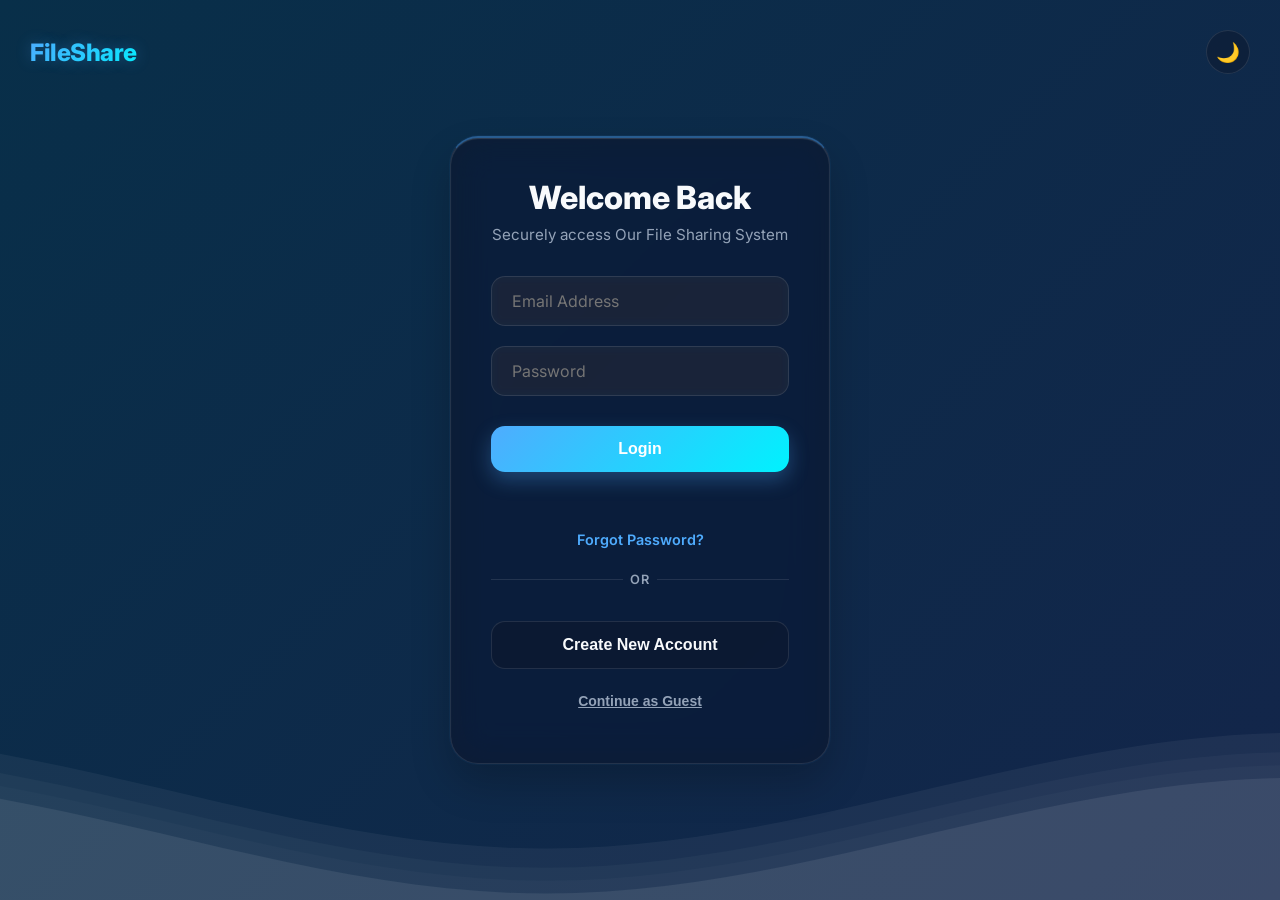
<file: Frontend/Dashboard/index.html>
<!DOCTYPE html>
<html lang="en">
<head>
  <meta charset="UTF-8">
  <meta name="viewport" content="width=device-width, initial-scale=1.0">
  <title>Dashboard - FileShare</title>
  <link href="https://fonts.googleapis.com/css2?family=Inter:wght@400;500;600;700&display=swap" rel="stylesheet">
  <link rel="stylesheet" href="https://cdnjs.cloudflare.com/ajax/libs/font-awesome/6.5.0/css/all.min.css">
  <link rel="stylesheet" href="style.css">
  <link rel="stylesheet" href="style_friends.css">
  <script>if (!localStorage.getItem('username')) window.location.href = '../Login page/index.html';</script>
  <style>
    /* Storage usage bar on dashboard */
    .storage-summary {
      background: var(--bg-glass);
      backdrop-filter: blur(16px) saturate(120%);
      -webkit-backdrop-filter: blur(16px) saturate(120%);
      border: 1px solid var(--border-glass);
      border-radius: 14px;
      padding: 16px 22px;
      box-shadow: 0 4px 16px rgba(0,0,0,0.08), var(--reflection);
      display: flex;
      align-items: center;
      gap: 16px;
      margin-bottom: 30px;
      flex-wrap: wrap;
    }
    .storage-icon { font-size: 22px; color: #4facfe; filter: drop-shadow(0 0 6px rgba(79,172,254,0.5)); }
    .storage-info { flex: 1; min-width: 180px; }
    .storage-label { font-size: 13px; font-weight: 600; color: var(--text-main); margin-bottom: 8px; display: flex; justify-content: space-between; }
    .storage-track { height: 7px; background: rgba(0,0,0,0.06); border-radius: 4px; overflow: hidden; }
    body.dark-mode .storage-track { background: rgba(255,255,255,0.1); }
    .storage-fill  { height: 100%; border-radius: 4px; background: linear-gradient(90deg, #4facfe, #00f2fe); transition: width 0.8s ease; }
    .storage-fill.warn { background: linear-gradient(90deg, #f97316, #ef4444); }
    .storage-pct { font-size: 13px; color: var(--text-muted); white-space: nowrap; }

    /* Uploaded files mini list */
    .upload-success-list {
      margin-top: 12px;
      display: flex;
      flex-direction: column;
      gap: 6px;
      max-height: 160px;
      overflow-y: auto;
    }
    .upload-success-item {
      display: flex;
      align-items: center;
      gap: 10px;
      padding: 8px 12px;
      background: rgba(34,197,94,0.08);
      border: 1px solid rgba(34,197,94,0.2);
      border-radius: 8px;
      font-size: 13px;
      color: var(--text-main);
      animation: slideInUp 0.3s ease;
    }
    .upload-success-item i { color: #22c55e; }
    .upload-success-item .file-size { margin-left: auto; color: var(--text-muted); font-size: 12px; }
    @keyframes slideInUp { from { opacity:0; transform: translateY(8px); } to { opacity:1; transform: translateY(0); } }
  </style>
</head>
<body>
  <script>
    if ((localStorage.getItem('fileShareTheme') || 'dark') === 'dark') document.body.classList.add('dark-mode');
    else document.body.classList.remove('dark-mode');
  </script>

  <div class="dashboard">
    <div class="sidebar">
      <h2 class="logo"><i class="fa-solid fa-layer-group" style="color:#4facfe; filter:drop-shadow(0 0 6px rgba(79,172,254,0.6));"></i> <span style="background:linear-gradient(135deg,#4facfe,#a855f7);-webkit-background-clip:text;background-clip:text;-webkit-text-fill-color:transparent;">FileShare</span></h2>
      <ul>
        <li class="active"><a href="index.html"><i class="fa-solid fa-house"></i> Dashboard</a></li>
        <li><a href="profile.html"><i class="fa-solid fa-user"></i> My Profile</a></li>
        <li><a href="files.html"><i class="fa-solid fa-folder"></i> My Files</a></li>
        <li><a href="settings.html"><i class="fa-solid fa-lock"></i> Account Security</a></li>
        <li><a href="app_settings.html"><i class="fa-solid fa-sliders"></i> App Settings</a></li>
      </ul>
      <div class="sidebar-footer">
        <button class="logout-btn-sidebar" id="sidebar-logout-btn">
          <i class="fa-solid fa-arrow-right-from-bracket"></i> Log Out
        </button>
      </div>
    </div>

    <div class="main">
      <div class="topbar">
        <div class="hamburger-menu" id="hamburger-menu"><span></span><span></span><span></span></div>
        <div class="search-bar">
          <i class="fa-solid fa-magnifying-glass"></i>
          <input type="text" placeholder="Search files..." id="dashboard-search">
        </div>
        <div class="user-area">
          <div class="theme-toggle" id="theme-toggle" style="cursor:pointer;font-size:20px;color:var(--text-muted);"><i class="fa-solid fa-moon"></i></div>
          <div class="topbar-icon-btn" id="open-friends-btn" title="Friends">
            <i class="fa-solid fa-user-group"></i>
            <span class="badge" id="friend-request-badge" style="display:none;">0</span>
          </div>
          <div class="notification" id="notification-bell">
            <i class="fa-solid fa-bell"></i><span class="badge">0</span>
            <div class="notification-dropdown" id="notification-dropdown">
              <div class="notification-header">
                <h3>Notifications</h3>
                <div class="clear-all" id="clear-notifications">Clear All</div>
              </div>
              <div class="notification-list" id="notification-list">
                <div class="notification-empty" id="notification-empty">No notifications</div>
              </div>
            </div>
          </div>
          <div class="user-profile" id="profile-btn">
            <span id="display-username">Loading...</span><i class="fa-solid fa-chevron-down"></i>
            <div class="profile-dropdown" id="profile-dropdown">
              <a href="profile.html"><i class="fa-regular fa-user"></i> My Profile</a>
              <a href="settings.html"><i class="fa-solid fa-lock"></i> Account Security</a>
              <a href="app_settings.html"><i class="fa-solid fa-sliders"></i> App Settings</a>
              <div class="dropdown-divider"></div>
              <a href="#" class="logout-text" id="logout-btn"><i class="fa-solid fa-arrow-right-from-bracket"></i> Log Out</a>
            </div>
          </div>
        </div>
      </div>

      <!-- Stats -->
      <div class="stats" id="stats-container"></div>

      <!-- Storage summary bar -->
      <div class="storage-summary">
        <i class="fa-solid fa-hard-drive storage-icon"></i>
        <div class="storage-info">
          <div class="storage-label">
            <span>Storage</span>
            <span id="dash-storage-text">0 MB of 1 GB</span>
          </div>
          <div class="storage-track">
            <div class="storage-fill" id="dash-storage-fill" style="width:0%;"></div>
          </div>
        </div>
        <div class="storage-pct"><span id="dash-storage-pct">0%</span> used</div>
        <a href="files.html" style="text-decoration:none;">
          <button style="padding:7px 14px;border-radius:8px;border:1px solid var(--border-glass);background:var(--bg-glass);color:var(--text-main);cursor:pointer;font-size:13px;font-weight:600;backdrop-filter:blur(8px);">
            Manage →
          </button>
        </a>
      </div>

      <!-- Transfer circles -->
      <div class="transfer">
        <div class="transfer-item">
          <a href="#" style="text-decoration:none;" id="send-files-btn">
            <div class="transfer-circle"><i class="fa-regular fa-paper-plane" style="color:#0088ff;"></i></div>
          </a>
          <p>Sent</p>
        </div>
        <div class="transfer-item">
          <a href="#" style="text-decoration:none;" id="receive-files-btn">
            <div class="transfer-circle" style="position:relative;">
              <i class="fa-solid fa-download" style="color:#4facfe;"></i>
              <span class="inbox-badge" id="inbox-badge" style="display:none;">0</span>
            </div>
          </a>
          <p>Receive</p>
        </div>
      </div>


      <div style="display:flex;align-items:center;justify-content:space-between;margin-bottom:15px;margin-top:10px;">
        <h2 class="section-title" style="margin-bottom:0;">Recent Files</h2>
        <a href="files.html" style="text-decoration:none;font-size:13px;color:#4facfe;font-weight:600;">View all →</a>
      </div>
      <div class="table-container" id="recent-files-container"></div>
    </div>
    
    <!-- FRIEND BAR -->
    <div class="friend-bar" id="friend-bar">
      <div class="friend-bar-header">
        <h3><i class="fa-solid fa-user-group"></i> Friends</h3>
        <button class="close-friends-btn" id="close-friends-btn"><i class="fa-solid fa-xmark"></i></button>
      </div>
      <div class="friend-search-wrap">
        <div class="friend-search-box">
          <i class="fa-solid fa-magnifying-glass"></i>
          <input type="text" id="friend-search-input" placeholder="Search friends...">
        </div>
        <button class="add-friend-trigger" id="add-friend-trigger-btn">
          <i class="fa-solid fa-user-plus"></i> Add New Friend
        </button>
      </div>
      <div class="friend-list-content" id="friend-list-content">
        <div class="friend-section-title"><i class="fa-solid fa-clock-rotate-left"></i> Loading...</div>
      </div>
    </div>
  </div>

  <!-- Upload Modal (Popup) -->
  <div class="modal-overlay" id="upload-modal">
    <div class="modal-content upload-modal-content">
      <button class="modal-close-btn" id="close-upload-modal"><i class="fa-solid fa-xmark"></i></button>
      <div class="upload-dropzone" id="upload-dropzone" style="margin-top:0;">
        <i class="fa-solid fa-cloud-arrow-up"></i>
        <h3>Drag &amp; Drop Files Here</h3>
        <p>Or click to browse your device</p>
        <input type="file" id="file-input" multiple>
        <button type="button" class="browse-btn" id="browse-btn"><i class="fa-solid fa-folder-open"></i> Browse Files</button>
      </div>
      
      <div id="upload-actions" style="display:none; flex-direction:column; gap:10px; margin-top: 15px;">
        <button type="button" class="browse-btn" id="start-upload-btn" style="background:linear-gradient(135deg, #a855f7, #6366f1); width:100%;">
          <i class="fa-solid fa-cloud-arrow-up"></i> Upload to Cloud
        </button>
        
        <div style="border-top: 1px dashed var(--border-glass); margin: 5px 0;"></div>
        
        <!-- Send to user - tabbed box -->
        <div class="send-box" id="send-box">
          <div class="send-box-tabs">
            <button type="button" class="send-tab active" data-tab="friends" id="send-tab-friends">
              <i class="fa-solid fa-user-group"></i> Friends
            </button>
            <button type="button" class="send-tab" data-tab="search" id="send-tab-search">
              <i class="fa-solid fa-magnifying-glass"></i> Search User
            </button>
          </div>

          <!-- Tab 1: Friends list -->
          <div class="send-tab-content active" id="send-panel-friends">
            <select id="p2p-target-username" style="padding:10px; border-radius:8px; border:1px solid var(--border-glass); background:var(--bg-glass); color:var(--text-main); font-family: inherit; width: 100%;">
              <option value="">Select a Friend...</option>
            </select>
            <!-- Guest P2P input (hidden for non-guests) -->
            <input class="guest-p2p" type="text" id="p2p-target-guest" placeholder="Enter Recipient's Username" style="display:none; padding:10px; border-radius:8px; border:1px solid var(--border-glass); background:var(--bg-glass); color:var(--text-main); font-family: inherit; width: 100%;" />
          </div>

          <!-- Tab 2: Search any user -->
          <div class="send-tab-content" id="send-panel-search">
            <div class="recipient-search-wrap" id="offline-recipient-wrap">
              <i class="fa-solid fa-at"></i>
              <input type="text" id="offline-recipient-username" placeholder="Type a username..." autocomplete="off" />
            </div>
            <!-- Live search results -->
            <div class="live-search-results" id="live-search-results" style="display:none;"></div>
            <!-- Selected user card -->
            <div class="selected-user-card" id="selected-user-card" style="display:none;"></div>
          </div>

          <!-- Shared send buttons -->
          <div class="send-box-buttons">
            <button type="button" class="browse-btn" id="start-p2p-btn" style="background:linear-gradient(135deg, #10b981, #059669); flex:1;">
              <i class="fa-solid fa-bolt"></i> Send Direct
            </button>
            <button type="button" class="browse-btn btn-offline-send" id="start-offline-btn" style="flex:1;">
              <i class="fa-solid fa-paper-plane"></i> Send Server
            </button>
          </div>
        </div>
      </div>
      <div class="upload-progress" id="upload-progress" style="display:none;">
        <div class="progress-bar"><div class="progress-fill" id="progress-fill"></div></div>
        <span id="progress-text">0%</span>
      </div>
      <!-- Success file list appears here -->
      <div class="upload-success-list" id="upload-success-list"></div>

      <!-- Suggested Friends for quick sharing -->
      <div class="suggested-friends" id="suggested-friends-container" style="display:none; margin-top:20px;">
      </div>
    </div>
  </div>

  <!-- Add Friend Modal -->
  <div class="modal-overlay" id="add-friend-modal">
    <div class="modal-content upload-modal-content" style="width:400px; padding-top:40px;">
      <button class="modal-close-btn" id="close-add-friend-modal"><i class="fa-solid fa-xmark"></i></button>
      <div style="text-align:center;">
        <i class="fa-solid fa-user-plus" style="font-size:40px; color:#4facfe; margin-bottom:15px;"></i>
        <h3 style="margin-bottom:8px; font-weight:700;">Add New Friend</h3>
        <p style="font-size:13px; color:var(--text-muted); margin-bottom:20px;">Search for a user by their username</p>
        <div class="form-group" style="text-align:left;">
          <div class="greeting-container" style="display:flex; align-items:center; gap:10px;">
            <div class="user-greeting" id="display-name" style="font-size: 20px; font-weight: 600;">Welcome</div>
            <span id="guest-badge" style="display:none; background: #ef4444; color: white; padding: 2px 6px; border-radius: 4px; font-size: 11px; text-transform: uppercase; font-weight: bold;">Guest</span>
          </div>
          <label style="font-size:12px; font-weight:600; color:var(--text-muted); margin-bottom:6px; display:block;">USERNAME</label>
          <input type="text" id="add-friend-username-input" class="text-input" placeholder="e.g. sourav123">
        </div>
        <div id="search-result-container" style="margin-top:15px; text-align:left;"></div>
        <button class="btn-primary" id="confirm-search-user-btn" style="width:100%; margin-top:20px; height:45px; justify-content:center; display:flex;">
          <i class="fa-solid fa-magnifying-glass"></i> Search User
        </button>
      </div>
    </div>
  </div>

  <!-- P2P Receive Modal -->
  <div class="modal-overlay" id="p2p-receive-modal">
    <div class="modal-content upload-modal-content" style="width:400px; padding-top:40px; text-align:center;">
      <i class="fa-solid fa-bolt" style="font-size:40px; color:#10b981; margin-bottom:15px;"></i>
      <h3 style="margin-bottom:8px; font-weight:700;">Incoming File Transfer</h3>
      <p style="font-size:13px; color:var(--text-muted); margin-bottom:20px;" id="p2p-sender-text">Someone wants to send you a file.</p>
      
      <div style="display:flex; gap:10px; justify-content:center;" id="p2p-action-buttons">
        <button class="btn-primary" id="accept-p2p-btn" style="background:#10b981; flex:1;">Accept</button>
        <button class="btn-primary" id="reject-p2p-btn" style="background:#ef4444; flex:1;">Reject</button>
      </div>
      
      <div class="upload-progress" id="p2p-receive-progress" style="display:none; margin-top:20px;">
        <div class="progress-bar"><div class="progress-fill" id="p2p-receive-fill"></div></div>
        <span id="p2p-receive-pct">0%</span>
        <div id="p2p-receive-status" style="font-size:12px; color:var(--text-muted); margin-top:8px;">Transferring...</div>
      </div>
    </div>
  </div>

  <!-- Guest Upgrade Modal -->
  <div class="modal-overlay" id="guest-upgrade-modal">
    <div class="modal-content upload-modal-content" style="width:400px; padding-top:40px;">
      <button class="modal-close-btn" id="close-guest-upgrade-modal"><i class="fa-solid fa-xmark"></i></button>
      <div style="text-align:center;">
        <i class="fa-solid fa-star" style="font-size:40px; color:#f59e0b; margin-bottom:15px;"></i>
        <h3 style="margin-bottom:8px; font-weight:700;">File Sent Successfully!</h3>
        <p style="font-size:13px; color:var(--text-muted); margin-bottom:20px;">You are currently using a temporary Guest Account. Upgrade to a full account to save your files permanently, add friends, and claim a personalized username!</p>
        <button class="btn-primary" onclick="window.location.href='../Signup page/index.html'" style="width:100%; margin-top:10px; height:45px; justify-content:center; display:flex; background: linear-gradient(135deg, #d946ef, #a855f7);">
          <i class="fa-solid fa-user-plus"></i> Create Full Account
        </button>
        <button id="dismiss-upgrade-btn" style="background:transparent; border:none; color:var(--text-muted); font-size:12px; margin-top:15px; cursor:pointer; text-decoration:underline;">
          Maybe Later
        </button>
      </div>
    </div>
  </div>

  <!-- Incoming Transfers Modal -->
  <div class="modal-overlay" id="transfer-inbox-modal">
    <div class="modal-content upload-modal-content transfer-inbox-content" style="padding-top:40px;">
      <button class="modal-close-btn" id="close-transfer-inbox"><i class="fa-solid fa-xmark"></i></button>
      <div style="text-align:center;">
        <i class="fa-solid fa-inbox" style="font-size:40px; color:#4facfe; margin-bottom:12px;"></i>
        <h3 style="margin-bottom:6px; font-weight:700;">Incoming Transfers</h3>
        <p style="font-size:13px; color:var(--text-muted); margin-bottom:20px;">Files sent to you while you were offline</p>
      </div>
      <div class="transfer-inbox-scroll" id="transfer-inbox-list">
        <div class="transfer-inbox-empty">
          <i class="fa-solid fa-box-open"></i>
          <p>No pending transfers</p>
        </div>
      </div>
    </div>
  </div>

  <script src="webrtc.js"></script>
  <script src="script.js"></script>
  <script>
    document.addEventListener('DOMContentLoaded', () => {
      // Populate storage bar from cache
      function updateDashStorage(mb) {
        const QUOTA = 1024;
        const pct = Math.min((mb / QUOTA) * 100, 100).toFixed(1);
        document.getElementById('dash-storage-fill').style.width = pct + '%';
        if (parseFloat(pct) >= 80) document.getElementById('dash-storage-fill').classList.add('warn');
        document.getElementById('dash-storage-text').textContent = mb >= 1024
          ? `${(mb/1024).toFixed(2)} GB of 1 GB`
          : `${parseFloat(mb).toFixed(1)} MB of 1 GB`;
        document.getElementById('dash-storage-pct').textContent = pct + '%';
      }
      const cachedMb = parseFloat(localStorage.getItem('userStorageMB') || '0');
      updateDashStorage(cachedMb);

      // Search filters the recent files table
      const searchInput = document.getElementById('dashboard-search');
      if (searchInput) {
        searchInput.addEventListener('input', () => {
          const q = searchInput.value.toLowerCase();
          document.querySelectorAll('#recent-files-container tbody tr').forEach(row => {
            row.style.display = row.textContent.toLowerCase().includes(q) ? '' : 'none';
          });
        });
      }
    });
  </script>
</body>
</html>
</file>
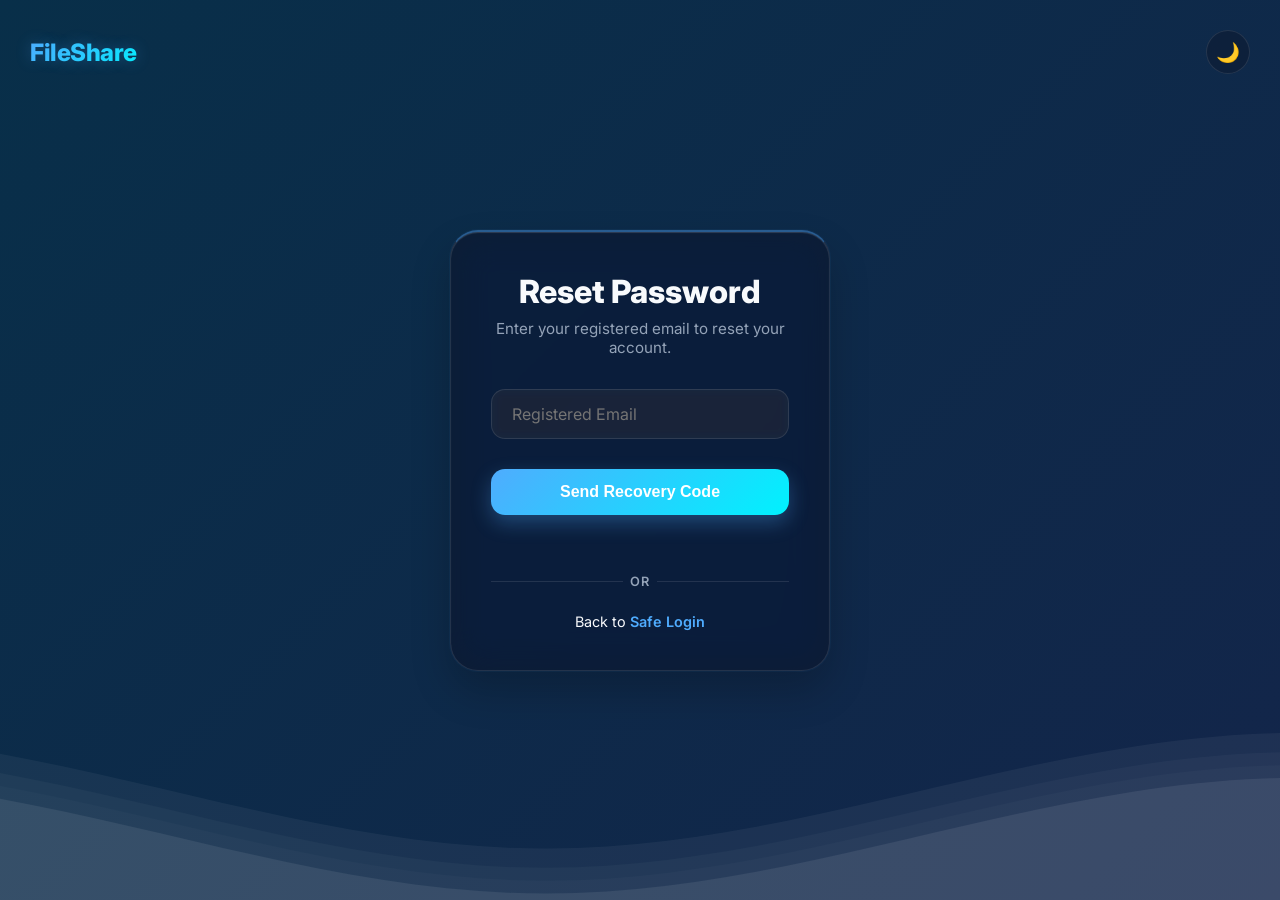
<file: Frontend/forgot-password/index.html>
<!DOCTYPE html>
<html lang="en">
<head>
    <meta charset="UTF-8">
    <title>Forgot Password | FileShare</title>
    <meta name="viewport" content="width=device-width, initial-scale=1.0">
    <link rel="stylesheet" href="../auth-shared.css">
</head>
<body class="dark-mode">

    <header class="main-header">
        <h1 class="project-title">FileShare</h1>
        <button class="mode-toggle-btn" id="modeBtn">🌙</button>
    </header>

    <div class="auth-container">
        <div class="glass-card">
            <h2>Reset Password</h2>
            <p class="subtitle">Enter your registered email to reset your account.</p>

            <div class="input-group">
                <input type="email" id="email" placeholder="Registered Email" required>
            </div>

            <button id="sendOtpBtn" class="auth-btn">Send Recovery Code</button>

            <!-- OTP Section -->
            <div id="otpSection" style="display:none; margin-top:20px;">
                <div class="input-group">
                    <input type="text" id="otpInput" placeholder="Enter 6-digit Code" maxlength="6" style="text-align: center; letter-spacing: 0.2em;">
                </div>
                <button id="verifyOtpBtn" class="auth-btn">Verify & Proceed</button>
                <div class="auth-links" style="margin-top: 15px;">
                    Didn't receive code? <a href="#" id="resendBtn">Resend Code</a>
                </div>
            </div>

            <p id="message"></p>

            <div class="divider">OR</div>

            <div class="auth-links">
                Back to <a href="../Login page/index.html">Safe Login</a>
            </div>
        </div>
    </div>

    <!-- Waves Background -->
    <div class="waves-container">
        <svg class="waves" xmlns="http://www.w3.org/2000/svg" xmlns:xlink="http://www.w3.org/1999/xlink"
        viewBox="0 24 150 28" preserveAspectRatio="none" shape-rendering="auto">
            <defs>
                <path id="gentle-wave" d="M-160 44c30 0 58-18 88-18s 58 18 88 18 58-18 88-18 58 18 88 18 v44h-352z" />
            </defs>
            <g class="parallax">
                <use xlink:href="#gentle-wave" x="48" y="0" fill="var(--wave-color)" />
                <use xlink:href="#gentle-wave" x="48" y="3" fill="var(--wave-color-2)" />
                <use xlink:href="#gentle-wave" x="48" y="5" fill="var(--wave-color-3)" />
                <use xlink:href="#gentle-wave" x="48" y="7" fill="var(--wave-color-4)" />
            </g>
        </svg>
    </div>

    <script src="script.js"></script>
</body>
</html>
</file>
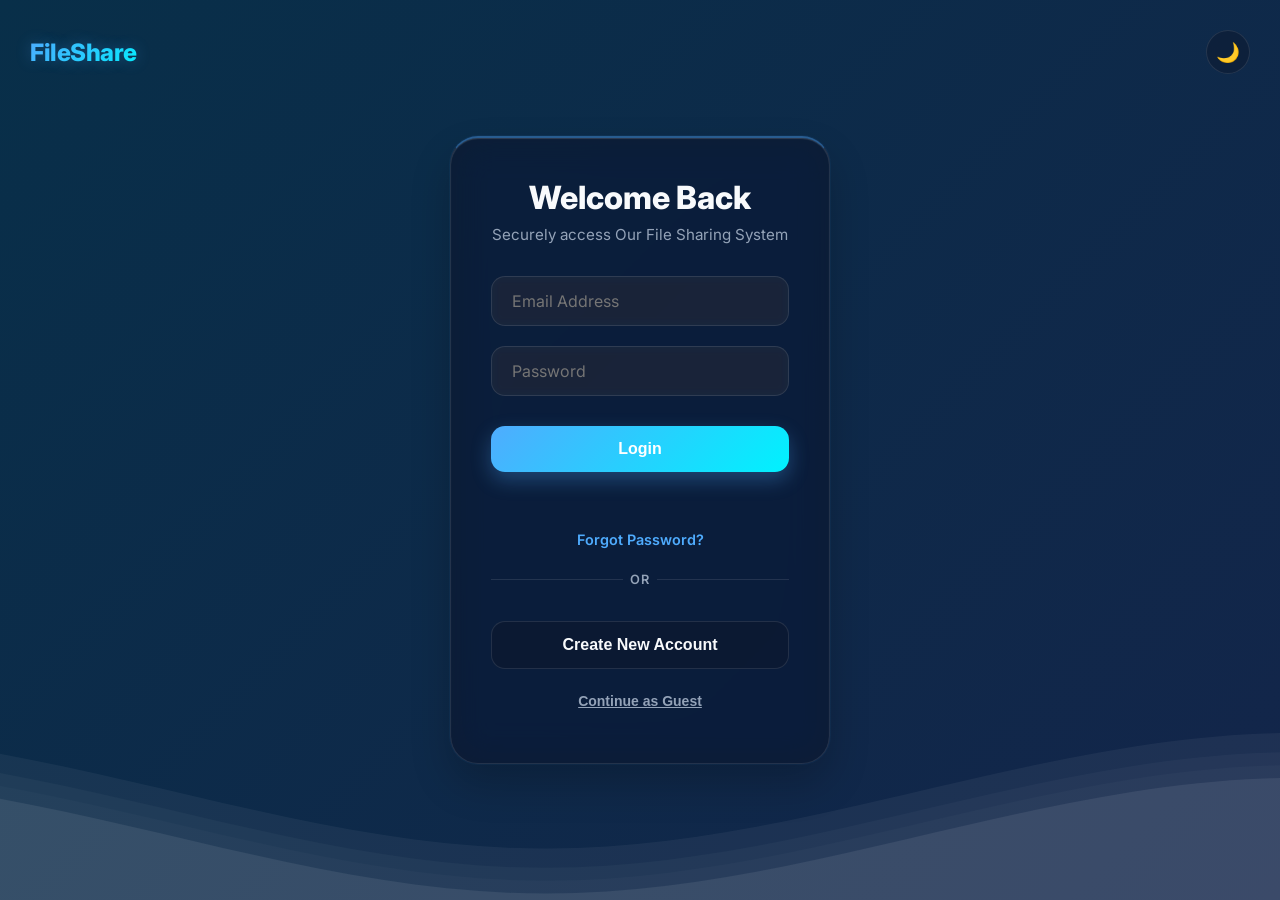
<file: Frontend/Login page/index.html>
<!DOCTYPE html>
<html lang="en">

<head>
    <meta charset="UTF-8">
    <title>Login | FileShare</title>
    <meta name="viewport" content="width=device-width, initial-scale=1.0">
    <link rel="stylesheet" href="../auth-shared.css">
</head>

<body class="dark-mode">

    <header class="main-header">
        <h1 class="project-title">FileShare</h1>
        <button class="mode-toggle-btn" id="modeBtn">🌙</button>
    </header>

    <div class="auth-container">
        <div class="glass-card">
            <h2>Welcome Back</h2>
            <p class="subtitle">Securely access Our File Sharing System </p>

            <div class="input-group">
                <input type="email" id="email" placeholder="Email Address" required>
            </div>

            <div class="input-group">
                <input type="password" id="password" placeholder="Password" required>
            </div>

            <button id="loginBtn" class="auth-btn">Login</button>

            <p id="message"></p>

            <div class="auth-links">
                <a href="../forgot-password/index.html">Forgot Password?</a>
            </div>

            <div class="divider">OR</div>

            <button onclick="location.href='../Signup page/index.html'" class="auth-btn"
                style="background: var(--bg-glass); color: var(--text-main); border: 1px solid var(--border-glass); box-shadow: none;">Create
                New Account</button>

            <button id="guestLoginBtn" class="auth-btn"
                style="background: transparent; color: var(--text-muted); border: none; box-shadow: none; margin-top: 10px; font-size: 14px; text-decoration: underline;">
                Continue as Guest
            </button>
        </div>
    </div>

    <!-- Waves Background -->
    <div class="waves-container">
        <svg class="waves" xmlns="http://www.w3.org/2000/svg" xmlns:xlink="http://www.w3.org/1999/xlink"
            viewBox="0 24 150 28" preserveAspectRatio="none" shape-rendering="auto">
            <defs>
                <path id="gentle-wave" d="M-160 44c30 0 58-18 88-18s 58 18 88 18 58-18 88-18 58 18 88 18 v44h-352z" />
            </defs>
            <g class="parallax">
                <use xlink:href="#gentle-wave" x="48" y="0" fill="var(--wave-color)" />
                <use xlink:href="#gentle-wave" x="48" y="3" fill="var(--wave-color-2)" />
                <use xlink:href="#gentle-wave" x="48" y="5" fill="var(--wave-color-3)" />
                <use xlink:href="#gentle-wave" x="48" y="7" fill="var(--wave-color-4)" />
            </g>
        </svg>
    </div>

    <script src="script.js"></script>
</body>

</html>
</file>
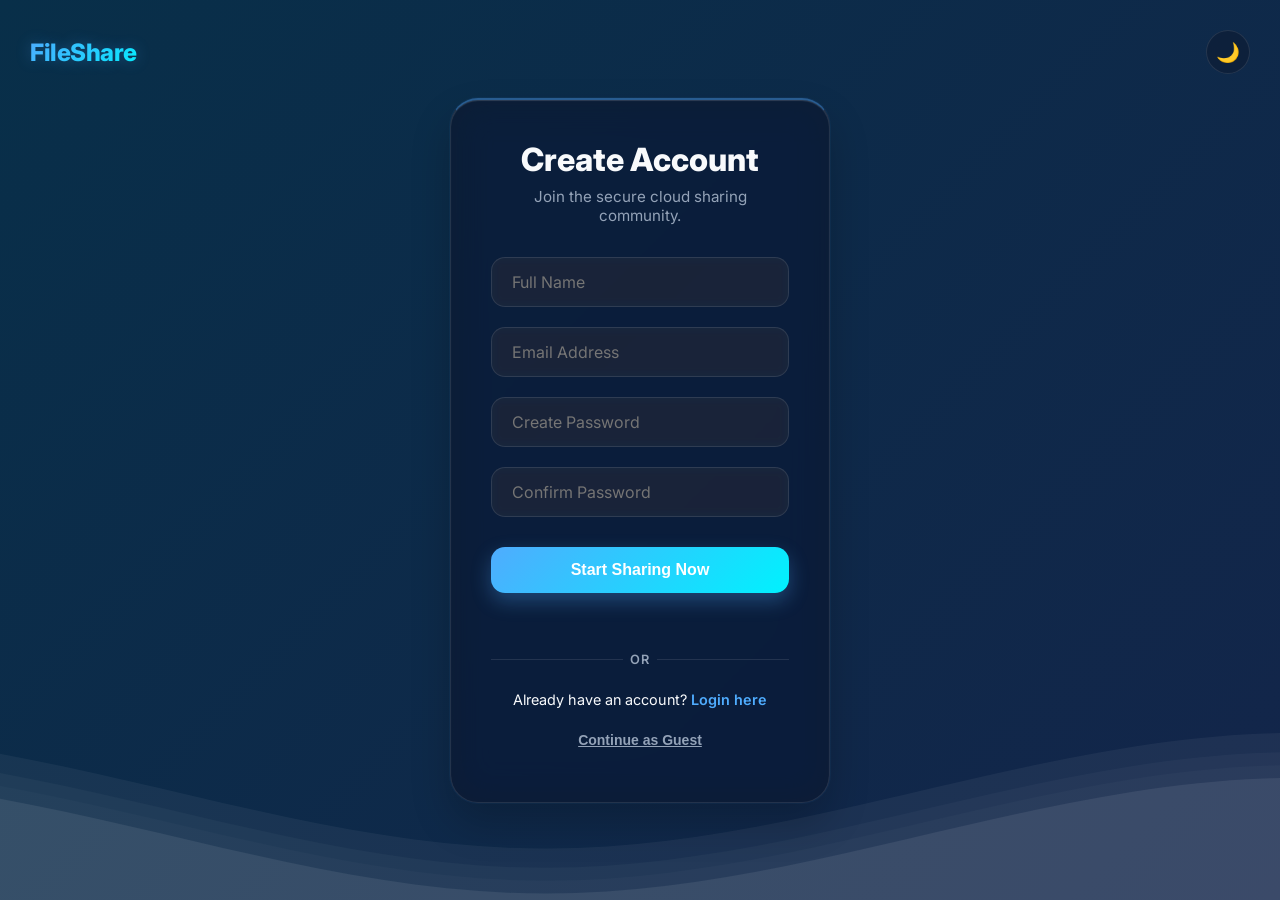
<file: Frontend/Signup page/index.html>
<!DOCTYPE html>
<html lang="en">

<head>
    <meta charset="UTF-8">
    <title>Sign Up | FileShare</title>
    <meta name="viewport" content="width=device-width, initial-scale=1.0">
    <link rel="stylesheet" href="../auth-shared.css">
</head>

<body class="dark-mode">

    <header class="main-header">
        <h1 class="project-title">FileShare</h1>
        <button class="mode-toggle-btn" id="modeBtn">🌙</button>
    </header>

    <div class="auth-container">
        <div class="glass-card">
            <h2>Create Account</h2>
            <p class="subtitle">Join the secure cloud sharing community.</p>

            <div class="input-group">
                <input type="text" id="username" placeholder="Full Name" required>
            </div>

            <div class="input-group">
                <input type="email" id="email" placeholder="Email Address" required>
            </div>

            <div class="input-group">
                <input type="password" id="password" placeholder="Create Password" required>
            </div>

            <div class="input-group">
                <input type="password" id="confirmPassword" placeholder="Confirm Password" required>
            </div>

            <button id="signupBtn" class="auth-btn">Start Sharing Now</button>

            <p id="message"></p>

            <div class="divider">OR</div>
            <!-- Back to Login -->
            <div class="auth-links">
                Already have an account? <a href="../Login page/index.html">Login here</a>
            </div>

            <button id="guestLoginBtn" class="auth-btn"
                style="background: transparent; color: var(--text-muted); border: none; box-shadow: none; margin-top: 10px; font-size: 14px; text-decoration: underline;">
                Continue as Guest
            </button>
        </div>
    </div>

    <!-- Waves Background -->
    <div class="waves-container">
        <svg class="waves" xmlns="http://www.w3.org/2000/svg" xmlns:xlink="http://www.w3.org/1999/xlink"
            viewBox="0 24 150 28" preserveAspectRatio="none" shape-rendering="auto">
            <defs>
                <path id="gentle-wave" d="M-160 44c30 0 58-18 88-18s 58 18 88 18 58-18 88-18 58 18 88 18 v44h-352z" />
            </defs>
            <g class="parallax">
                <use xlink:href="#gentle-wave" x="48" y="0" fill="var(--wave-color)" />
                <use xlink:href="#gentle-wave" x="48" y="3" fill="var(--wave-color-2)" />
                <use xlink:href="#gentle-wave" x="48" y="5" fill="var(--wave-color-3)" />
                <use xlink:href="#gentle-wave" x="48" y="7" fill="var(--wave-color-4)" />
            </g>
        </svg>
    </div>

    <script src="script.js"></script>
</body>

</html>
</file>
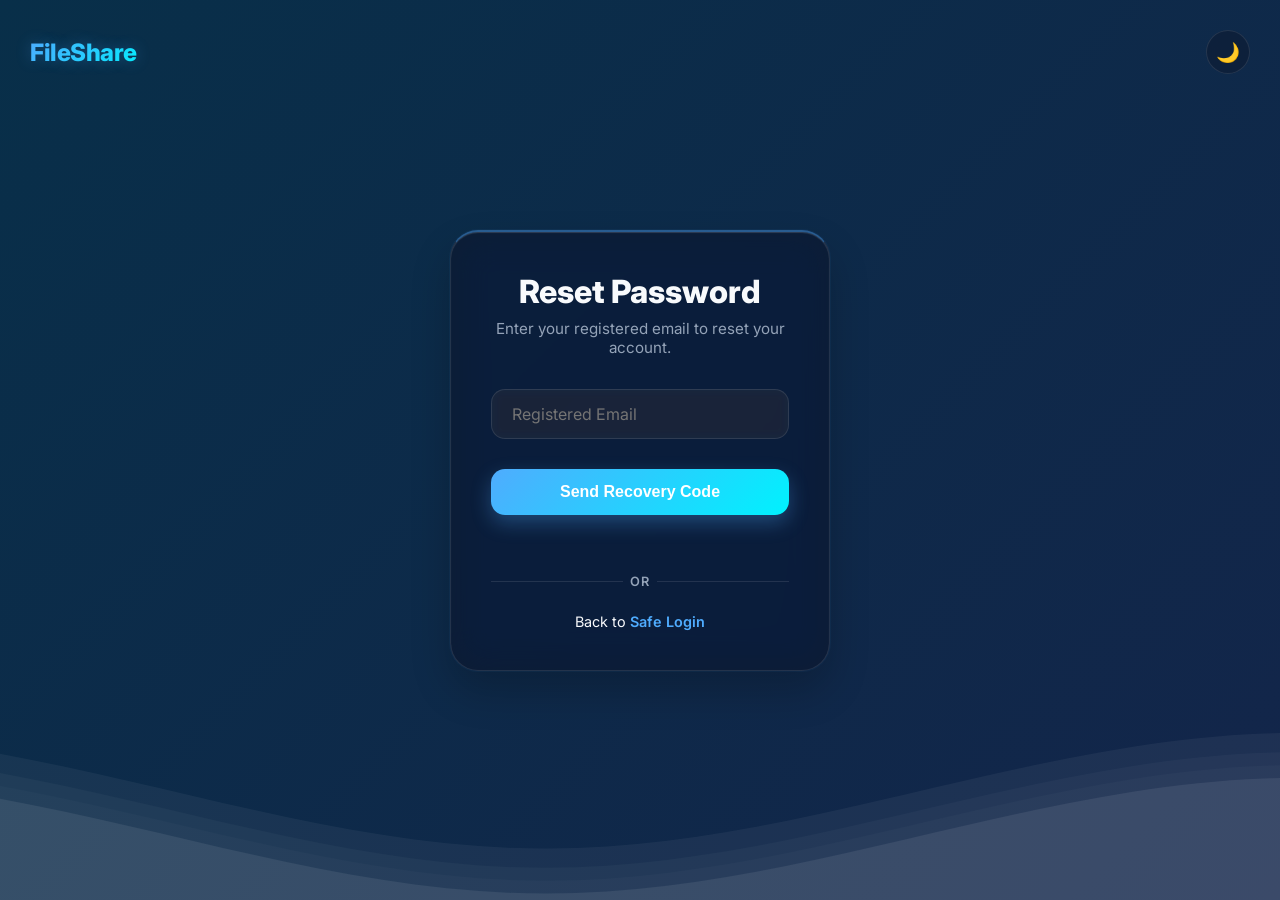
<file: Frontend/forgot-password/change password/index.html>
<!DOCTYPE html>
<html lang="en">
<head>
    <meta charset="UTF-8">
    <title>Change Password | FileShare</title>
    <meta name="viewport" content="width=device-width, initial-scale=1.0">
    <link rel="stylesheet" href="../../auth-shared.css">
</head>
<body class="dark-mode">

    <header class="main-header">
        <h1 class="project-title">FileShare</h1>
        <button class="mode-toggle-btn" id="modeBtn">🌙</button>
    </header>

    <div class="auth-container">
        <div class="glass-card">
            <h2>Secure Reset</h2>
            <p class="subtitle">Specify your new strong password.</p>

            <div class="input-group">
                <input type="password" id="newPassword" placeholder="New Password" required>
            </div>
            
            <div class="input-group">
                <input type="password" id="confirmPassword" placeholder="Verify New Password" required>
            </div>

            <button id="resetBtn" class="auth-btn">Update Password</button>

            <p id="message"></p>

            <div class="divider">OR</div>

            <div class="auth-links">
                Return to <a href="../../Login page/index.html">Safe Login</a>
            </div>
        </div>
    </div>

    <!-- Waves Background -->
    <div class="waves-container">
        <svg class="waves" xmlns="http://www.w3.org/2000/svg" xmlns:xlink="http://www.w3.org/1999/xlink"
        viewBox="0 24 150 28" preserveAspectRatio="none" shape-rendering="auto">
            <defs>
                <path id="gentle-wave" d="M-160 44c30 0 58-18 88-18s 58 18 88 18 58-18 88-18 58 18 88 18 v44h-352z" />
            </defs>
            <g class="parallax">
                <use xlink:href="#gentle-wave" x="48" y="0" fill="var(--wave-color)" />
                <use xlink:href="#gentle-wave" x="48" y="3" fill="var(--wave-color-2)" />
                <use xlink:href="#gentle-wave" x="48" y="5" fill="var(--wave-color-3)" />
                <use xlink:href="#gentle-wave" x="48" y="7" fill="var(--wave-color-4)" />
            </g>
        </svg>
    </div>

    <script src="script.js"></script>
</body>
</html>
</file>
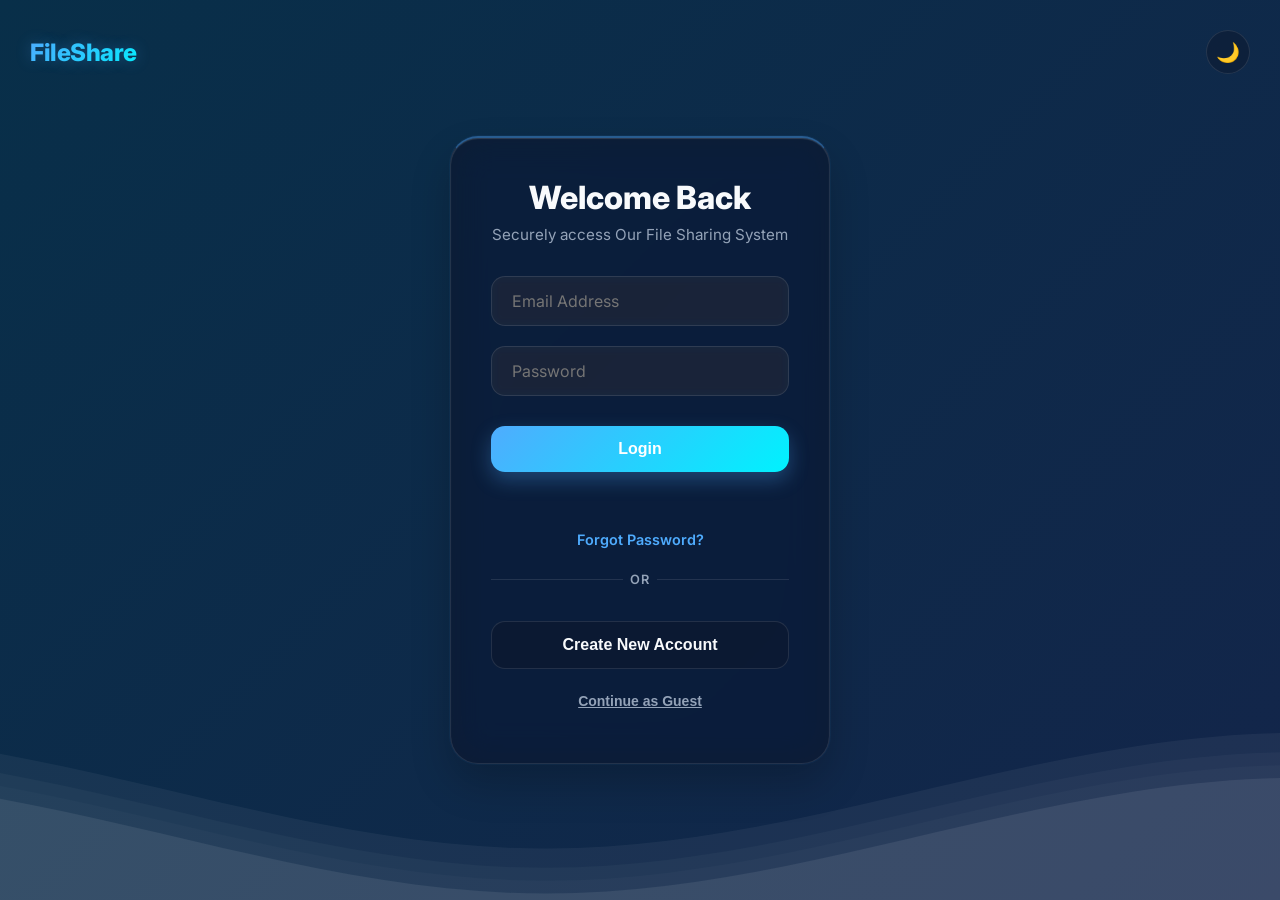
<file: Frontend/Dashboard/app_settings.html>
<!DOCTYPE html>
<html lang="en">
<head>
  <meta charset="UTF-8">
  <meta name="viewport" content="width=device-width, initial-scale=1.0">
  <title>App Settings - FileShare</title>
  <link href="https://fonts.googleapis.com/css2?family=Inter:wght@400;500;600;700&display=swap" rel="stylesheet">
  <link rel="stylesheet" href="https://cdnjs.cloudflare.com/ajax/libs/font-awesome/6.5.0/css/all.min.css">
  <link rel="stylesheet" href="style.css">
  <script>if (!localStorage.getItem('username')) window.location.href = '../Login page/index.html';</script>
  <style>
    .settings-page-wrap { max-width: 660px; margin: 0 auto; padding: 30px 0 50px; display: flex; flex-direction: column; gap: 20px; }
    .settings-section { background: var(--bg-glass); backdrop-filter: blur(16px) saturate(120%); -webkit-backdrop-filter: blur(16px) saturate(120%); border: 1px solid var(--border-glass); border-radius: 18px; padding: 24px 28px; box-shadow: 0 4px 6px -1px rgba(0,0,0,0.02), 0 2px 4px -2px rgba(0,0,0,0.02); }
    body.dark-mode .settings-section { box-shadow: 0 8px 32px rgba(0,0,0,0.1), var(--reflection); }
    .settings-section-header { display: flex; align-items: center; gap: 12px; margin-bottom: 20px; padding-bottom: 14px; border-bottom: 1px solid var(--border-glass); }
    .settings-section-icon { width: 38px; height: 38px; border-radius: 10px; display: flex; align-items: center; justify-content: center; font-size: 16px; flex-shrink: 0; }
    .settings-section-icon.blue   { background: rgba(59,130,246,0.15); color: #3b82f6; }
    .settings-section-icon.purple { background: rgba(168,85,247,0.15); color: #a855f7; }
    .settings-section-icon.green  { background: rgba(34,197,94,0.15);  color: #22c55e; }
    .settings-section-icon.orange { background: rgba(249,115,22,0.15); color: #f97316; }
    .settings-section-title { font-size: 15px; font-weight: 700; color: var(--text-main); }
    .settings-section-sub   { font-size: 12.5px; color: var(--text-muted); margin-top: 2px; }
    .setting-row { display: flex; align-items: center; justify-content: space-between; padding: 14px 0; border-bottom: 1px solid var(--border-glass); }
    .setting-row:last-child { border-bottom: none; padding-bottom: 0; }
    .setting-row:first-child { padding-top: 0; }
    .setting-row-info h4 { font-size: 14px; font-weight: 600; color: var(--text-main); margin-bottom: 3px; }
    .setting-row-info p  { font-size: 12.5px; color: var(--text-muted); }
    .toggle-switch { position: relative; display: inline-block; width: 44px; height: 24px; flex-shrink: 0; }
    .toggle-switch input { opacity: 0; width: 0; height: 0; }
    .toggle-slider { position: absolute; inset: 0; background: #e2e8f0; border-radius: 24px; cursor: pointer; transition: background 0.25s ease; border: 1px solid rgba(0,0,0,0.05); }
    body.dark-mode .toggle-slider { background: rgba(255,255,255,0.15); border: 1px solid var(--border-glass); }
    .toggle-slider::before { content: ''; position: absolute; width: 18px; height: 18px; left: 2px; top: 2px; background: white; border-radius: 50%; transition: transform 0.25s ease; box-shadow: 0 1px 4px rgba(0,0,0,0.2); }
    .toggle-switch input:checked + .toggle-slider { background: linear-gradient(135deg, #4facfe, #3b82f6); border-color: transparent; }
    body.dark-mode .toggle-switch input:checked + .toggle-slider { background: linear-gradient(135deg, #4facfe, #00f2fe); box-shadow: 0 0 10px rgba(79,172,254,0.4); }
    .toggle-switch input:checked + .toggle-slider::before { transform: translateX(20px); }
    .setting-select { padding: 8px 12px; border-radius: 10px; border: 1px solid rgba(0,0,0,0.12); background: #fff; color: var(--text-main); font-family: inherit; font-size: 13.5px; outline: none; cursor: pointer; min-width: 140px; transition: all 0.2s ease; }
    body.dark-mode .setting-select { border: 1px solid var(--border-glass); background: var(--bg-glass); backdrop-filter: blur(8px); }
    .setting-select:focus { border-color: #3b82f6; box-shadow: 0 0 0 3px rgba(59, 130, 246, 0.1); }
    .btn-settings-primary { display: inline-flex; align-items: center; gap: 8px; padding: 10px 22px; border-radius: 10px; font-size: 13.5px; font-weight: 600; cursor: pointer; border: none; background: linear-gradient(135deg, #4facfe 0%, #00f2fe 100%); color: white; box-shadow: 0 4px 14px rgba(79,172,254,0.4); transition: all 0.2s ease; }
    .btn-settings-primary:hover { transform: translateY(-2px); box-shadow: 0 8px 22px rgba(79,172,254,0.5); }
    .saved-badge { display: inline-flex; align-items: center; gap: 6px; padding: 6px 14px; border-radius: 8px; background: rgba(34,197,94,0.12); border: 1px solid rgba(34,197,94,0.3); color: #22c55e; font-size: 13px; font-weight: 600; opacity: 0; transition: opacity 0.3s ease; }
    .saved-badge.show { opacity: 1; }
  </style>
</head>
<body>
  <script>
    if ((localStorage.getItem('fileShareTheme') || 'dark') === 'dark') document.body.classList.add('dark-mode');
    else document.body.classList.remove('dark-mode');
  </script>
  <div class="dashboard">
    <div class="sidebar">
      <h2 class="logo"><i class="fa-solid fa-layer-group" style="color:#4facfe; filter:drop-shadow(0 0 6px rgba(79,172,254,0.6));"></i> <span style="background:linear-gradient(135deg,#4facfe,#a855f7);-webkit-background-clip:text;background-clip:text;-webkit-text-fill-color:transparent;">FileShare</span></h2>
      <ul>
        <li><a href="index.html"><i class="fa-solid fa-house"></i> Dashboard</a></li>
        <li><a href="profile.html"><i class="fa-solid fa-user"></i> My Profile</a></li>
        <li><a href="files.html"><i class="fa-solid fa-folder"></i> My Files</a></li>
        <li><a href="settings.html"><i class="fa-solid fa-lock"></i> Account Security</a></li>
        <li class="active"><a href="app_settings.html"><i class="fa-solid fa-sliders"></i> App Settings</a></li>
      </ul>
      <div class="sidebar-footer">
        <button class="logout-btn-sidebar" id="sidebar-logout-btn">
          <i class="fa-solid fa-arrow-right-from-bracket"></i> Log Out
        </button>
      </div>
    </div>
    <div class="main">
      <div class="topbar">
        <div class="hamburger-menu" id="hamburger-menu"><span></span><span></span><span></span></div>
        <div class="search-bar"><i class="fa-solid fa-magnifying-glass"></i><input type="text" placeholder="Search..."></div>
        <div class="user-area">
          <div class="theme-toggle" id="theme-toggle" style="cursor:pointer;font-size:20px;color:var(--text-muted);"><i class="fa-solid fa-moon"></i></div>
          <div class="notification" id="notification-bell"><i class="fa-solid fa-bell"></i><span class="badge">0</span>
            <div class="notification-dropdown" id="notification-dropdown">
              <div class="notification-header"><h3>Notifications</h3><div class="clear-all" id="clear-notifications">Clear All</div></div>
              <div class="notification-list" id="notification-list"><div class="notification-empty">No notifications</div></div>
            </div>
          </div>
          <div class="user-profile" id="profile-btn">
            <span id="display-username">Loading...</span><i class="fa-solid fa-chevron-down"></i>
            <div class="profile-dropdown" id="profile-dropdown">
              <a href="profile.html"><i class="fa-regular fa-user"></i> My Profile</a>
              <a href="settings.html"><i class="fa-solid fa-lock"></i> Account Security</a>
              <a href="app_settings.html"><i class="fa-solid fa-sliders"></i> App Settings</a>
              <div class="dropdown-divider"></div>
              <a href="#" class="logout-text" id="logout-btn"><i class="fa-solid fa-arrow-right-from-bracket"></i> Log Out</a>
            </div>
          </div>
        </div>
      </div>

      <div class="settings-page-wrap">
        <div class="settings-section">
          <div class="settings-section-header">
            <div class="settings-section-icon blue"><i class="fa-solid fa-bell"></i></div>
            <div><p class="settings-section-title">Notifications</p><p class="settings-section-sub">Control what alerts you receive</p></div>
          </div>
          <div class="setting-row"><div class="setting-row-info"><h4>Email Notifications</h4><p>Receive updates about shared files and account activity</p></div><label class="toggle-switch"><input type="checkbox" id="pref-email-notif" checked><span class="toggle-slider"></span></label></div>
          <div class="setting-row"><div class="setting-row-info"><h4>Upload Alerts</h4><p>Notify when a file upload completes</p></div><label class="toggle-switch"><input type="checkbox" id="pref-upload-alert" checked><span class="toggle-slider"></span></label></div>
          <div class="setting-row"><div class="setting-row-info"><h4>Share Notifications</h4><p>Alert when someone downloads your shared file</p></div><label class="toggle-switch"><input type="checkbox" id="pref-share-notif"><span class="toggle-slider"></span></label></div>
        </div>

        <div class="settings-section">
          <div class="settings-section-header">
            <div class="settings-section-icon purple"><i class="fa-solid fa-folder-open"></i></div>
            <div><p class="settings-section-title">Files & Display</p><p class="settings-section-sub">Customize how files are shown</p></div>
          </div>
          <div class="setting-row"><div class="setting-row-info"><h4>Default File View</h4><p>Choose between list or grid layout</p></div><select class="setting-select" id="pref-file-view"><option value="list">List View</option><option value="grid">Grid View</option></select></div>
          <div class="setting-row"><div class="setting-row-info"><h4>Auto-Sort Files</h4><p>Sort uploaded files by date automatically</p></div><label class="toggle-switch"><input type="checkbox" id="pref-auto-sort" checked><span class="toggle-slider"></span></label></div>
          <div class="setting-row"><div class="setting-row-info"><h4>Show File Previews</h4><p>Display image thumbnails in file list</p></div><label class="toggle-switch"><input type="checkbox" id="pref-previews" checked><span class="toggle-slider"></span></label></div>
        </div>

        <div class="settings-section">
          <div class="settings-section-header">
            <div class="settings-section-icon green"><i class="fa-solid fa-rotate"></i></div>
            <div><p class="settings-section-title">Sync & Storage</p><p class="settings-section-sub">Manage syncing behaviour</p></div>
          </div>
          <div class="setting-row"><div class="setting-row-info"><h4>Auto-Sync After Upload</h4><p>Refresh file list automatically after upload</p></div><label class="toggle-switch"><input type="checkbox" id="pref-auto-sync" checked><span class="toggle-slider"></span></label></div>
          <div class="setting-row"><div class="setting-row-info"><h4>Storage Warning</h4><p>Alert when storage exceeds 80% of quota</p></div><label class="toggle-switch"><input type="checkbox" id="pref-storage-warn" checked><span class="toggle-slider"></span></label></div>
        </div>

        <div class="settings-section">
          <div class="settings-section-header">
            <div class="settings-section-icon orange"><i class="fa-solid fa-shield-halved"></i></div>
            <div><p class="settings-section-title">Privacy</p><p class="settings-section-sub">Control data and analytics</p></div>
          </div>
          <div class="setting-row"><div class="setting-row-info"><h4>Activity Tracking</h4><p>Track file events for your profile activity chart</p></div><label class="toggle-switch"><input type="checkbox" id="pref-activity-track" checked><span class="toggle-slider"></span></label></div>
          <div class="setting-row"><div class="setting-row-info"><h4>Public Profile</h4><p>Allow others to find you by username</p></div><label class="toggle-switch"><input type="checkbox" id="pref-public-profile"><span class="toggle-slider"></span></label></div>
        </div>

        <div style="display:flex;align-items:center;gap:16px;">
          <button class="btn-settings-primary" id="save-prefs-btn"><i class="fa-solid fa-floppy-disk"></i> Save Preferences</button>
          <span class="saved-badge" id="prefs-saved-badge"><i class="fa-solid fa-circle-check"></i> Saved!</span>
        </div>
      </div>
    </div>
  </div>

  <script src="webrtc.js"></script>
  <script src="script.js"></script>
  <script>
    document.addEventListener('DOMContentLoaded', () => {
      const KEYS = ['pref-email-notif','pref-upload-alert','pref-share-notif','pref-file-view','pref-auto-sort','pref-previews','pref-auto-sync','pref-storage-warn','pref-activity-track','pref-public-profile'];
      KEYS.forEach(id => {
        const el = document.getElementById(id);
        if (!el) return;
        const saved = localStorage.getItem(`appPref_${id}`);
        if (saved === null) return;
        if (el.type === 'checkbox') el.checked = saved === 'true'; else el.value = saved;
      });
      document.getElementById('save-prefs-btn').addEventListener('click', () => {
        KEYS.forEach(id => {
          const el = document.getElementById(id);
          if (!el) return;
          localStorage.setItem(`appPref_${id}`, el.type === 'checkbox' ? el.checked : el.value);
        });
        const badge = document.getElementById('prefs-saved-badge');
        badge.classList.add('show');
        setTimeout(() => badge.classList.remove('show'), 2500);
      });
    });
  </script>
</body>
</html>
</file>
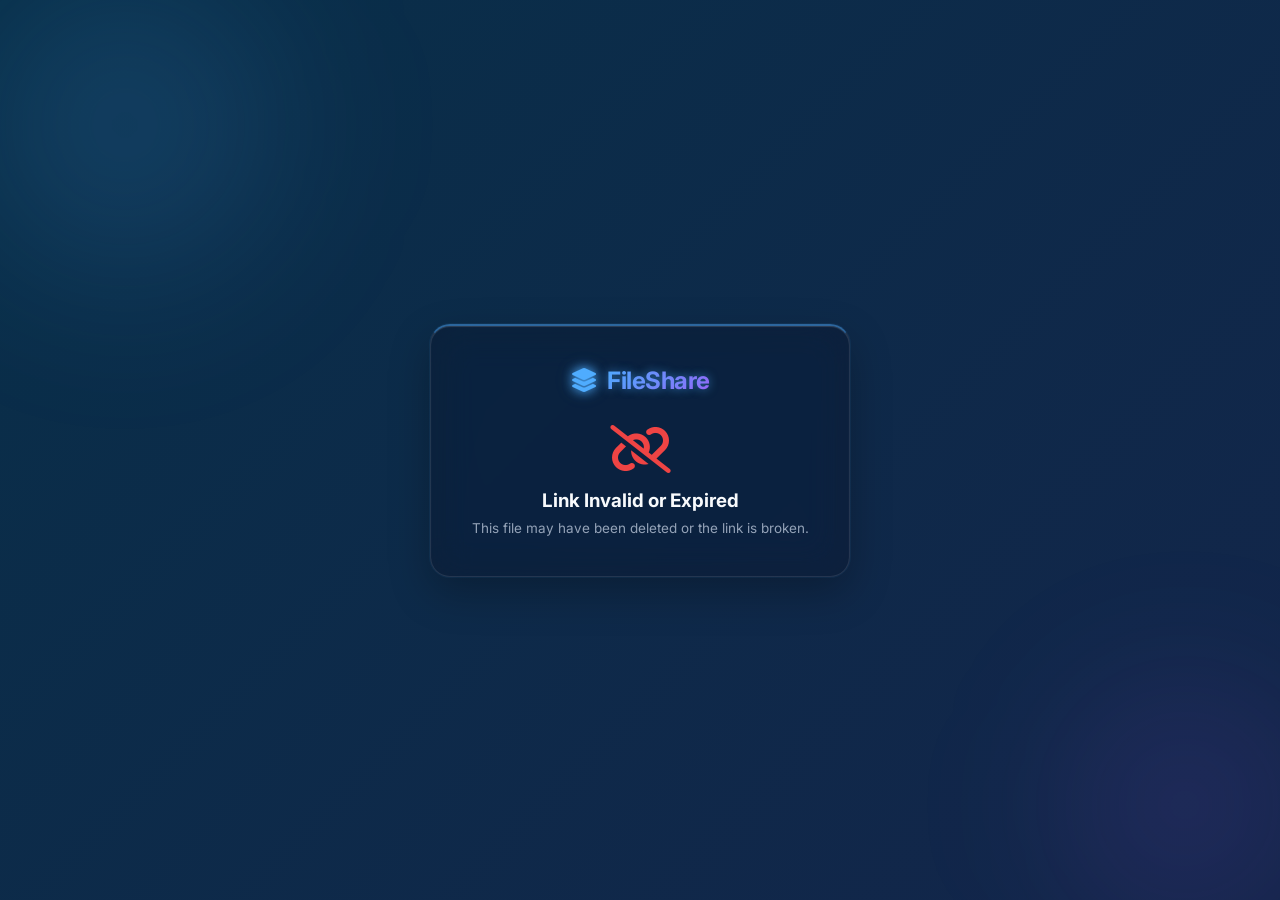
<file: Frontend/Dashboard/download.html>
<!DOCTYPE html>
<html lang="en">
<head>
  <meta charset="UTF-8">
  <meta name="viewport" content="width=device-width, initial-scale=1.0">
  <title>Download File - FileShare</title>
  <link href="https://fonts.googleapis.com/css2?family=Inter:wght@400;500;600;700&display=swap" rel="stylesheet">
  <link rel="stylesheet" href="https://cdnjs.cloudflare.com/ajax/libs/font-awesome/6.5.0/css/all.min.css">
  <link rel="stylesheet" href="style.css">
  <style>
    body {
      display: flex;
      align-items: center;
      justify-content: center;
      min-height: 100vh;
      margin: 0;
      background: linear-gradient(-45deg, #0f172a, #1e1b4b, #082f49);
      background-size: 400% 400%;
      animation: gradientBG 15s ease infinite;
      color: var(--text-main);
      font-family: 'Inter', sans-serif;
      padding: 20px;
      position: relative;
      overflow: hidden;
    }

    body::before {
      content: '';
      position: fixed;
      width: 450px; height: 450px;
      border-radius: 50%;
      background: radial-gradient(circle, rgba(79,172,254,0.15), transparent 70%);
      top: -100px; left: -100px;
      filter: blur(70px);
      pointer-events: none;
      animation: floatOrb 20s ease-in-out infinite alternate;
      z-index: 0;
    }
    body::after {
      content: '';
      position: fixed;
      width: 350px; height: 350px;
      border-radius: 50%;
      background: radial-gradient(circle, rgba(168,85,247,0.13), transparent 70%);
      bottom: -80px; right: -80px;
      filter: blur(70px);
      pointer-events: none;
      animation: floatOrb2 25s ease-in-out infinite alternate;
      z-index: 0;
    }
    @keyframes floatOrb  { from { transform: translate(0,0); } to { transform: translate(50px, 35px); } }
    @keyframes floatOrb2 { from { transform: translate(0,0); } to { transform: translate(-40px, -25px); } }
    @keyframes gradientBG {
      0%   { background-position: 0% 50%; }
      50%  { background-position: 100% 50%; }
      100% { background-position: 0% 50%; }
    }

    .download-card {
      background: var(--bg-glass);
      backdrop-filter: blur(20px) saturate(120%);
      -webkit-backdrop-filter: blur(20px) saturate(120%);
      border: 1px solid var(--border-glass);
      border-top: 2px solid rgba(79,172,254,0.5);
      border-radius: 20px;
      padding: 40px;
      width: 100%;
      max-width: 420px;
      text-align: center;
      box-shadow: 0 16px 40px rgba(0,0,0,0.25), 0 0 0 1px rgba(79,172,254,0.08), var(--reflection);
      animation: fadeIn 0.5s cubic-bezier(0.16,1,0.3,1) forwards;
      position: relative;
      z-index: 1;
    }

    @keyframes fadeIn {
      from { opacity: 0; transform: translateY(20px); }
      to { opacity: 1; transform: translateY(0); }
    }

    .logo {
      font-size: 24px;
      font-weight: 700;
      color: var(--text-main);
      display: flex;
      align-items: center;
      justify-content: center;
      gap: 10px;
      margin-bottom: 30px;
      letter-spacing: -0.5px;
    }

    .file-icon {
      font-size: 52px;
      margin-bottom: 20px;
      display: inline-flex;
      align-items: center;
      justify-content: center;
      width: 90px;
      height: 90px;
      border-radius: 20px;
      background: rgba(255,255,255,0.05);
      border: 1px solid var(--border-glass);
      box-shadow: var(--reflection);
      animation: iconPulse 3s ease-in-out infinite;
    }
    @keyframes iconPulse {
      0%, 100% { box-shadow: var(--reflection), 0 0 0 0 rgba(79,172,254,0); }
      50%       { box-shadow: var(--reflection), 0 0 22px 7px rgba(79,172,254,0.2); }
    }

    .file-icon.pdf { color: #ef4444; background: rgba(239,68,68,0.1); }
    .file-icon.image { color: #22c55e; background: rgba(34,197,94,0.1); }
    .file-icon.video { color: #3b82f6; background: rgba(59,130,246,0.1); }
    .file-icon.archive { color: #f59e0b; background: rgba(245,158,11,0.1); }
    .file-icon.doc { color: #3b82f6; background: rgba(59,130,246,0.1); }
    .file-icon.file { color: #94a3b8; background: rgba(148,163,184,0.1); }

    .file-name {
      font-size: 18px;
      font-weight: 700;
      margin-bottom: 8px;
      color: var(--text-main);
      word-break: break-all;
    }

    .file-meta {
      font-size: 13.5px;
      color: var(--text-muted);
      margin-bottom: 30px;
      display: flex;
      justify-content: center;
      align-items: center;
      gap: 12px;
    }

    .file-meta span {
      display: flex;
      align-items: center;
      gap: 6px;
    }

    .btn-download {
      display: flex;
      align-items: center;
      justify-content: center;
      gap: 10px;
      width: 100%;
      padding: 14px;
      border-radius: 12px;
      border: none;
      background: linear-gradient(135deg, #d946ef, #a855f7);
      color: white;
      font-size: 15px;
      font-weight: 600;
      cursor: pointer;
      box-shadow: 0 4px 14px rgba(217,70,239,0.3);
      transition: all 0.2s ease;
    }

    .btn-download:hover {
      transform: translateY(-2px);
      box-shadow: 0 8px 22px rgba(217,70,239,0.45);
    }

    .uploader-info {
      margin-top: 24px;
      font-size: 13px;
      color: var(--text-muted);
      padding-top: 20px;
      border-top: 1px solid var(--border-glass);
    }

    .uploader-info strong {
      color: var(--text-main);
    }

    .error-state {
      display: none;
    }

    .error-state i {
      font-size: 48px;
      color: #ef4444;
      margin-bottom: 16px;
      display: block;
    }
  </style>
</head>
<body>
  
  <script>
    if ((localStorage.getItem('fileShareTheme') || 'dark') === 'dark') document.body.classList.add('dark-mode');
    else document.body.classList.remove('dark-mode');
  </script>

  <div class="download-card" id="download-card">
    <div class="logo"><i class="fa-solid fa-layer-group" style="color: #4facfe; filter: drop-shadow(0 0 6px rgba(79,172,254,0.6));"></i> <span style="background:linear-gradient(135deg,#4facfe,#a855f7);-webkit-background-clip:text;background-clip:text;-webkit-text-fill-color:transparent;">FileShare</span></div>
    
    <div id="loading-state" style="padding: 20px 0;">
      <i class="fa-solid fa-circle-notch fa-spin" style="font-size: 32px; color: var(--text-muted); margin-bottom: 16px;"></i>
      <div style="color: var(--text-muted); font-size: 14px;">Looking for file...</div>
    </div>

    <div id="file-state" style="display: none;">
      <div class="file-icon" id="file-icon"><i class="fa-solid fa-file"></i></div>
      <div class="file-name" id="file-name">filename.ext</div>
      <div class="file-meta">
        <span><i class="fa-solid fa-hard-drive"></i> <b id="file-size">0 MB</b></span>
        <span><i class="fa-solid fa-calendar"></i> <b id="file-date">Unknown date</b></span>
      </div>
      
      <button class="btn-download" id="btn-download">
        <i class="fa-solid fa-cloud-arrow-down"></i> Download File
      </button>
      
      <div class="uploader-info">
        Shared securely by <strong id="uploader-name">User</strong>
      </div>
    </div>

    <div id="error-state" class="error-state">
      <i class="fa-solid fa-link-slash"></i>
      <h3 style="margin:0 0 8px; color:var(--text-main);">Link Invalid or Expired</h3>
      <p style="margin:0; font-size:13.5px; color:var(--text-muted);">This file may have been deleted or the link is broken.</p>
    </div>
  </div>

  <script>
    document.addEventListener('DOMContentLoaded', async () => {
      const urlParams = new URLSearchParams(window.location.search);
      const fileId = urlParams.get('id');
      const API_URL = 'http://127.0.0.1:8000';
      
      const loadingState = document.getElementById('loading-state');
      const fileState    = document.getElementById('file-state');
      const errorState   = document.getElementById('error-state');

      if (!fileId) {
        loadingState.style.display = 'none';
        errorState.style.display = 'block';
        return;
      }

      const API_ICONS = {
        pdf: 'fa-file-pdf', image: 'fa-file-image', video: 'fa-file-video',
        audio: 'fa-file-audio', archive: 'fa-file-zipper', code: 'fa-file-code',
        doc: 'fa-file-word', spreadsheet: 'fa-file-excel', slides: 'fa-file-powerpoint',
        text: 'fa-file-lines', file: 'fa-file'
      };

      try {
        const res = await fetch(`${API_URL}/public/file/${fileId}`);
        if (!res.ok) throw new Error('File not found');
        const data = await res.json();
        
        // Populate UI
        document.getElementById('file-name').textContent = data.filename;
        document.getElementById('file-size').textContent = (data.size_mb >= 1024) 
                                                     ? `${(data.size_mb/1024).toFixed(2)} GB` 
                                                     : `${data.size_mb.toFixed(1)} MB`;
        document.getElementById('file-date').textContent = data.uploaded_at || 'Recently';
        document.getElementById('uploader-name').textContent = data.uploader;
        
        const typeClass = data.type || 'file';
        const iconClass = API_ICONS[typeClass] || 'fa-file';
        const iconEl = document.getElementById('file-icon');
        iconEl.className = `file-icon ${['pdf', 'image', 'video', 'doc', 'archive'].includes(typeClass) ? typeClass : 'file'}`;
        iconEl.innerHTML = `<i class="fa-solid ${iconClass}"></i>`;

        loadingState.style.display = 'none';
        fileState.style.display = 'block';

        // Bind download logic
        document.getElementById('btn-download').addEventListener('click', async () => {
          document.getElementById('btn-download').innerHTML = '<i class="fa-solid fa-spinner fa-spin"></i> Starting...';
          try {
            // Track download (triggers notification to owner)
            await fetch(`${API_URL}/track/download/${fileId}`, { method: 'POST' });
          } catch (e) {
            console.error(e);
          }
          // Redirect securely to raw file
          const a = document.createElement('a');
          a.style.display = 'none';
          a.href = `${API_URL}/uploads/files/${fileId}`;
          a.download = data.filename;
          document.body.appendChild(a);
          a.click();
          setTimeout(() => { document.body.removeChild(a); }, 100);
          
          setTimeout(() => {
             document.getElementById('btn-download').innerHTML = '<i class="fa-solid fa-check"></i> Downloaded';
             document.getElementById('btn-download').style.background = '#22c55e';
          }, 1000);
        });

      } catch (err) {
        loadingState.style.display = 'none';
        errorState.style.display = 'block';
      }
    });
  </script>
</body>
</html>
</file>
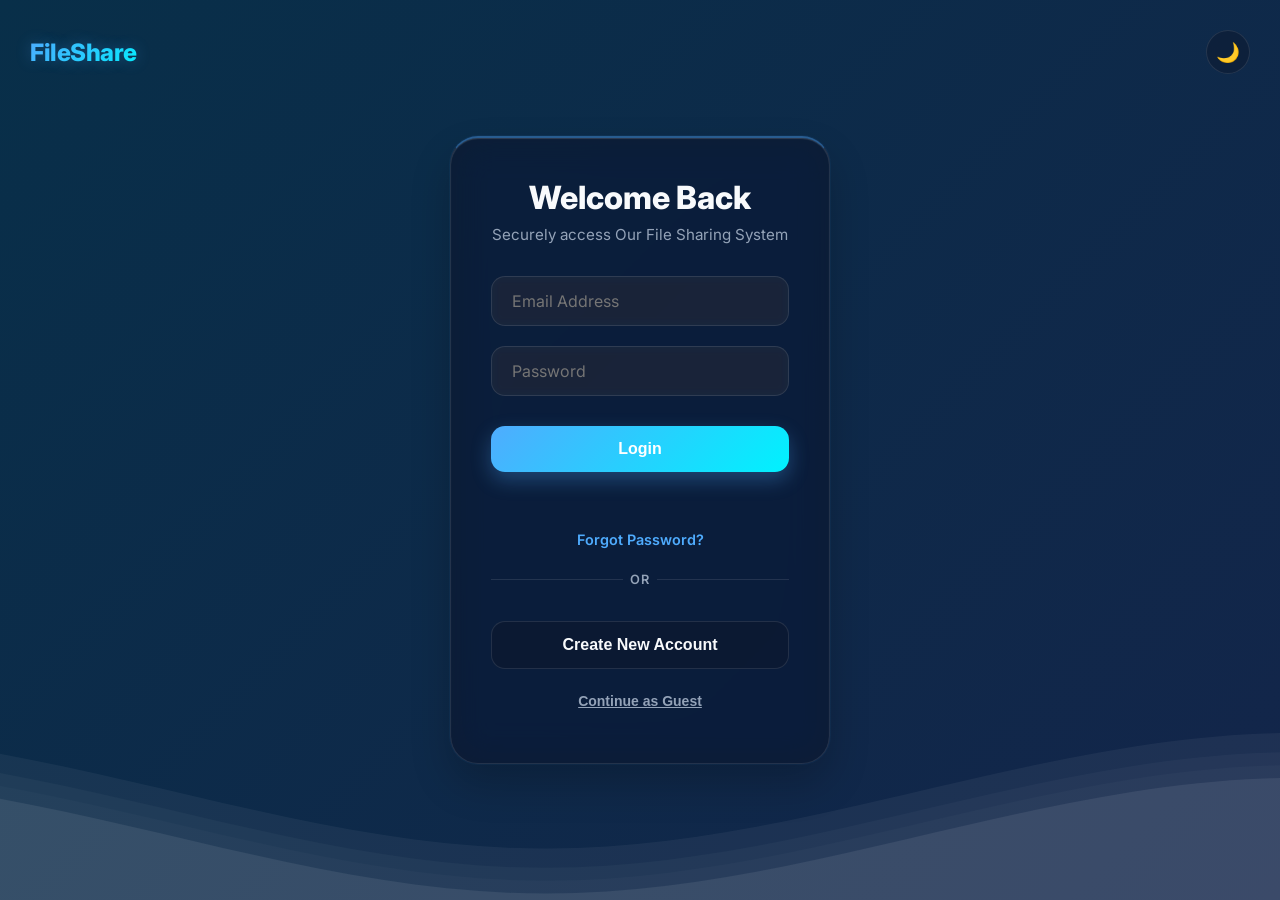
<file: Frontend/Dashboard/files.html>
<!DOCTYPE html>
<html lang="en">
<head>
  <meta charset="UTF-8">
  <meta name="viewport" content="width=device-width, initial-scale=1.0">
  <title>My Files - FileShare</title>
  <meta name="description" content="Browse, search, and manage all your uploaded files.">
  <link href="https://fonts.googleapis.com/css2?family=Inter:wght@400;500;600;700&display=swap" rel="stylesheet">
  <link rel="stylesheet" href="https://cdnjs.cloudflare.com/ajax/libs/font-awesome/6.5.0/css/all.min.css">
  <link rel="stylesheet" href="style.css">
  <link rel="stylesheet" href="style_friends.css">
  <script>if (!localStorage.getItem('username')) window.location.href = '../Login page/index.html';</script>
  <style>
    /* ── Files page specific ── */
    .files-header {
      display: flex;
      align-items: center;
      justify-content: space-between;
      margin-bottom: 22px;
      flex-wrap: wrap;
      gap: 12px;
    }

    .files-title { font-size: 20px; font-weight: 700; color: var(--text-main); }
    .files-count { font-size: 13px; color: var(--text-muted); margin-top: 2px; }

    .files-toolbar {
      display: flex;
      align-items: center;
      gap: 10px;
      flex-wrap: wrap;
    }

    /* Search bar inside files page */
    .files-search {
      position: relative;
      width: 230px;
    }
    .files-search i { position: absolute; left: 12px; top: 50%; transform: translateY(-50%); color: var(--text-muted); font-size: 13px; }
    .files-search input {
      width: 100%;
      padding: 9px 9px 9px 34px;
      border: 1px solid var(--border-glass);
      border-radius: 10px;
      background: var(--bg-glass);
      backdrop-filter: blur(8px);
      color: var(--text-main);
      font-family: inherit;
      font-size: 13.5px;
      outline: none;
      transition: all 0.25s ease;
    }
    .files-search input:focus {
      border-color: #4facfe;
      box-shadow: 0 0 0 3px rgba(79,172,254,0.15);
    }

    /* Filter tabs */
    .filter-tabs { display: flex; gap: 6px; }
    .filter-tab {
      padding: 7px 14px;
      border-radius: 8px;
      font-size: 12.5px;
      font-weight: 600;
      cursor: pointer;
      border: 1px solid var(--border-glass);
      background: var(--bg-glass);
      backdrop-filter: blur(8px);
      color: var(--text-muted);
      transition: all 0.2s ease;
    }
    .filter-tab.active {
      background: linear-gradient(135deg, #4facfe, #00f2fe);
      color: white;
      border-color: transparent;
      box-shadow: 0 4px 12px rgba(79,172,254,0.3);
    }
    .filter-tab:hover:not(.active) { color: var(--text-main); background: var(--hover-btn); }

    /* Upload button */
    .btn-upload {
      display: inline-flex; align-items: center; gap: 7px;
      padding: 9px 18px; border-radius: 10px;
      font-size: 13.5px; font-weight: 600; cursor: pointer;
      border: none;
      background: linear-gradient(135deg, #d946ef, #a855f7);
      color: white;
      box-shadow: 0 4px 14px rgba(217,70,239,0.35);
      transition: all 0.2s ease;
    }
    .btn-upload:hover { transform: translateY(-2px); box-shadow: 0 8px 22px rgba(217,70,239,0.45); }

    /* Files table container */
    .files-table-panel {
      background: var(--bg-glass);
      backdrop-filter: blur(16px) saturate(120%);
      -webkit-backdrop-filter: blur(16px) saturate(120%);
      border: 1px solid var(--border-glass);
      border-radius: 18px;
      box-shadow: 0 8px 32px rgba(0,0,0,0.1), var(--reflection);
      overflow: hidden;
    }

    .files-table { width: 100%; border-collapse: collapse; }
    .files-table th {
      text-align: left;
      padding: 14px 20px;
      font-size: 11.5px;
      font-weight: 700;
      text-transform: uppercase;
      letter-spacing: 0.05em;
      color: var(--text-muted);
      border-bottom: 1px solid var(--border-glass);
      background: rgba(255,255,255,0.03);
    }
    .files-table td {
      padding: 14px 20px;
      font-size: 13.5px;
      color: var(--text-main);
      border-bottom: 1px solid rgba(255,255,255,0.04);
      vertical-align: middle;
    }
    .files-table tbody tr { transition: background 0.15s ease; }
    .files-table tbody tr:hover { background: rgba(255,255,255,0.04); }
    .files-table tbody tr:last-child td { border-bottom: none; }

    /* File name cell */
    .file-name-cell { display: flex; align-items: center; gap: 12px; }
    .file-icon-badge {
      width: 36px; height: 36px; border-radius: 8px;
      display: flex; align-items: center; justify-content: center;
      font-size: 15px; flex-shrink: 0;
      border: 1px solid var(--border-glass);
    }
    .file-icon-badge.pdf      { background: rgba(239,68,68,0.12);  color: #ef4444; }
    .file-icon-badge.image    { background: rgba(34,197,94,0.12);  color: #22c55e; }
    .file-icon-badge.video    { background: rgba(59,130,246,0.12); color: #3b82f6; }
    .file-icon-badge.audio    { background: rgba(168,85,247,0.12); color: #a855f7; }
    .file-icon-badge.archive  { background: rgba(245,158,11,0.12); color: #f59e0b; }
    .file-icon-badge.code     { background: rgba(99,102,241,0.12); color: #6366f1; }
    .file-icon-badge.doc      { background: rgba(59,130,246,0.12); color: #3b82f6; }
    .file-icon-badge.spreadsheet { background: rgba(34,197,94,0.12); color: #22c55e; }
    .file-icon-badge.slides   { background: rgba(249,115,22,0.12); color: #f97316; }
    .file-icon-badge.file     { background: rgba(148,163,184,0.12); color: #94a3b8; }
    .file-icon-badge.text     { background: rgba(148,163,184,0.12); color: #94a3b8; }

    .file-name-text { font-weight: 600; font-size: 13.5px; color: var(--text-main); }
    .file-name-type { font-size: 11.5px; color: var(--text-muted); }

    /* File Actions */
    .file-actions { display: flex; gap: 6px; }
    .file-action-btn {
      width: 32px; height: 32px; border-radius: 8px;
      border: 1px solid var(--border-glass);
      background: var(--bg-glass);
      color: var(--text-muted);
      cursor: pointer;
      display: flex; align-items: center; justify-content: center;
      font-size: 13px; transition: all 0.2s ease;
    }
    .file-action-btn:hover { color: white; }
    .file-action-btn.delete:hover   { background: #ef4444; border-color: #ef4444; box-shadow: 0 0 10px rgba(239,68,68,0.4); }

    /* Empty state */
    .files-empty {
      text-align: center;
      padding: 60px 30px;
      color: var(--text-muted);
    }
    .files-empty i { font-size: 48px; margin-bottom: 16px; opacity: 0.3; display: block; }
    .files-empty h3 { font-size: 18px; color: var(--text-main); margin-bottom: 8px; }
    .files-empty p { font-size: 14px; }

    /* Storage bar */
    .storage-bar-wrap {
      background: var(--bg-glass);
      backdrop-filter: blur(16px) saturate(120%);
      -webkit-backdrop-filter: blur(16px) saturate(120%);
      border: 1px solid var(--border-glass);
      border-radius: 14px;
      padding: 16px 20px;
      box-shadow: 0 4px 16px rgba(0,0,0,0.08), var(--reflection);
      display: flex;
      align-items: center;
      gap: 16px;
      margin-bottom: 20px;
      flex-wrap: wrap;
    }
    .storage-bar-icon { font-size: 20px; color: #4facfe; filter: drop-shadow(0 0 6px rgba(79,172,254,0.5)); }
    .storage-bar-info { flex: 1; min-width: 200px; }
    .storage-bar-label { font-size: 13px; font-weight: 600; color: var(--text-main); margin-bottom: 8px; display: flex; justify-content: space-between; }
    .storage-bar-track { height: 8px; background: rgba(255,255,255,0.1); border-radius: 4px; overflow: hidden; }
    .storage-bar-fill  { height: 100%; border-radius: 4px; transition: width 0.8s ease; background: linear-gradient(90deg, #4facfe, #00f2fe); }
    .storage-bar-fill.warning { background: linear-gradient(90deg, #f97316, #ef4444); }
  </style>
</head>
<body>
  <script>
    if ((localStorage.getItem('fileShareTheme') || 'dark') === 'dark') document.body.classList.add('dark-mode');
    else document.body.classList.remove('dark-mode');
  </script>

  <div class="dashboard">
    <div class="sidebar">
      <h2 class="logo"><i class="fa-solid fa-layer-group" style="color:#4facfe; filter:drop-shadow(0 0 6px rgba(79,172,254,0.6));"></i> <span style="background:linear-gradient(135deg,#4facfe,#a855f7);-webkit-background-clip:text;background-clip:text;-webkit-text-fill-color:transparent;">FileShare</span></h2>
      <ul>
        <li><a href="index.html"><i class="fa-solid fa-house"></i> Dashboard</a></li>
        <li><a href="profile.html"><i class="fa-solid fa-user"></i> My Profile</a></li>
        <li class="active"><a href="files.html"><i class="fa-solid fa-folder"></i> My Files</a></li>
        <li><a href="settings.html"><i class="fa-solid fa-lock"></i> Account Security</a></li>
        <li><a href="app_settings.html"><i class="fa-solid fa-sliders"></i> App Settings</a></li>
      </ul>
      <div class="sidebar-footer">
        <button class="logout-btn-sidebar" id="sidebar-logout-btn">
          <i class="fa-solid fa-arrow-right-from-bracket"></i> Log Out
        </button>
      </div>
    </div>

    <div class="main">
      <div class="topbar">
        <div class="hamburger-menu" id="hamburger-menu"><span></span><span></span><span></span></div>
        <div class="search-bar"><i class="fa-solid fa-magnifying-glass"></i><input type="text" placeholder="Search files..." id="topbar-search"></div>
        <div class="user-area">
          <div class="theme-toggle" id="theme-toggle" style="cursor:pointer;font-size:20px;color:var(--text-muted);"><i class="fa-solid fa-moon"></i></div>
          <div class="topbar-icon-btn" id="open-friends-btn" title="Friends">
            <i class="fa-solid fa-user-group"></i>
            <span class="badge" id="friend-request-badge" style="display:none;">0</span>
          </div>
          <div class="notification" id="notification-bell"><i class="fa-solid fa-bell"></i><span class="badge">0</span>
            <div class="notification-dropdown" id="notification-dropdown">
              <div class="notification-header"><h3>Notifications</h3><div class="clear-all" id="clear-notifications">Clear All</div></div>
              <div class="notification-list" id="notification-list"><div class="notification-empty">No notifications</div></div>
            </div>
          </div>
          <div class="user-profile" id="profile-btn">
            <span id="display-username">Loading...</span><i class="fa-solid fa-chevron-down"></i>
            <div class="profile-dropdown" id="profile-dropdown">
              <a href="profile.html"><i class="fa-regular fa-user"></i> My Profile</a>
              <a href="settings.html"><i class="fa-solid fa-lock"></i> Account Security</a>
              <a href="app_settings.html"><i class="fa-solid fa-sliders"></i> App Settings</a>
              <div class="dropdown-divider"></div>
              <a href="#" class="logout-text" id="logout-btn"><i class="fa-solid fa-arrow-right-from-bracket"></i> Log Out</a>
            </div>
          </div>
        </div>
      </div>

      <!-- Storage bar -->
      <div class="storage-bar-wrap">
        <i class="fa-solid fa-hard-drive storage-bar-icon"></i>
        <div class="storage-bar-info">
          <div class="storage-bar-label">
            <span>Storage Used</span>
            <span id="storage-text">0 MB of 1 GB</span>
          </div>
          <div class="storage-bar-track">
            <div class="storage-bar-fill" id="storage-fill" style="width:0%;"></div>
          </div>
        </div>
        <div style="font-size:13px; color:var(--text-muted); white-space:nowrap;">
          <span id="storage-pct">0%</span> used
        </div>
      </div>

      <!-- Files header -->
      <div class="files-header">
        <div>
          <h2 class="files-title">My Files</h2>
          <p class="files-count" id="files-count-label">Loading...</p>
        </div>
        <div class="files-toolbar">
          <!-- inline search -->
          <div class="files-search">
            <i class="fa-solid fa-magnifying-glass"></i>
            <input type="text" id="files-search-input" placeholder="Filter files...">
          </div>
          <!-- type filter -->
          <div class="filter-tabs">
            <button class="filter-tab active" data-type="all">All</button>
            <button class="filter-tab" data-type="image">Images</button>
            <button class="filter-tab" data-type="pdf">PDFs</button>
            <button class="filter-tab" data-type="video">Videos</button>
            <button class="filter-tab" data-type="doc">Docs</button>
          </div>
          <a href="index.html"><button class="btn-upload"><i class="fa-solid fa-cloud-arrow-up"></i> Upload</button></a>
        </div>
      </div>

      <!-- Files table -->
      <div class="files-table-panel">
        <table class="files-table">
          <thead>
            <tr>
              <th>File Name</th>
              <th>Type</th>
              <th>Size</th>
              <th>Uploaded</th>
              <th>Downloads</th>
              <th>Actions</th>
            </tr>
          </thead>
          <tbody id="files-tbody">
            <tr><td colspan="6"><div class="files-empty"><i class="fa-solid fa-spinner fa-spin"></i><p>Loading your files...</p></div></td></tr>
          </tbody>
        </table>
      </div>

    </div>

    <!-- FRIEND BAR -->
    <div class="friend-bar" id="friend-bar">
      <div class="friend-bar-header">
        <h3><i class="fa-solid fa-user-group"></i> Friends</h3>
        <button class="close-friends-btn" id="close-friends-btn"><i class="fa-solid fa-xmark"></i></button>
      </div>
      <div class="friend-search-wrap">
        <div class="friend-search-box">
          <i class="fa-solid fa-magnifying-glass"></i>
          <input type="text" id="friend-search-input" placeholder="Search friends...">
        </div>
        <button class="add-friend-trigger" id="add-friend-trigger-btn">
          <i class="fa-solid fa-user-plus"></i> Add New Friend
        </button>
      </div>
      <div class="friend-list-content" id="friend-list-content">
        <div class="friend-section-title"><i class="fa-solid fa-clock-rotate-left"></i> Loading...</div>
      </div>
    </div>
  </div>

  <!-- Add Friend Modal -->
  <div class="modal-overlay" id="add-friend-modal">
    <div class="modal-content upload-modal-content" style="width:400px; padding-top:40px;">
      <button class="modal-close-btn" id="close-add-friend-modal"><i class="fa-solid fa-xmark"></i></button>
      <div style="text-align:center;">
        <i class="fa-solid fa-user-plus" style="font-size:40px; color:#4facfe; margin-bottom:15px;"></i>
        <h3 style="margin-bottom:8px; font-weight:700;">Add New Friend</h3>
        <p style="font-size:13px; color:var(--text-muted); margin-bottom:20px;">Search for a user by their username</p>
        <div class="form-group" style="text-align:left;">
          <label style="font-size:12px; font-weight:600; color:var(--text-muted); margin-bottom:6px; display:block;">USERNAME</label>
          <input type="text" id="add-friend-username-input" class="text-input" placeholder="e.g. sourav123">
        </div>
        <div id="search-result-container" style="margin-top:15px; text-align:left;"></div>
        <button class="btn-primary" id="confirm-search-user-btn" style="width:100%; margin-top:20px; height:45px; justify-content:center; display:flex;">
          <i class="fa-solid fa-magnifying-glass"></i> Search User
        </button>
      </div>
    </div>
  </div>

  <script src="webrtc.js"></script>
  <script src="script.js"></script>
  <script>
    document.addEventListener('DOMContentLoaded', async () => {
      const API_URL   = 'http://127.0.0.1:8000';
      const email     = localStorage.getItem('userEmail');
      const tbody     = document.getElementById('files-tbody');
      const countLbl  = document.getElementById('files-count-label');
      const searchEl  = document.getElementById('files-search-input');
      const topSearch = document.getElementById('topbar-search');

      let allFiles    = [];
      let activeType  = 'all';

      // ── Storage bar ──────────────────────────
      function updateStorageBar(usedMb) {
        const QUOTA_MB = 1024;
        const pct = Math.min((usedMb / QUOTA_MB) * 100, 100).toFixed(1);
        const fill = document.getElementById('storage-fill');
        const txt  = document.getElementById('storage-text');
        const pctEl = document.getElementById('storage-pct');

        fill.style.width = pct + '%';
        if (parseFloat(pct) >= 80) fill.classList.add('warning');
        txt.textContent  = usedMb >= 1024
          ? `${(usedMb/1024).toFixed(2)} GB of 1 GB`
          : `${usedMb.toFixed(1)} MB of 1 GB`;
        pctEl.textContent = pct + '%';
      }

      const cachedMb = parseFloat(localStorage.getItem('userStorageMB') || '0');
      updateStorageBar(cachedMb);

      // ── File type icon ────────────────────────
      const TYPE_ICONS = {
        pdf: 'fa-file-pdf', image: 'fa-file-image', video: 'fa-file-video',
        audio: 'fa-file-audio', archive: 'fa-file-zipper', code: 'fa-file-code',
        doc: 'fa-file-word', spreadsheet: 'fa-file-excel', slides: 'fa-file-powerpoint',
        text: 'fa-file-lines', file: 'fa-file'
      };

      function renderFiles(files) {
        if (!files.length) {
          tbody.innerHTML = `<tr><td colspan="6"><div class="files-empty">
            <i class="fa-solid fa-folder-open"></i>
            <h3>No files yet</h3>
            <p>Upload your first file from the Dashboard</p>
          </div></td></tr>`;
          return;
        }
        tbody.innerHTML = files.map(f => `
          <tr data-id="${f.id}" data-type="${f.type}" data-name="${f.name.toLowerCase()}">
            <td>
              <div class="file-name-cell">
                <div class="file-icon-badge ${f.type}">
                  <i class="fa-solid ${TYPE_ICONS[f.type] || 'fa-file'}"></i>
                </div>
                <div>
                  <div class="file-name-text">${f.name}</div>
                  <div class="file-name-type">${f.type.charAt(0).toUpperCase()+f.type.slice(1)}</div>
                </div>
              </div>
            </td>
            <td style="color:var(--text-muted);font-size:13px;">${f.type.charAt(0).toUpperCase()+f.type.slice(1)}</td>
            <td style="color:var(--text-muted);font-size:13px;">${f.size}</td>
            <td style="color:var(--text-muted);font-size:13px;">${f.uploaded_at}</td>
            <td style="color:var(--text-muted);font-size:13px;">${f.download_count}</td>
            <td>
              <div class="file-actions">
                <button class="file-action-btn delete" title="Delete File" onclick="deleteFile('${f.id}','${f.name}',this)"><i class="fa-solid fa-trash"></i></button>
              </div>
            </td>
          </tr>
        `).join('');
      }

      function applyFilter() {
        const q = (searchEl.value || topSearch.value).toLowerCase();
        const filtered = allFiles.filter(f =>
          (activeType === 'all' || f.type === activeType) &&
          f.name.toLowerCase().includes(q)
        );
        renderFiles(filtered);
        countLbl.textContent = `${filtered.length} of ${allFiles.length} files`;
      }

      // ── Load files from API ───────────────────
      async function loadFiles() {
        if (!email) { tbody.innerHTML = `<tr><td colspan="6"><div class="files-empty"><i class="fa-solid fa-lock"></i><p>Please log in first.</p></div></td></tr>`; return; }
        try {
          const res  = await fetch(`${API_URL}/files?email=${encodeURIComponent(email)}`);
          const data = await res.json();
          allFiles = data.files || [];
          countLbl.textContent = `${allFiles.length} file${allFiles.length !== 1 ? 's' : ''}`;
          applyFilter();
        } catch {
          tbody.innerHTML = `<tr><td colspan="6"><div class="files-empty"><i class="fa-solid fa-wifi-slash"></i><h3>Connection Error</h3><p>Could not reach the server</p></div></td></tr>`;
        }
      }

      loadFiles();

      // ── Filter tabs ───────────────────────────
      document.querySelectorAll('.filter-tab').forEach(btn => {
        btn.addEventListener('click', () => {
          document.querySelectorAll('.filter-tab').forEach(b => b.classList.remove('active'));
          btn.classList.add('active');
          activeType = btn.dataset.type;
          applyFilter();
        });
      });

      searchEl.addEventListener('input', applyFilter);
      if (topSearch) topSearch.addEventListener('input', applyFilter);
    });

  </script>
</body>
</html>
</file>
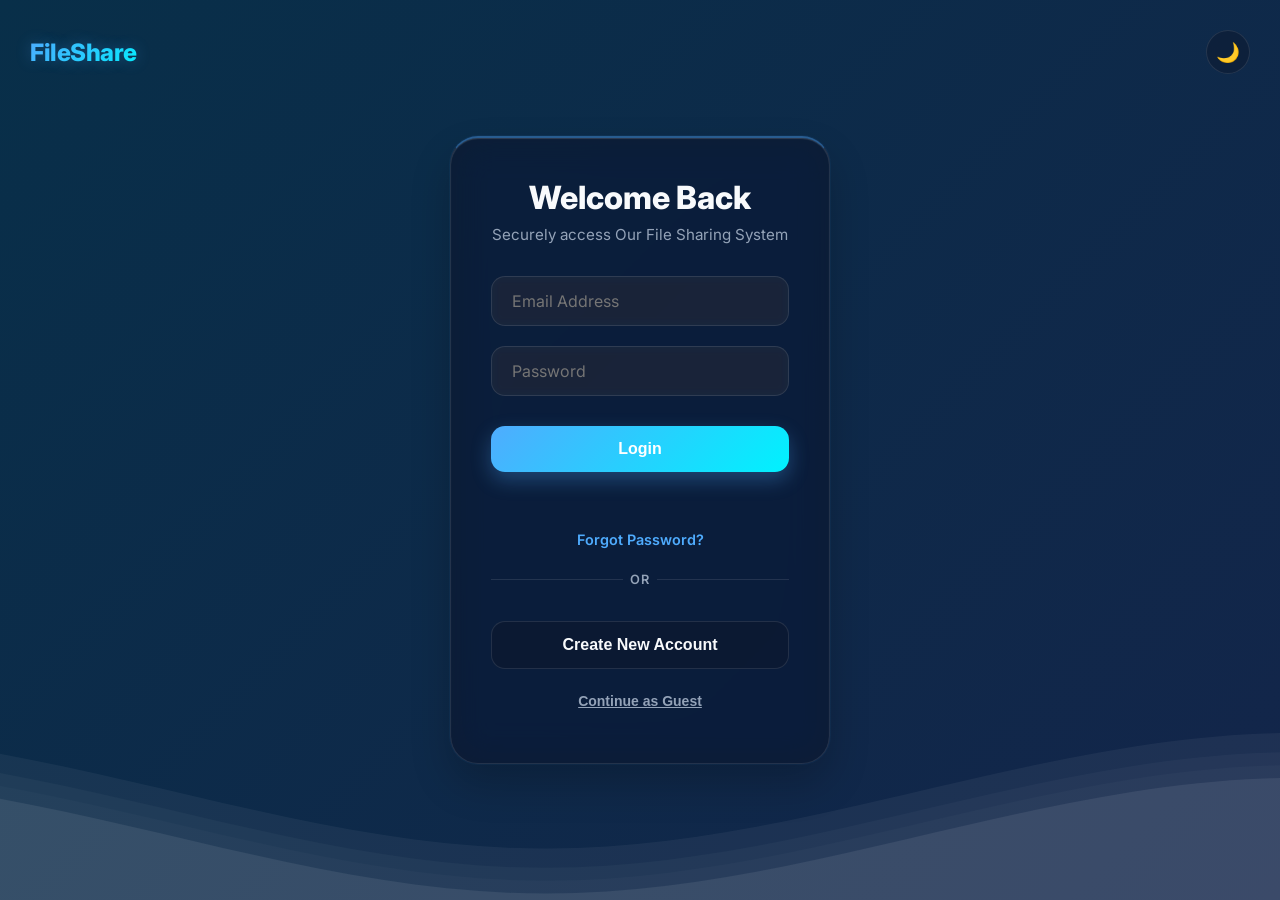
<file: Frontend/Dashboard/profile.html>
<!DOCTYPE html>
<html lang="en">

<head>
  <meta charset="UTF-8">
  <meta name="viewport" content="width=device-width, initial-scale=1.0">
  <title>My Profile - FileShare</title>
  <meta name="description" content="View and manage your FileShare profile, activity, and file statistics.">
  <link href="https://fonts.googleapis.com/css2?family=Inter:wght@400;500;600;700&display=swap" rel="stylesheet">
  <link rel="stylesheet" href="https://cdnjs.cloudflare.com/ajax/libs/font-awesome/6.5.0/css/all.min.css">
  <link rel="stylesheet" href="style.css">
  <link rel="stylesheet" href="style_friends.css">
  <script>
    if (!localStorage.getItem('username')) window.location.href = '../Login page/index.html';
  </script>
  <style>
    .main {
      padding-top: 0;
    }

    /* ---- COVER BANNER ---- */
    .profile-cover {
      width: 100%;
      height: 180px;
      background: linear-gradient(135deg, #667eea 0%, #764ba2 40%, #d946ef 100%);
      border-radius: 0 0 24px 24px;
      position: relative;
      /* Removed overflow: hidden to allow dropdowns to show outside the banner */
      overflow: visible;
      flex-shrink: 0;
    }

    .profile-cover::before {
      content: '';
      position: absolute;
      inset: 0;
      background: url("data:image/svg+xml,%3Csvg width='60' height='60' viewBox='0 0 60 60' xmlns='http://www.w3.org/2000/svg'%3E%3Cg fill='none' fill-rule='evenodd'%3E%3Cg fill='%23ffffff' fill-opacity='0.05'%3E%3Ccircle cx='30' cy='30' r='4'/%3E%3C/g%3E%3C/g%3E%3C/svg%3E");
    }

    .profile-cover-topbar {
      position: absolute;
      top: 0;
      left: 0;
      right: 0;
      padding: 15px 30px;
    }

    /* ---- PROFILE CARD (overlaps cover) ---- */
    .profile-page-content {
      max-width: 760px;
      margin: 0 auto;
      padding: 0 24px 40px;
    }

    .profile-card {
      margin-top: -60px;
      padding: 24px 28px 20px;
      border-radius: 20px;
      background: var(--bg-glass-heavy);
      backdrop-filter: blur(20px) saturate(120%);
      -webkit-backdrop-filter: blur(20px) saturate(120%);
      border: 1px solid var(--border-glass);
      box-shadow: 0 12px 40px rgba(0,0,0,0.12), var(--reflection);
      display: flex;
      align-items: flex-start;
      gap: 24px;
      flex-wrap: wrap;
      position: relative;
      z-index: 2; /* Ensures card stays above the banner banner */
    }

    /* Avatar */
    .profile-avatar-wrap {
      position: relative;
      flex-shrink: 0;
    }

    .profile-avatar-wrap img {
      width: 100px;
      height: 100px;
      border-radius: 22px;
      object-fit: cover;
      border: 3px solid var(--border-glass);
      box-shadow: 0 8px 24px rgba(0,0,0,0.2), var(--reflection);
      display: block;
    }

    .avatar-edit-btn {
      position: absolute;
      bottom: -6px;
      right: -6px;
      width: 28px;
      height: 28px;
      border-radius: 8px;
      background: linear-gradient(135deg, #d946ef, #a855f7);
      border: 2px solid var(--bg-glass);
      display: flex;
      align-items: center;
      justify-content: center;
      cursor: pointer;
      font-size: 11px;
      color: white;
      transition: transform 0.2s ease;
      box-shadow: 0 4px 12px rgba(217, 70, 239, 0.4);
    }

    .avatar-edit-btn:hover {
      transform: scale(1.1);
    }

    /* Profile info */
    .profile-info {
      flex: 1;
      min-width: 180px;
    }

    .profile-info h1 {
      font-size: 22px;
      font-weight: 700;
      color: var(--text-main);
      margin-bottom: 4px;
      text-shadow: 0 0 6px rgba(255, 255, 255, 0.15);
    }

    .profile-info .profile-email {
      font-size: 13px;
      color: var(--text-muted);
      margin-bottom: 8px;
    }

    .profile-bio-text {
      font-size: 13.5px;
      color: var(--text-muted);
      line-height: 1.5;
      margin-bottom: 12px;
      max-width: 380px;
    }

    .profile-meta-tags {
      display: flex;
      flex-wrap: wrap;
      gap: 8px;
    }

    .meta-tag {
      display: flex;
      align-items: center;
      gap: 5px;
      font-size: 12px;
      color: var(--text-muted);
      background: var(--bg-glass);
      backdrop-filter: blur(8px) saturate(120%);
      -webkit-backdrop-filter: blur(8px) saturate(120%);
      border: 1px solid var(--border-glass);
      padding: 4px 10px;
      border-radius: 20px;
      box-shadow: var(--reflection);
    }

    .meta-tag i {
      font-size: 11px;
    }

    /* Edit profile button (top right of card) */
    .profile-card-actions {
      margin-left: auto;
      flex-shrink: 0;
    }

    .btn-edit-profile {
      display: inline-flex;
      align-items: center;
      gap: 7px;
      padding: 9px 18px;
      border-radius: 10px;
      font-size: 13px;
      font-weight: 600;
      cursor: pointer;
      border: 1px solid var(--border-glass);
      background: var(--bg-glass);
      color: var(--text-main);
      transition: all 0.2s ease;
      backdrop-filter: blur(12px) saturate(120%);
      -webkit-backdrop-filter: blur(12px) saturate(120%);
      box-shadow: var(--reflection);
    }

    .btn-edit-profile:hover {
      background: linear-gradient(135deg, #d946ef, #a855f7);
      color: white;
      border-color: transparent;
      box-shadow: 0 6px 20px rgba(217,70,239,0.35), var(--reflection);
      transform: translateY(-1px);
    }

    /* ---- STATS ROW ---- */
    .profile-stats-row {
      display: grid;
      grid-template-columns: repeat(4, 1fr);
      gap: 14px;
      margin-top: 20px;
    }

    .stat-card {
      background: var(--bg-glass);
      backdrop-filter: blur(16px) saturate(120%);
      -webkit-backdrop-filter: blur(16px) saturate(120%);
      border: 1px solid var(--border-glass);
      border-radius: 16px;
      padding: 18px 14px;
      text-align: center;
      box-shadow: 0 4px 16px rgba(0,0,0,0.06), var(--reflection);
      transition: transform 0.2s ease, box-shadow 0.2s ease;
    }

    .stat-card:hover {
      transform: translateY(-3px);
      box-shadow: 0 10px 28px rgba(0,0,0,0.12), var(--reflection), 0 0 20px var(--neon-glow);
    }

    .stat-card-icon {
      width: 40px;
      height: 40px;
      border-radius: 10px;
      display: flex;
      align-items: center;
      justify-content: center;
      margin: 0 auto 10px;
      font-size: 17px;
    }

    .stat-card-icon.blue {
      background: rgba(59, 130, 246, 0.15);
      color: #3b82f6;
      box-shadow: 0 0 12px rgba(59, 130, 246, 0.2);
    }

    .stat-card-icon.purple {
      background: rgba(168, 85, 247, 0.15);
      color: #a855f7;
      box-shadow: 0 0 12px rgba(168, 85, 247, 0.2);
    }

    .stat-card-icon.green {
      background: rgba(34, 197, 94, 0.15);
      color: #22c55e;
      box-shadow: 0 0 12px rgba(34, 197, 94, 0.2);
    }

    .stat-card-icon.orange {
      background: rgba(249, 115, 22, 0.15);
      color: #f97316;
      box-shadow: 0 0 12px rgba(249, 115, 22, 0.2);
    }

    .stat-card-value {
      font-size: 22px;
      font-weight: 700;
      color: var(--text-main);
      display: block;
      margin-bottom: 3px;
    }

    .stat-card-label {
      font-size: 11.5px;
      color: var(--text-muted);
      font-weight: 500;
      display: block;
    }

    /* ---- TWO-COLUMN BELOW STATS ---- */
    .profile-lower {
      display: grid;
      grid-template-columns: 1fr 340px;
      gap: 18px;
      margin-top: 20px;
    }

    /* ---- SHARED PANEL ---- */
    .profile-panel {
      background: var(--bg-glass);
      backdrop-filter: blur(16px) saturate(120%);
      -webkit-backdrop-filter: blur(16px) saturate(120%);
      border: 1px solid var(--border-glass);
      border-radius: 18px;
      padding: 22px;
      box-shadow: 0 8px 32px rgba(0,0,0,0.1), var(--reflection);
    }

    .panel-title {
      font-size: 15px;
      font-weight: 700;
      color: var(--text-main);
      margin-bottom: 4px;
    }

    .panel-subtitle {
      font-size: 12px;
      color: var(--text-muted);
      margin-bottom: 18px;
    }

    /* ---- ACTIVITY CHART ---- */
    .activity-header-row {
      display: flex;
      justify-content: space-between;
      align-items: flex-start;
      margin-bottom: 18px;
    }

    .activity-toggles {
      display: flex;
      gap: 8px;
    }

    .toggle-btn {
      padding: 6px 16px;
      border-radius: 8px;
      font-size: 12.5px;
      font-weight: 600;
      cursor: pointer;
      border: 1px solid var(--border-glass);
      background: var(--bg-glass);
      backdrop-filter: blur(8px) saturate(120%);
      -webkit-backdrop-filter: blur(8px) saturate(120%);
      color: var(--text-muted);
      transition: all 0.2s ease;
      box-shadow: var(--reflection);
    }

    .toggle-btn.active {
      background: linear-gradient(135deg, #d946ef, #a855f7);
      color: white;
      border-color: transparent;
      box-shadow: 0 4px 12px rgba(217,70,239,0.3), var(--reflection);
    }

    .toggle-btn:not(.active):hover {
      background: var(--hover-btn);
      color: var(--text-main);
      box-shadow: 0 0 10px var(--neon-glow), var(--reflection);
    }

    /* Chart */
    .chart-area {
      position: relative;
      height: 190px;
      padding-left: 32px;
    }

    .chart-grid {
      position: absolute;
      top: 0;
      left: 32px;
      right: 0;
      bottom: 28px;
      display: flex;
      flex-direction: column;
      justify-content: space-between;
      pointer-events: none;
      z-index: 0;
    }

    .chart-grid-line {
      border-bottom: 1px dashed var(--border-glass);
      position: relative;
      opacity: 0.7;
    }

    .chart-grid-line span {
      position: absolute;
      left: -28px;
      bottom: -8px;
      font-size: 11px;
      color: var(--text-muted);
      font-weight: 500;
    }

    .chart-bars-wrap {
      position: absolute;
      top: 0;
      left: 32px;
      right: 0;
      bottom: 0;
      display: flex;
      align-items: flex-end;
      padding-bottom: 28px;
      gap: 0;
      justify-content: space-around;
      z-index: 1;
    }

    .bar-col {
      display: flex;
      flex-direction: column;
      align-items: center;
      gap: 6px;
      position: relative;
      width: 32px;
    }

    .bar-col .bar {
      width: 22px;
      border-radius: 6px 6px 0 0;
      background: #f1f5f9;
      border: 1px solid rgba(0,0,0,0.05);
      border-bottom: none;
      transition: height 0.5s cubic-bezier(0.34, 1.56, 0.64, 1), background 0.3s ease, box-shadow 0.2s ease;
      cursor: pointer;
      position: relative;
    }
    body.dark-mode .bar-col .bar {
      background: var(--bg-glass-heavy);
      border: 1px solid var(--border-glass);
    }

    .bar-col .bar.highlight, .bar-col .bar:hover {
      background: linear-gradient(180deg, #60a5fa 0%, #3b82f6 100%);
      border-color: transparent;
      box-shadow: 0 4px 12px rgba(59, 130, 246, 0.15);
    }
    body.dark-mode .bar-col .bar.highlight, body.dark-mode .bar-col .bar:hover {
      background: linear-gradient(180deg, #d946ef 0%, #a855f7 100%);
      box-shadow: 0 -4px 14px rgba(217,70,239,0.45), var(--reflection);
    }

    /* tooltip */
    .bar-col .bar::after {
      content: attr(data-value);
      position: absolute;
      top: -30px;
      left: 50%;
      transform: translateX(-50%);
      background: var(--bg-glass-heavy);
      backdrop-filter: blur(12px) saturate(120%);
      -webkit-backdrop-filter: blur(12px) saturate(120%);
      border: 1px solid var(--border-glass);
      color: var(--text-main);
      font-size: 11px;
      font-weight: 600;
      padding: 3px 8px;
      border-radius: 6px;
      white-space: nowrap;
      opacity: 0;
      pointer-events: none;
      transition: opacity 0.15s ease;
      box-shadow: 0 4px 12px rgba(0,0,0,0.15), var(--reflection);
    }

    .bar-col .bar:hover::after {
      opacity: 1;
    }

    .bar-col .bar-day {
      position: absolute;
      bottom: -22px;
      font-size: 11px;
      color: var(--text-muted);
      font-weight: 500;
    }

    /* ---- ACTIVITY FEED ---- */
    .activity-feed {
      display: flex;
      flex-direction: column;
      gap: 0;
    }

    .feed-item {
      display: flex;
      align-items: flex-start;
      gap: 12px;
      padding: 13px 0;
      border-bottom: 1px solid var(--border-glass);
      border-radius: 8px;
      transition: background 0.15s ease, box-shadow 0.15s ease;
      margin: 0 -6px;
      padding-left: 6px;
      padding-right: 6px;
    }

    .feed-item:hover {
      background: var(--bg-glass);
      box-shadow: var(--reflection);
    }

    .feed-item:last-child {
      border-bottom: none;
      padding-bottom: 0;
    }

    .feed-item:first-child {
      padding-top: 0;
    }

    .feed-icon {
      width: 40px;
      height: 40px;
      border-radius: 12px;
      display: flex;
      align-items: center;
      justify-content: center;
      font-size: 16px;
      flex-shrink: 0;
    }

    .feed-icon.upload { background: #eff6ff; color: #3b82f6; }
    .feed-icon.share { background: #faf5ff; color: #a855f7; }
    .feed-icon.download { background: #f0fdf4; color: #22c55e; }
    .feed-icon.delete { background: #fef2f2; color: #ef4444; }
    .feed-icon.login { background: #fffbeb; color: #f59e0b; }

    body.dark-mode .feed-icon {
      border: 1px solid var(--border-glass);
      box-shadow: var(--reflection);
    }
    body.dark-mode .feed-icon.upload { background: rgba(59,130,246,0.15); box-shadow: 0 0 8px rgba(59,130,246,0.2), var(--reflection); }
    body.dark-mode .feed-icon.share { background: rgba(168,85,247,0.15); box-shadow: 0 0 8px rgba(168,85,247,0.2), var(--reflection); }
    body.dark-mode .feed-icon.download { background: rgba(34,197,94,0.15); box-shadow: 0 0 8px rgba(34,197,94,0.2), var(--reflection); }
    body.dark-mode .feed-icon.delete { background: rgba(239,68,68,0.12); box-shadow: 0 0 8px rgba(239,68,68,0.15), var(--reflection); }
    body.dark-mode .feed-icon.login { background: rgba(245,158,11,0.15); box-shadow: 0 0 8px rgba(245,158,11,0.2), var(--reflection); }

    .feed-body {
      flex: 1;
    }

    .feed-title {
      font-size: 13.5px;
      font-weight: 600;
      color: var(--text-main);
      margin-bottom: 2px;
    }

    .feed-desc {
      font-size: 12px;
      color: var(--text-muted);
    }

    .feed-time {
      font-size: 11.5px;
      color: var(--text-muted);
      flex-shrink: 0;
      margin-top: 2px;
    }

    .hidden-activity-item {
      display: none;
    }

    .show-more-btn {
      width: 100%;
      padding: 14px;
      margin-top: 20px;
      background: #fff;
      border: 1px solid rgba(0,0,0,0.05);
      border-radius: 14px;
      color: #4facfe;
      font-size: 14px;
      font-weight: 600;
      cursor: pointer;
      transition: all 0.2s ease;
      display: flex;
      align-items: center;
      justify-content: center;
      gap: 8px;
      box-shadow: 0 2px 4px rgba(0,0,0,0.02);
    }

    body.dark-mode .show-more-btn {
      background: var(--bg-glass);
      border: 1px solid var(--border-glass);
      box-shadow: var(--reflection);
      backdrop-filter: blur(10px);
      -webkit-backdrop-filter: blur(10px);
    }

    .show-more-btn:hover {
      background: #f8fafc;
      transform: translateY(-2px);
      box-shadow: 0 4px 12px rgba(0,0,0,0.05);
    }

    body.dark-mode .show-more-btn:hover {
      background: var(--hover-btn);
      box-shadow: 0 0 15px var(--neon-glow), var(--reflection);
    }

    .show-more-btn i {
      font-size: 12px;
    }

    /* ---- MODAL STYLES (reuse existing) ---- */
    .modal-buttons {
      display: flex;
      justify-content: flex-end;
      gap: 10px;
      margin-top: 20px;
    }

    /* Responsive */
    @media (max-width: 720px) {
      .profile-stats-row {
        grid-template-columns: repeat(2, 1fr);
      }

      .profile-lower {
        grid-template-columns: 1fr;
      }

      .profile-card {
        gap: 16px;
      }

      .profile-card-actions {
        width: 100%;
      }

      .btn-edit-profile {
        width: 100%;
        justify-content: center;
      }
    }
  </style>
</head>

<body>
  <script>
    if ((localStorage.getItem('fileShareTheme') || 'dark') === 'dark') document.body.classList.add('dark-mode');
    else document.body.classList.remove('dark-mode');
  </script>

  <div class="dashboard">
    <!-- SIDEBAR -->
    <div class="sidebar">
      <h2 class="logo"><i class="fa-solid fa-layer-group" style="color:#4facfe; filter:drop-shadow(0 0 6px rgba(79,172,254,0.6));"></i> <span style="background:linear-gradient(135deg,#4facfe,#a855f7);-webkit-background-clip:text;background-clip:text;-webkit-text-fill-color:transparent;">FileShare</span></h2>
      <ul>
        <li><a href="index.html"><i class="fa-solid fa-house"></i> Dashboard</a></li>
        <li class="active"><a href="profile.html"><i class="fa-solid fa-user"></i> My Profile</a></li>
        <li><a href="files.html"><i class="fa-solid fa-folder"></i> My Files</a></li>
        <li><a href="settings.html"><i class="fa-solid fa-lock"></i> Account Security</a></li>
        <li><a href="app_settings.html"><i class="fa-solid fa-sliders"></i> App Settings</a></li>
      </ul>
      <div class="sidebar-footer">
        <button class="logout-btn-sidebar" id="sidebar-logout-btn">
          <i class="fa-solid fa-arrow-right-from-bracket"></i> Log Out
        </button>
      </div>
    </div>

    <!-- MAIN -->
    <div class="main" style="padding: 0; overflow-y: auto;">

      <!-- Cover Banner (holds topbar inside) -->
      <div class="profile-cover">
        <div class="profile-cover-topbar">
          <div class="topbar" style="margin-bottom: 0; background: rgba(255,255,255,0.08); backdrop-filter: blur(16px) saturate(120%); -webkit-backdrop-filter: blur(16px) saturate(120%); border: 1px solid var(--border-glass); box-shadow: 0 4px 20px rgba(0,0,0,0.1), var(--reflection); padding: 10px 20px; border-radius: 14px;">
            <div class="search-bar">
              <i class="fa-solid fa-magnifying-glass"></i>
              <input type="text" placeholder="Search...">
            </div>
            <div class="user-area">
              <div class="theme-toggle" id="theme-toggle"
                style="cursor: pointer; font-size: 20px; color: rgba(255,255,255,0.8);"><i class="fa-solid fa-moon"></i>
              </div>
              <div class="topbar-icon-btn" id="open-friends-btn" title="Friends" style="background:rgba(255,255,255,0.1); border-color:rgba(255,255,255,0.2); color:#fff; width:38px; height:38px; display:flex; align-items:center; justify-content:center; border-radius:10px; cursor:pointer; position:relative;">
                <i class="fa-solid fa-user-group"></i>
                <span class="badge" id="friend-request-badge" style="display:none; position:absolute; top:-4px; right:-4px; background:#ef4444; color:white; font-size:10px; padding:2px 6px; border-radius:10px; border:2px solid #fff;">0</span>
              </div>
              <div class="notification" id="notification-bell" style="color: rgba(255,255,255,0.8);">
                <i class="fa-solid fa-bell"></i><span class="badge">0</span>
                <div class="notification-dropdown" id="notification-dropdown">
                  <div class="notification-header">
                    <h3>Notifications</h3>
                    <div class="clear-all" id="clear-notifications">Clear All</div>
                  </div>
                  <div class="notification-list" id="notification-list">
                    <div class="notification-empty" id="notification-empty">No notifications</div>
                  </div>
                </div>
              </div>
              <div class="user-profile" id="profile-btn" style="color: rgba(255,255,255,0.9);">
                <span id="display-username">Loading...</span><i class="fa-solid fa-chevron-down"></i>
                <div class="profile-dropdown" id="profile-dropdown">
                  <a href="profile.html"><i class="fa-regular fa-user"></i> My Profile</a>
                  <a href="settings.html"><i class="fa-solid fa-lock"></i> Account Security</a>
                  <a href="app_settings.html"><i class="fa-solid fa-sliders"></i> App Settings</a>
                  <div class="dropdown-divider"></div>
                  <a href="#" class="logout-text" id="logout-btn"><i class="fa-solid fa-arrow-right-from-bracket"></i>
                    Log Out</a>
                </div>
              </div>
            </div>
          </div>
        </div>
      </div>
      <!-- END Cover -->

      <div class="profile-page-content">

        <!-- Profile Card -->
        <div class="profile-card">
          <div class="profile-avatar-wrap">
            <img id="profile-img-display" src="https://i.pravatar.cc/150?img=11" alt="Profile Picture">
            <div class="avatar-edit-btn" id="open-edit-modal-btn" title="Edit Profile">
              <i class="fa-solid fa-pen"></i>
            </div>
          </div>

          <div class="profile-info">
            <h1 id="profile-page-name">Loading...</h1>
            <p class="profile-email" id="profile-email-display">user@example.com</p>
            <p class="profile-bio-text" id="profile-bio-display">No bio yet — add one to tell others about yourself.</p>
            <div class="profile-meta-tags">
              <span class="meta-tag"><i class="fa-solid fa-calendar-days"></i> <span id="profile-joined-tag">Joined —</span></span>
              <span class="meta-tag" id="profile-verified-tag"><i class="fa-solid fa-circle-check" style="color:#22c55e;"></i> Verified</span>
              <span class="meta-tag"><i class="fa-solid fa-clock"></i> Active today</span>
            </div>
          </div>

          <div class="profile-card-actions">
            <button class="btn-edit-profile" id="open-edit-modal-btn-2">
              <i class="fa-solid fa-pen-to-square"></i> Edit Profile
            </button>
          </div>
        </div>

        <!-- Stats Row -->
        <div class="profile-stats-row">
          <div class="stat-card">
            <div class="stat-card-icon blue"><i class="fa-solid fa-file-lines"></i></div>
            <span class="stat-card-value" id="stat-total-files">—</span>
            <span class="stat-card-label">Total Files</span>
          </div>
          <div class="stat-card">
            <div class="stat-card-icon purple"><i class="fa-solid fa-paper-plane"></i></div>
            <span class="stat-card-value" id="stat-files-sent">—</span>
            <span class="stat-card-label">Files Sent</span>
          </div>
          <div class="stat-card">
            <div class="stat-card-icon green"><i class="fa-solid fa-download"></i></div>
            <span class="stat-card-value" id="stat-files-received">—</span>
            <span class="stat-card-label">Files Received</span>
          </div>
          <div class="stat-card">
            <div class="stat-card-icon orange"><i class="fa-solid fa-database"></i></div>
            <span class="stat-card-value" id="stat-storage-used">—</span>
            <span class="stat-card-label">Storage Used</span>
          </div>
        </div>

        <!-- Lower Two-Column -->
        <div class="profile-lower">

          <!-- Activity Chart Panel -->
          <div class="profile-panel">
            <div class="activity-header-row">
              <div>
                <p class="panel-title">Activity</p>
                <p class="panel-subtitle">Files per day this week</p>
              </div>
              <div class="activity-toggles">
                <button class="toggle-btn" id="btn-send" data-mode="send">Send</button>
                <button class="toggle-btn active" id="btn-receive" data-mode="receive">Receive</button>
              </div>
            </div>

            <div class="chart-area" id="chart-area">
              <!-- Grid lines -->
              <div class="chart-grid">
                <div class="chart-grid-line"><span>10</span></div>
                <div class="chart-grid-line"><span>7</span></div>
                <div class="chart-grid-line"><span>4</span></div>
                <div class="chart-grid-line"><span>1</span></div>
                <div class="chart-grid-line"><span>0</span></div>
              </div>

              <!-- Bars -->
              <div class="chart-bars-wrap" id="chart-bars">
                <!-- Injected by JS -->
              </div>
            </div>
          </div>

          <!-- Recent Activity Feed -->
          <div class="profile-panel">
            <div style="display:flex; justify-content:space-between; align-items:flex-start;">
              <div>
                <p class="panel-title">Recent Activity</p>
                <p class="panel-subtitle">Your latest actions</p>
              </div>
              <button id="clear-activity-btn" style="background:none; border:none; color:var(--text-muted); font-size:12px; cursor:pointer; padding:5px 10px; border-radius:6px; transition:all 0.2s;" onmouseover="this.style.background='rgba(239,68,68,0.1)'; this.style.color='#ef4444';" onmouseout="this.style.background='none'; this.style.color='var(--text-muted)';" title="Clear all activity history">
                <i class="fa-solid fa-trash-can"></i> Clear All
              </button>
            </div>

            <div class="activity-feed" id="activity-feed">
              <p style="font-size:13px; color:var(--text-muted); padding:10px 0;">Loading activity...</p>
            </div>
          </div>

        </div>
        <!-- END lower two-column -->

      </div>
      <!-- END profile-page-content -->

    </div>
    <!-- END main -->
  </div>
  <!-- END dashboard -->

  <!-- Edit Profile Modal -->
  <div id="edit-profile-modal" class="modal-overlay">
    <div class="modal-content">
      <h3 style="margin-bottom: 20px; font-size: 20px; color: var(--text-main);">Edit Profile</h3>
      <div class="form-group">
        <label style="font-size:13px; color:var(--text-muted); font-weight:600;">Profile Picture</label>
        <input type="file" id="edit-pic-input" accept="image/*" class="file-input">
      </div>
      <div class="form-group">
        <label style="font-size:13px; color:var(--text-muted); font-weight:600;">Username</label>
        <input type="text" id="edit-username-input" class="text-input" placeholder="Update username">
      </div>
      <div class="form-group">
        <label style="font-size:13px; color:var(--text-muted); font-weight:600;">Bio (Optional)</label>
        <textarea id="edit-bio-input" class="text-input" placeholder="Tell us about yourself" rows="3"></textarea>
      </div>
      <p id="edit-modal-msg" style="display: none; font-size: 14px; margin-top: 10px;"></p>
      <div class="modal-buttons">
        <button id="cancel-edit-btn" class="btn-cancel">Cancel</button>
        <button id="save-profile-btn" class="btn-primary"
          style="background: linear-gradient(135deg,#d946ef,#a855f7); border:none;">Save Changes</button>
      </div>
    </div>

    <!-- FRIEND BAR -->
    <div class="friend-bar" id="friend-bar">
      <div class="friend-bar-header">
        <h3><i class="fa-solid fa-user-group"></i> Friends</h3>
        <button class="close-friends-btn" id="close-friends-btn"><i class="fa-solid fa-xmark"></i></button>
      </div>
      <div class="friend-search-wrap">
        <div class="friend-search-box">
          <i class="fa-solid fa-magnifying-glass"></i>
          <input type="text" id="friend-search-input" placeholder="Search friends...">
        </div>
        <button class="add-friend-trigger" id="add-friend-trigger-btn">
          <i class="fa-solid fa-user-plus"></i> Add New Friend
        </button>
      </div>
      <div class="friend-list-content" id="friend-list-content">
        <div class="friend-section-title"><i class="fa-solid fa-clock-rotate-left"></i> Loading...</div>
      </div>
    </div>
  </div>

  <!-- Add Friend Modal -->
  <div class="modal-overlay" id="add-friend-modal">
    <div class="modal-content upload-modal-content" style="width:400px; padding-top:40px;">
      <button class="modal-close-btn" id="close-add-friend-modal"><i class="fa-solid fa-xmark"></i></button>
      <div style="text-align:center;">
        <i class="fa-solid fa-user-plus" style="font-size:40px; color:#4facfe; margin-bottom:15px;"></i>
        <h3 style="margin-bottom:8px; font-weight:700;">Add New Friend</h3>
        <p style="font-size:13px; color:var(--text-muted); margin-bottom:20px;">Search for a user by their username</p>
        <div class="form-group" style="text-align:left;">
          <label style="font-size:12px; font-weight:600; color:var(--text-muted); margin-bottom:6px; display:block;">USERNAME</label>
          <input type="text" id="add-friend-username-input" class="text-input" placeholder="e.g. sourav123">
        </div>
        <div id="search-result-container" style="margin-top:15px; text-align:left;"></div>
        <button class="btn-primary" id="confirm-search-user-btn" style="width:100%; margin-top:20px; height:45px; justify-content:center; display:flex;">
          <i class="fa-solid fa-magnifying-glass"></i> Search User
        </button>
      </div>
    </div>
  </div>

  <script src="webrtc.js"></script>
  <script src="script.js"></script>
  <script>
    document.addEventListener('DOMContentLoaded', () => {

      // ---- Populate all fields from localStorage cache immediately ----
      const stored   = localStorage.getItem('username');
      const email    = localStorage.getItem('userEmail');
      const bio      = localStorage.getItem('userBio');
      const joined   = localStorage.getItem('userJoined');
      const rawMb    = parseFloat(localStorage.getItem('userStorageMB') || '0');
      const storage  = rawMb >= 1024 ? `${(rawMb/1024).toFixed(1)} GB` : `${rawMb.toFixed(1)} MB`;
      const pic      = localStorage.getItem('profilePic') || localStorage.getItem('profilePicUrl');

      if (stored)  document.getElementById('profile-page-name').textContent  = stored;
      if (email)   document.getElementById('profile-email-display').textContent = email;
      if (bio)     document.getElementById('profile-bio-display').textContent = bio;
      if (joined)  document.getElementById('profile-joined-tag').textContent  = `Joined ${joined}`;
      if (pic)     document.getElementById('profile-img-display').src         = pic;

      // Stats from cache
      const tf = localStorage.getItem('userTotalFiles');
      const fs = localStorage.getItem('userFilesSent');
      const fr = localStorage.getItem('userFilesRecv');
      if (tf != null) document.getElementById('stat-total-files').textContent    = tf;
      if (fs != null) document.getElementById('stat-files-sent').textContent     = fs;
      if (fr != null) document.getElementById('stat-files-received').textContent = fr;
      if (storage)    document.getElementById('stat-storage-used').textContent   = storage;

      // Guest Check for Profile page
      const isGuest = localStorage.getItem('isGuest') === 'true';
      if (isGuest) {
          const editBtn1 = document.getElementById('open-edit-modal-btn');
          const editBtn2 = document.getElementById('open-edit-modal-btn-2');
          const verifiedTag = document.getElementById('profile-verified-tag');
          if (editBtn1) editBtn1.style.display = 'none';
          if (editBtn2) editBtn2.style.display = 'none';
          if (verifiedTag) verifiedTag.style.display = 'none';
      }

      // ---- Refresh data silently from back-end to catch any changes ----
      const savedPic = localStorage.getItem('profilePic');
      if (savedPic) {
        document.getElementById('profile-img-display').src = savedPic;
      }

      // ---- Activity Chart & Feed (Global functions for script.js to call) ----
      window._chartMode = 'receive';
      
      window.renderActivityChart = function(chartData, mode) {
        if (!chartData) return;
        const barsWrap = document.getElementById('chart-bars');
        if (!barsWrap) return;
        
        const data = chartData[mode];
        if (!data) return;
        const days = chartData.days || ['sun', 'mon', 'tue', 'wed', 'thu', 'fri', 'sat'];
        
        // Find max value to calculate percentage heights
        let maxVal = Math.max(...Object.values(data));
        if (maxVal < 5) maxVal = 5; // keep some headroom if values are very low
        
        // highlight the day with the max value
        let highlightDay = '';
        for (const [d, v] of Object.entries(data)) {
          if (v === Math.max(...Object.values(data)) && v > 0) highlightDay = d;
        }

        barsWrap.innerHTML = days.map((day) => {
          const val = data[day] || 0;
          const pct = Math.round((val / maxVal) * 100);
          const isHL = day === highlightDay ? 'highlight' : '';
          return `
            <div class="bar-col">
              <div class="bar ${isHL}" data-value="${val} files" style="height: ${pct}%;"></div>
              <span class="bar-day">${day}</span>
            </div>
          `;
        }).join('');
      };

      window.renderActivityFeed = function(events) {
        const feedWrap = document.getElementById('activity-feed');
        if (!feedWrap) return;

        // Remove existing show-more button if present
        const oldBtn = document.getElementById('show-more-container');
        if (oldBtn) oldBtn.remove();

        if (!events || events.length === 0) {
          feedWrap.innerHTML = '<p style="font-size:13px; color:var(--text-muted); padding:10px 0;">No recent activity.</p>';
          return;
        }

        const icons = {
          upload: 'fa-cloud-arrow-up',
          share: 'fa-share-nodes',
          download: 'fa-download',
          delete: 'fa-trash',
          login: 'fa-right-to-bracket',
          system: 'fa-gear'
        };

        const maxActivity = 5;
        
        feedWrap.innerHTML = events.map((ev, index) => {
          const isToday = !ev.time.includes('Yesterday') && !ev.time.includes('days ago');
          const isHidden = index >= maxActivity ? 'hidden-activity-item' : '';
          return `
            <div class="feed-item ${isHidden}" data-is-today="${isToday}">
              <div class="feed-icon ${ev.type}">
                <i class="fa-solid ${icons[ev.type] || 'fa-bolt'}"></i>
              </div>
              <div class="feed-body">
                <h4 class="feed-title">${ev.title}</h4>
                <p class="feed-desc">${ev.description}</p>
              </div>
              <span class="feed-time">${ev.time}</span>
            </div>
          `;
        }).join('');

        const totalToday = events.filter(e => !e.time.includes('Yesterday') && !e.time.includes('days ago')).length;

        if (events.length > maxActivity) {
          const showMoreDiv = document.createElement('div');
          showMoreDiv.id = 'show-more-container';
          showMoreDiv.innerHTML = `
            <button class="show-more-btn" id="btn-show-all-activity">
              <i class="fa-solid fa-chevron-down"></i> Show More (All 1 Day Activity)
            </button>
          `;
          feedWrap.after(showMoreDiv);

          let isExpanded = false;
          const btn = document.getElementById('btn-show-all-activity');

          btn.addEventListener('click', function() {
            isExpanded = !isExpanded;
            const items = feedWrap.querySelectorAll('.feed-item');
            
            if (isExpanded) {
              items.forEach(el => {
                el.style.display = 'flex';
                if (el.classList.contains('hidden-activity-item')) {
                  el.style.opacity = '0';
                  el.style.animation = 'fadeIn 0.3s ease forwards';
                }
              });
              this.innerHTML = '<i class="fa-solid fa-chevron-up"></i> Show Less';
            } else {
              items.forEach((el, index) => {
                el.style.display = index < maxActivity ? 'flex' : 'none';
              });
              this.innerHTML = '<i class="fa-solid fa-chevron-down"></i> Show More';
              feedWrap.scrollIntoView({ behavior: 'smooth', block: 'nearest' });
            }
          });
        }
      };

      document.getElementById('btn-send').addEventListener('click', () => {
        window._chartMode = 'send';
        document.getElementById('btn-send').classList.add('active');
        document.getElementById('btn-receive').classList.remove('active');
        if (window._activityChart) window.renderActivityChart(window._activityChart, 'send');
      });

      document.getElementById('btn-receive').addEventListener('click', () => {
        window._chartMode = 'receive';
        document.getElementById('btn-receive').classList.add('active');
        document.getElementById('btn-send').classList.remove('active');
        if (window._activityChart) window.renderActivityChart(window._activityChart, 'receive');
      });

      // Clear all activity
      const clearBtn = document.getElementById('clear-activity-btn');
      if (clearBtn) {
        clearBtn.addEventListener('click', async () => {
          if (!confirm("Are you sure you want to clear your entire activity history? This cannot be undone.")) return;
          
          try {
            const email = localStorage.getItem('userEmail');
            const res = await fetch(`http://127.0.0.1:8000/activity?email=${encodeURIComponent(email)}`, {
              method: 'DELETE'
            });
            
            if (res.ok) {
              // Successfully cleared from backend
              window.renderActivityFeed([]);
              // Reset the chart too if possible, or just let it be.
              // Assuming that clearing activity also means the chart should be updated
              if (window._activityChart) {
                const empty = {sun:0, mon:0, tue:0, wed:0, thu:0, fri:0, sat:0};
                window._activityChart = {send: {...empty}, receive: {...empty}, days: window._activityChart.days};
                window.renderActivityChart(window._activityChart, window._chartMode || 'receive');
              }
              // Toast or Alert
              alert("Activity history cleared successfully.");
            } else {
              alert("Failed to clear activity history.");
            }
          } catch (err) {
            console.error("Failed to clear activity", err);
            alert("Network error. Could not clear activity history.");
          }
        });
      }

    });
  </script>
</body>

</html>
</file>
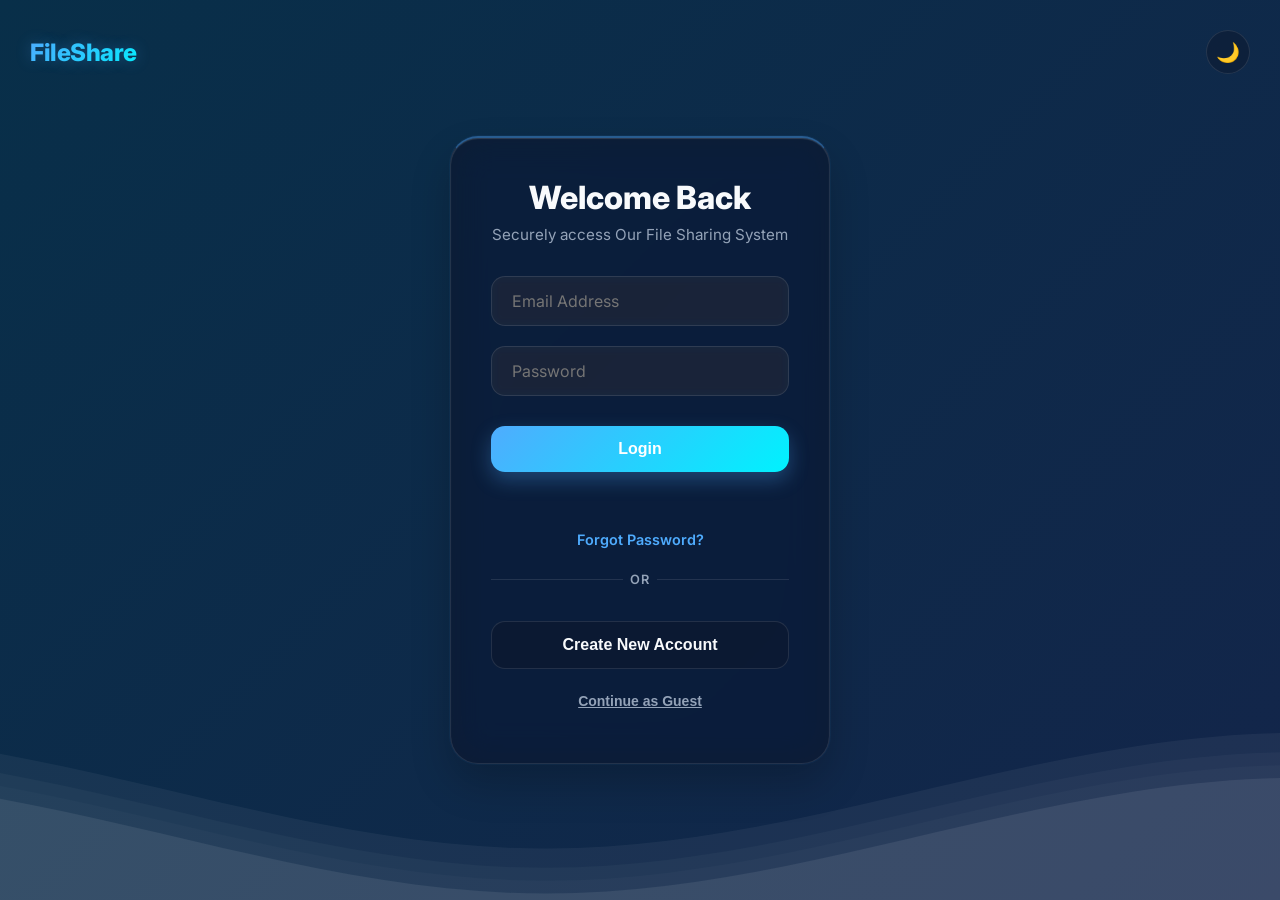
<file: Frontend/Dashboard/settings.html>
<!DOCTYPE html>
<html lang="en">
<head>
  <meta charset="UTF-8">
  <meta name="viewport" content="width=device-width, initial-scale=1.0">
  <title>Account Security - FileShare</title>
  <meta name="description" content="Manage your FileShare account password and security settings.">
  <link href="https://fonts.googleapis.com/css2?family=Inter:wght@400;500;600;700&display=swap" rel="stylesheet">
  <link rel="stylesheet" href="https://cdnjs.cloudflare.com/ajax/libs/font-awesome/6.5.0/css/all.min.css">
  <link rel="stylesheet" href="style.css">
  <script>
    if (!localStorage.getItem('username')) window.location.href = '../Login page/index.html';
    if ((localStorage.getItem('fileShareTheme') || 'dark') === 'dark') document.documentElement.classList.add('dark-init');
  </script>
  <style>
    /* Settings page glass panels */
    .settings-page-wrap {
      max-width: 620px;
      margin: 0 auto;
      padding: 30px 0 50px;
      display: flex;
      flex-direction: column;
      gap: 20px;
    }

    .settings-section {
      background: var(--bg-glass);
      backdrop-filter: blur(16px) saturate(120%);
      -webkit-backdrop-filter: blur(16px) saturate(120%);
      border: 1px solid var(--border-glass);
      border-radius: 18px;
      padding: 26px 28px;
      box-shadow: 0 8px 32px rgba(0,0,0,0.1), var(--reflection);
    }

    .settings-section-header {
      display: flex;
      align-items: center;
      gap: 12px;
      margin-bottom: 22px;
      padding-bottom: 16px;
      border-bottom: 1px solid var(--border-glass);
    }

    .settings-section-icon {
      width: 38px;
      height: 38px;
      border-radius: 10px;
      display: flex;
      align-items: center;
      justify-content: center;
      font-size: 16px;
      flex-shrink: 0;
    }

    .settings-section-icon.blue   { background: rgba(59,130,246,0.15); color: #3b82f6; box-shadow: 0 0 10px rgba(59,130,246,0.2); }
    .settings-section-icon.red    { background: rgba(239,68,68,0.12);  color: #ef4444; box-shadow: 0 0 10px rgba(239,68,68,0.15); }

    .settings-section-title {
      font-size: 15px;
      font-weight: 700;
      color: var(--text-main);
    }

    .settings-section-sub {
      font-size: 12.5px;
      color: var(--text-muted);
      margin-top: 2px;
    }

    .form-group {
      margin-bottom: 16px;
      display: flex;
      flex-direction: column;
      gap: 6px;
    }

    .form-group label {
      font-size: 12.5px;
      font-weight: 600;
      color: var(--text-muted);
      text-transform: uppercase;
      letter-spacing: 0.04em;
    }

    .form-group input {
      padding: 11px 14px;
      border: 1px solid rgba(0,0,0,0.12);
      border-radius: 10px;
      background: #fff;
      color: var(--text-main);
      font-family: inherit;
      font-size: 14px;
      outline: none;
      transition: all 0.25s ease;
    }
    body.dark-mode .form-group input {
      border-color: var(--border-glass);
      background: rgba(255,255,255,0.05);
      backdrop-filter: blur(8px);
    }

    .form-group input:focus {
      border-color: #3b82f6;
      background: #fff;
      box-shadow: 0 0 0 3px rgba(59, 130, 246, 0.1);
    }
    body.dark-mode .form-group input:focus {
      border-color: #4facfe;
      background: rgba(255,255,255,0.1);
      box-shadow: 0 0 0 3px rgba(79,172,254,0.15), var(--reflection);
    }

    .settings-actions {
      display: flex;
      gap: 10px;
      margin-top: 4px;
    }

    .btn-settings-primary {
      display: inline-flex;
      align-items: center;
      gap: 8px;
      padding: 10px 22px;
      border-radius: 10px;
      font-size: 13.5px;
      font-weight: 600;
      cursor: pointer;
      border: none;
      background: linear-gradient(135deg, #4facfe 0%, #00f2fe 100%);
      color: white;
      box-shadow: 0 4px 14px rgba(79,172,254,0.4), var(--reflection);
      transition: all 0.2s ease;
    }

    .btn-settings-primary:hover {
      transform: translateY(-2px);
      box-shadow: 0 8px 22px rgba(79,172,254,0.5), var(--reflection);
    }

    .btn-settings-danger {
      display: inline-flex;
      align-items: center;
      gap: 8px;
      padding: 10px 22px;
      border-radius: 10px;
      font-size: 13.5px;
      font-weight: 600;
      cursor: pointer;
      border: 1px solid rgba(239,68,68,0.4);
      background: rgba(239,68,68,0.1);
      color: #ef4444;
      transition: all 0.2s ease;
    }

    .btn-settings-danger:hover {
      background: #ef4444;
      color: white;
      border-color: transparent;
      box-shadow: 0 6px 18px rgba(239,68,68,0.4);
      transform: translateY(-1px);
    }

    /* Status message */
    .status-msg {
      display: none;
      font-size: 13px;
      padding: 10px 14px;
      border-radius: 8px;
      margin-bottom: 14px;
      border: 1px solid transparent;
    }

    .status-msg.success {
      background: rgba(34,197,94,0.12);
      border-color: rgba(34,197,94,0.3);
      color: #22c55e;
    }

    .status-msg.error {
      background: rgba(239,68,68,0.1);
      border-color: rgba(239,68,68,0.3);
      color: #ef4444;
    }

    /* Danger zone warning text */
    .danger-warning {
      font-size: 13.5px;
      color: var(--text-muted);
      line-height: 1.6;
      margin-bottom: 18px;
      padding: 12px 14px;
      background: rgba(239,68,68,0.05);
      border-radius: 10px;
      border-left: 3px solid rgba(239,68,68,0.4);
    }
  </style>
</head>
<body>
  <script>
    if ((localStorage.getItem('fileShareTheme') || 'dark') === 'dark') document.body.classList.add('dark-mode');
    else document.body.classList.remove('dark-mode');
  </script>

  <div class="dashboard">
    <!-- SIDEBAR -->
    <div class="sidebar">
      <h2 class="logo"><i class="fa-solid fa-layer-group" style="color:#4facfe; filter:drop-shadow(0 0 6px rgba(79,172,254,0.6));"></i> <span style="background:linear-gradient(135deg,#4facfe,#a855f7);-webkit-background-clip:text;background-clip:text;-webkit-text-fill-color:transparent;">FileShare</span></h2>
      <ul>
        <li><a href="index.html"><i class="fa-solid fa-house"></i> Dashboard</a></li>
        <li><a href="profile.html"><i class="fa-solid fa-user"></i> My Profile</a></li>
        <li><a href="files.html"><i class="fa-solid fa-folder"></i> My Files</a></li>
        <li class="active"><a href="settings.html"><i class="fa-solid fa-lock"></i> Account Security</a></li>
        <li><a href="app_settings.html"><i class="fa-solid fa-sliders"></i> App Settings</a></li>
      </ul>
      <div class="sidebar-footer">
        <button class="logout-btn-sidebar" id="sidebar-logout-btn">
          <i class="fa-solid fa-arrow-right-from-bracket"></i> Log Out
        </button>
      </div>
    </div>

    <!-- MAIN -->
    <div class="main">
      <div class="topbar">
        <div class="hamburger-menu" id="hamburger-menu"><span></span><span></span><span></span></div>
        <div class="search-bar"><i class="fa-solid fa-magnifying-glass"></i><input type="text" placeholder="Search..."></div>
        <div class="user-area">
          <div class="theme-toggle" id="theme-toggle" style="cursor:pointer;font-size:20px;color:var(--text-muted);"><i class="fa-solid fa-moon"></i></div>
          <div class="notification" id="notification-bell">
            <i class="fa-solid fa-bell"></i><span class="badge">0</span>
            <div class="notification-dropdown" id="notification-dropdown">
              <div class="notification-header">
                <h3>Notifications</h3>
                <div class="clear-all" id="clear-notifications">Clear All</div>
              </div>
              <div class="notification-list" id="notification-list">
                <div class="notification-empty">No notifications</div>
              </div>
            </div>
          </div>
          <div class="user-profile" id="profile-btn">
            <span id="display-username">Loading...</span><i class="fa-solid fa-chevron-down"></i>
            <div class="profile-dropdown" id="profile-dropdown">
              <a href="profile.html"><i class="fa-regular fa-user"></i> My Profile</a>
              <a href="settings.html"><i class="fa-solid fa-lock"></i> Account Security</a>
              <a href="app_settings.html"><i class="fa-solid fa-sliders"></i> App Settings</a>
              <div class="dropdown-divider"></div>
              <a href="#" class="logout-text" id="logout-btn"><i class="fa-solid fa-arrow-right-from-bracket"></i> Log Out</a>
            </div>
          </div>
        </div>
      </div>

      <div class="settings-page-wrap">

        <!-- Change Password -->
        <div class="settings-section">
          <div class="settings-section-header">
            <div class="settings-section-icon blue"><i class="fa-solid fa-key"></i></div>
            <div>
              <p class="settings-section-title">Change Password</p>
              <p class="settings-section-sub">Update your account password</p>
            </div>
          </div>
          <div id="password-msg" class="status-msg"></div>
          <div class="form-group">
            <label>Current Password</label>
            <input type="password" id="current-password" placeholder="Enter current password">
          </div>
          <div class="form-group">
            <label>New Password</label>
            <input type="password" id="new-password" placeholder="Enter new password (min 6 chars)">
          </div>
          <div class="settings-actions">
            <button id="update-password-btn" class="btn-settings-primary">
              <i class="fa-solid fa-floppy-disk"></i> Update Password
            </button>
          </div>
        </div>

        <!-- Danger Zone -->
        <div class="settings-section">
          <div class="settings-section-header">
            <div class="settings-section-icon red"><i class="fa-solid fa-triangle-exclamation"></i></div>
            <div>
              <p class="settings-section-title">Danger Zone</p>
              <p class="settings-section-sub">Irreversible account actions</p>
            </div>
          </div>
          <p class="danger-warning">
            <strong>Permanently delete your account.</strong> This will remove all your files, profile data,
            and account information. This action cannot be undone.
          </p>
          <p id="delete-msg" style="display:none; color:#ef4444; font-size:13px; margin-bottom:12px;"></p>
          <div class="settings-actions">
            <button id="trigger-delete-btn" class="btn-settings-danger">
              <i class="fa-solid fa-trash-can"></i> Delete My Account
            </button>
          </div>
        </div>

      </div>
    </div>
  </div>

  <!-- Delete Confirmation Modal -->
  <div id="delete-modal" class="modal-overlay">
    <div class="modal-content">
      <h3 style="margin-bottom:10px; font-size:18px; color:var(--text-main);">Verify Account Deletion</h3>
      <p style="font-size:13.5px; color:var(--text-muted); margin-bottom:20px;">
        A 6-digit verification code has been sent to your email. Enter it below to permanently delete your account.
      </p>
      <div class="form-group">
        <label>Verification Code</label>
        <input type="text" id="delete-otp-input" placeholder="000000" maxlength="6" style="letter-spacing:0.3em; text-align:center; font-size:18px;">
      </div>
      <p id="modal-error-msg" style="display:none; color:#ef4444; font-size:13px; margin-bottom:10px;"></p>
      <div class="modal-buttons" style="display:flex;justify-content:flex-end;gap:10px;margin-top:16px;">
        <button id="cancel-delete-btn" class="btn-cancel">Cancel</button>
        <button id="confirm-delete-btn" class="btn-settings-danger">Verify & Delete</button>
      </div>
    </div>
  </div>

  <script src="webrtc.js"></script>
  <script src="script.js"></script>
</body>
</html>
</file>
<file: Frontend/Dashboard/style.css>
* {
  box-sizing: border-box;
  margin: 0;
  padding: 0;
}

:root {
  /* Light Mode Variables - High Visibility Aesthetic */
  --bg-body-1: #fdfbfb;
  --bg-body-2: #f3f4f6;
  --bg-body-3: #fff1f2; 
  
  /* Refined Panel Variables (Light) */
  --bg-glass: rgba(255, 255, 255, 0.85); 
  --bg-glass-heavy: rgba(255, 255, 255, 0.98); 
  --border-glass: rgba(0, 0, 0, 0.12); 
  --reflection: inset 0 1px 1px rgba(255, 255, 255, 1);
  --neon-glow: rgba(0, 0, 0, 0.05); 
  
  --text-main: #0f172a; 
  --text-muted: #4b5563; 
  --hover-btn: rgba(0, 0, 0, 0.04);
}

body.dark-mode {
  /* Dark Mode Variables - Deep Animated Gradient */
  --bg-body-1: #0f172a;
  --bg-body-2: #1e1b4b;
  --bg-body-3: #082f49;
  
  /* Glass & Neon Variables (Dark) */
  --bg-glass: rgba(15, 23, 42, 0.45);
  --bg-glass-heavy: rgba(15, 23, 42, 0.7);
  --border-glass: rgba(255, 255, 255, 0.1);
  --reflection: inset 0 1px 1px rgba(255, 255, 255, 0.15);
  --neon-glow: rgba(79, 172, 254, 0.6);
  
  --text-main: #f8fafc;
  --text-muted: #94a3b8;
  --hover-btn: rgba(255, 255, 255, 0.1);
}

/* Animated Gradient Background */
body {
  font-family: 'Inter', Arial, sans-serif;
  background: linear-gradient(-45deg, var(--bg-body-1), var(--bg-body-2), var(--bg-body-3));
  background-size: 400% 400%;
  animation: gradientBG 15s ease infinite;
  color: var(--text-main);
  transition: color 0.3s ease;
  min-height: 100vh;
  position: relative;
  overflow-x: hidden;
}

/* Ambient floating orbs - Subtler in light mode */
body::before, body::after {
  content: '';
  position: fixed;
  border-radius: 50%;
  filter: blur(100px);
  pointer-events: none;
  z-index: 0;
  opacity: 0.4; /* Soften for light mode */
}
body::before {
  width: 400px; height: 400px;
  background: radial-gradient(circle, rgba(96, 165, 250, 0.1), transparent 70%);
  top: -100px; left: -100px;
  animation: floatOrb1 25s ease-in-out infinite alternate;
}
body::after {
  width: 350px; height: 350px;
  background: radial-gradient(circle, rgba(244, 114, 182, 0.08), transparent 70%);
  bottom: -80px; right: -80px;
  animation: floatOrb2 30s ease-in-out infinite alternate;
}
body.dark-mode::before, body.dark-mode::after {
  opacity: 1;
}
body.dark-mode::before {
  background: radial-gradient(circle, rgba(79,172,254,0.18), transparent 70%);
}
body.dark-mode::after {
  background: radial-gradient(circle, rgba(168,85,247,0.15), transparent 70%);
}
@keyframes floatOrb1 { from { transform: translate(0,0); } to { transform: translate(40px, 30px); } }
@keyframes floatOrb2 { from { transform: translate(0,0); } to { transform: translate(-40px, -20px); } }

@keyframes gradientBG {
  0% { background-position: 0% 50%; }
  50% { background-position: 100% 50%; }
  100% { background-position: 0% 50%; }
}

.dashboard {
  display: flex;
  height: 100vh;
}

/* ================= GLASS REUSABLE STYLES ================= */
.glass-panel {
  background: var(--bg-glass);
  backdrop-filter: blur(16px) saturate(120%);
  -webkit-backdrop-filter: blur(16px) saturate(120%);
  border: 1px solid var(--border-glass);
  box-shadow: 0 4px 6px -1px rgba(0, 0, 0, 0.02), 0 2px 4px -2px rgba(0, 0, 0, 0.02);
  transition: all 0.3s ease;
}

body.dark-mode .glass-panel {
  box-shadow: 0 8px 32px 0 rgba(0, 0, 0, 0.1), var(--reflection);
}

/* SIDEBAR */
.sidebar {
  width: 250px;
  background: var(--bg-glass-heavy);
  backdrop-filter: blur(20px) saturate(120%);
  -webkit-backdrop-filter: blur(20px) saturate(120%);
  border-right: 1px solid var(--border-glass);
  padding: 20px 0;
  display: flex;
  flex-direction: column;
  z-index: 10;
  box-shadow: 2px 0 10px rgba(0,0,0,0.02), var(--reflection);
  height: 100vh;
}

.logo {
  padding: 0 25px;
  margin-bottom: 30px;
  font-size: 20px;
  display: flex;
  align-items: center;
  gap: 10px;
  font-weight: 800;
  letter-spacing: -0.5px;
}
body.dark-mode .logo {
  text-shadow: 0 0 10px var(--neon-glow);
}

.sidebar ul { 
  list-style: none;
  flex: 1; /* This will push everything after the ul to the bottom */
}

.sidebar li {
  padding: 15px 25px;
  cursor: pointer;
  display: flex;
  align-items: center;
  gap: 15px;
  font-size: 15px;
  color: var(--text-muted);
  transition: all 0.2s ease;
  position: relative;
}

.sidebar-footer {
  padding: 20px 25px;
  border-top: 1px solid var(--border-glass);
  margin-top: auto;
}

.logout-btn-sidebar {
  width: 100%;
  display: flex;
  align-items: center;
  gap: 12px;
  padding: 12px 20px;
  background: rgba(239, 68, 68, 0.1);
  border: 1px solid rgba(239, 68, 68, 0.2);
  border-radius: 12px;
  color: #ef4444;
  font-size: 14px;
  font-weight: 600;
  cursor: pointer;
  transition: all 0.2s ease;
}

.logout-btn-sidebar:hover {
  background: #ef4444;
  color: white;
  box-shadow: 0 4px 15px rgba(239, 68, 68, 0.4);
  transform: translateY(-2px);
}

.sidebar li {
  cursor: pointer;
  transition: all 0.2s ease;
  position: relative;
  display: flex;
}

.sidebar li a {
  display: flex;
  align-items: center;
  gap: 15px;
  padding: 15px 25px;
  width: 100%;
  color: var(--text-muted);
  text-decoration: none;
  transition: all 0.2s ease;
}

.sidebar li:hover a {
  background: var(--hover-btn);
  color: var(--text-main);
}

.sidebar li.active a {
  color: var(--text-main);
  background: linear-gradient(90deg, rgba(79,172,254,0.08) 0%, transparent 100%);
  border-left: 4px solid #4facfe;
  padding-left: 21px;
  font-weight: 600;
}
body.dark-mode .sidebar li.active a {
  background: linear-gradient(90deg, rgba(79,172,254,0.15) 0%, transparent 100%);
  box-shadow: inset 15px 0 20px -15px var(--neon-glow);
  text-shadow: 0 0 8px rgba(255,255,255,0.3);
}

.sidebar li.active i {
  color: #4facfe;
  filter: drop-shadow(0 0 8px #4facfe);
}

.sidebar li i { font-size: 18px; }

/* MAIN CONTENT */
.main {
  flex: 1;
  padding: 30px 40px;
  overflow-y: auto;
}

/* TOPBAR */
.topbar {
  display: flex;
  justify-content: space-between;
  align-items: center;
  margin-bottom: 30px;
  padding: 15px 25px;
  border-radius: 16px;
}

.search-bar {
  position: relative;
  width: 300px;
}

.search-bar i {
  position: absolute;
  left: 15px;
  top: 50%;
  transform: translateY(-50%);
  color: var(--text-muted);
}

.search-bar input {
  width: 100%;
  padding: 12px 12px 12px 45px;
  border: 1px solid var(--border-glass);
  border-radius: 14px;
  background: var(--bg-glass);
  color: var(--text-main);
  outline: none;
  font-family: inherit;
  transition: all 0.3s ease;
}

.search-bar input:focus {
  border-color: #4facfe;
  background: var(--bg-glass-heavy);
}

body.dark-mode .search-bar input {
  backdrop-filter: blur(5px);
  box-shadow: var(--reflection);
}

body.dark-mode .search-bar input:focus {
  box-shadow: 0 0 15px var(--neon-glow), var(--reflection);
}

.user-area {
  display: flex;
  align-items: center;
  gap: 30px;
}

.notification {
  position: relative;
  cursor: pointer;
  color: var(--text-main);
  font-size: 20px;
  transition: text-shadow 0.2s ease;
}

.notification:hover {
  text-shadow: 0 0 10px var(--neon-glow);
}

.badge {
  position: absolute;
  top: -5px;
  right: -5px;
  background: #ef4444;
  color: white;
  font-size: 10px;
  font-weight: bold;
  padding: 2px 6px;
  border-radius: 50%;
  box-shadow: 0 2px 4px rgba(239, 68, 68, 0.2);
}
body.dark-mode .badge {
  box-shadow: 0 0 10px rgba(239, 68, 68, 0.6);
}

.user-profile {
  display: flex;
  align-items: center;
  gap: 10px;
  cursor: pointer;
  font-weight: 500;
  position: relative; 
}

/* STATS CARDS */
.stats {
  display: grid;
  grid-template-columns: repeat(4, 1fr);
  gap: 20px;
  margin-bottom: 40px;
}

.card {
  padding: 24px;
  border-radius: 20px;
  display: flex;
  align-items: center;
  gap: 15px;
  position: relative;
  overflow: hidden;
  box-shadow: 0 4px 6px -1px rgba(0, 0, 0, 0.02), 0 2px 4px -2px rgba(0, 0, 0, 0.02);
}

/* Shimmer overlay on card hover */
.card::after {
  content: '';
  position: absolute;
  inset: 0;
  border-radius: 16px;
  background: linear-gradient(135deg, rgba(255,255,255,0.15), transparent 60%, rgba(255,255,255,0.04));
  opacity: 0;
  transition: opacity 0.35s ease;
  pointer-events: none;
}

.card:hover::after { opacity: 1; }

.card:hover {
  transform: translateY(-4px);
  box-shadow: 0 20px 25px -5px rgba(0, 0, 0, 0.05), 0 8px 10px -6px rgba(0, 0, 0, 0.05);
}

body.dark-mode .card {
  border: none;
}

body.dark-mode .card:hover {
  box-shadow: 0 12px 40px 0 rgba(0, 0, 0, 0.15), var(--reflection), 0 0 20px var(--neon-glow);
}

.card-icon {
  width: 54px;
  height: 54px;
  border-radius: 14px;
  display: flex;
  align-items: center;
  justify-content: center;
  font-size: 24px;
}

.card-icon.blue { background: #eff6ff; color: #3b82f6; }
.card-icon.green { background: #f0fdf4; color: #22c55e; }
.card-icon.light-blue { background: #f0f9ff; color: #0ea5e9; }
.card-icon.purple { background: #faf5ff; color: #a855f7; }

body.dark-mode .card-icon {
  border: 1px solid rgba(255,255,255,0.2);
}
body.dark-mode .card-icon.blue { background: rgba(59, 130, 246, 0.15); box-shadow: inset 0 0 10px rgba(59,130,246,0.2), 0 0 15px rgba(59,130,246,0.3); }
body.dark-mode .card-icon.green { background: rgba(34, 197, 94, 0.15); box-shadow: inset 0 0 10px rgba(34,197,94,0.2), 0 0 15px rgba(34,197,94,0.3); }
body.dark-mode .card-icon.light-blue { background: rgba(14, 165, 233, 0.15); box-shadow: inset 0 0 10px rgba(14,165,233,0.2), 0 0 15px rgba(14,165,233,0.3); }
body.dark-mode .card-icon.purple { background: rgba(168, 85, 247, 0.15); box-shadow: inset 0 0 10px rgba(168,85,247,0.2), 0 0 15px rgba(168,85,247,0.3); }

.card-info p {
  font-size: 13px;
  color: var(--text-muted);
  margin-bottom: 5px;
}

.card-info h3 {
  font-size: 22px;
  color: var(--text-main);
  text-shadow: 0 0 8px rgba(255,255,255,0.2);
}

/* TRANSFER BUTTONS */
.transfer {
  display: flex;
  justify-content: center;
  gap: 80px;
  margin-bottom: 50px;
}

.transfer-item { text-align: center; }

.transfer-circle {
  width: 120px;
  height: 120px;
  border-radius: 50%;
  display: flex;
  align-items: center;
  justify-content: center;
  font-size: 45px;
  cursor: pointer;
  margin-bottom: 15px;
}

.transfer-circle:hover {
  transform: translateY(-5px);
  box-shadow: 0 15px 30px rgba(0,0,0,0.05);
}
body.dark-mode .transfer-circle:hover {
  box-shadow: 0 15px 35px rgba(0,0,0,0.1), var(--reflection), 0 0 30px var(--neon-glow);
}

.transfer-item p {
  font-size: 18px;
  font-weight: 500;
  color: var(--text-main);
}

/* RECENT FILES TABLE */
.section-title {
  font-size: 20px;
  font-weight: 700;
  letter-spacing: -0.4px;
  color: var(--text-main);
  margin-bottom: 20px;
}
body.dark-mode .section-title {
  background: linear-gradient(135deg, var(--text-main) 40%, var(--text-muted));
  -webkit-background-clip: text;
  background-clip: text;
  -webkit-text-fill-color: transparent;
}

.table-container {
  border-radius: 16px;
  padding: 10px 20px;
}

table {
  width: 100%;
  border-collapse: collapse;
}

th {
  text-align: left;
  padding: 15px 10px;
  font-size: 13px;
  color: var(--text-muted);
  font-weight: 600;
  border-bottom: 1px solid var(--border-glass);
}

td {
  padding: 15px 10px;
  font-size: 14px;
  color: var(--text-main);
  border-bottom: 1px solid rgba(255,255,255,0.05);
  font-weight: 500;
}

/* Soft hover effect for table rows */
tbody tr { transition: background-color 0.2s ease; border-bottom: 1px solid rgba(0,0,0,0.02); }
tbody tr:hover { background: rgba(0, 0, 0, 0.02); }
body.dark-mode tbody tr:hover { background: rgba(255, 255, 255, 0.05); }

td i {
  font-size: 18px;
  margin-right: 10px;
  vertical-align: middle;
  filter: drop-shadow(0 0 4px rgba(255,255,255,0.3));
}

tr:last-child td { border-bottom: none; }

.action-btn {
  background: rgba(255, 255, 255, 0.1);
  border: 1px solid var(--border-glass);
  border-radius: 8px;
  width: 32px;
  height: 32px;
  margin-right: 5px;
  cursor: pointer;
  color: var(--text-main);
  transition: all 0.2s ease;
  box-shadow: var(--reflection);
}

.action-btn i { margin: 0; font-size: 14px; }

.action-btn:hover {
  background: #3b82f6;
  color: white;
  border-color: #3b82f6;
  box-shadow: 0 0 15px #3b82f6, var(--reflection);
}

/* PROFILE DROPDOWN */
.profile-dropdown {
  position: absolute;
  top: 45px;
  right: 0;
  width: 220px;
  background: var(--bg-glass-heavy);
  backdrop-filter: blur(25px) saturate(150%);
  -webkit-backdrop-filter: blur(25px) saturate(150%);
  border-radius: 12px;
  display: flex;
  flex-direction: column;
  padding: 10px 0;

  opacity: 0;
  visibility: hidden;
  transform: translateY(-10px);
  z-index: 100;
  border: 1px solid var(--border-glass);
  box-shadow: 0 15px 40px rgba(0, 0, 0, 0.2), var(--reflection);
  transition: all 0.3s ease cubic-bezier(0.4, 0, 0.2, 1);
}

.profile-dropdown.show {
  opacity: 1;
  visibility: visible;
  transform: translateY(0);
}

.profile-dropdown a {
  text-decoration: none;
  color: var(--text-main);
  padding: 12px 20px;
  font-size: 14px;
  display: flex;
  align-items: center;
  gap: 12px;
  transition: background-color 0.2s ease;
}

.profile-dropdown a:hover {
  background: var(--hover-btn);
  color: var(--text-main);
}

.dropdown-divider {
  height: 1px;
  background: var(--border-glass);
  margin: 8px 0;
}

/* ================= MODAL OVERLAY ================= */
.modal-overlay {
  position: fixed;
  top: 0; left: 0; right: 0; bottom: 0;
  background: rgba(0, 0, 0, 0.4);
  backdrop-filter: blur(8px);
  display: flex;
  align-items: center;
  justify-content: center;
  z-index: 1000;
  opacity: 0;
  visibility: hidden;
  transition: all 0.3s ease;
}

.modal-overlay.active {
  opacity: 1;
  visibility: visible;
}

.modal-content {
  padding: 30px;
  border-radius: 16px;
  width: 400px;
  max-width: 90%;
}

.upload-modal-content {
  background: var(--bg-glass-heavy);
  backdrop-filter: blur(25px) saturate(120%);
  -webkit-backdrop-filter: blur(25px) saturate(120%);
  border: 1px solid var(--border-glass);
  box-shadow: 0 20px 50px rgba(0,0,0,0.2), var(--reflection);
  padding: 40px 30px 30px;
  border-radius: 24px;
  width: 480px;
  max-width: 95%;
  position: relative;
  transform: scale(0.9) translateY(20px);
  transition: all 0.4s cubic-bezier(0.34, 1.56, 0.64, 1);
}

.modal-overlay.active .upload-modal-content {
  transform: scale(1) translateY(0);
}

.modal-close-btn {
  position: absolute;
  top: 15px;
  right: 15px;
  background: transparent;
  border: none;
  color: var(--text-muted);
  font-size: 20px;
  cursor: pointer;
  transition: all 0.2s ease;
  z-index: 10;
}

.modal-close-btn:hover {
  color: #ef4444;
  transform: rotate(90deg);
}

/* ================= GLOBAL FORM STYLES ================= */
.form-group {
  margin-bottom: 20px;
  display: flex;
  flex-direction: column;
  gap: 8px;
}

.text-input, .file-input {
  padding: 12px 14px;
  border: 1px solid rgba(0,0,0,0.12);
  border-radius: 12px;
  background: #fff;
  color: var(--text-main);
  font-family: inherit;
  font-size: 14px;
  outline: none;
  transition: all 0.3s ease;
  width: 100%;
}

.text-input:focus, .file-input:focus {
  border-color: #3b82f6;
  background: #fff;
  box-shadow: 0 0 0 4px rgba(59, 130, 246, 0.1);
}

body.dark-mode .text-input, body.dark-mode .file-input {
  background: rgba(255, 255, 255, 0.05);
  border: 1px solid var(--border-glass);
  box-shadow: inset 0 2px 4px rgba(0,0,0,0.05);
}

body.dark-mode .text-input:focus, body.dark-mode .file-input:focus {
  border-color: #4facfe;
  background: rgba(255, 255, 255, 0.15);
  box-shadow: 0 0 15px var(--neon-glow), inset 0 2px 4px rgba(0,0,0,0.05);
}

.btn-primary {
  background: linear-gradient(135deg, #4facfe 0%, #3b82f6 100%);
  color: white;
  border: none;
  padding: 10px 24px;
  border-radius: 10px;
  cursor: pointer;
  font-weight: 600;
  box-shadow: 0 4px 12px rgba(59, 130, 246, 0.15);
  transition: all 0.2s ease;
}

.btn-primary:hover {
  transform: translateY(-2px);
  box-shadow: 0 8px 20px rgba(59, 130, 246, 0.25);
}

body.dark-mode .btn-primary {
  background: linear-gradient(135deg, #4facfe 0%, #00f2fe 100%);
  box-shadow: 0 4px 15px rgba(79, 172, 254, 0.4), var(--reflection);
}

body.dark-mode .btn-primary:hover {
  box-shadow: 0 8px 25px rgba(79, 172, 254, 0.6), var(--reflection);
}

.btn-cancel {
  background: #f8fafc;
  border: 1px solid rgba(0,0,0,0.1);
  padding: 10px 24px;
  border-radius: 10px;
  cursor: pointer;
  color: #475569;
  font-weight: 500;
  transition: all 0.2s ease;
}

.btn-cancel:hover { 
  background: #f1f5f9; 
  color: #0f172a;
  border-color: rgba(0,0,0,0.15);
}

body.dark-mode .btn-cancel {
  background: rgba(255, 255, 255, 0.1);
  border: 1px solid var(--border-glass);
  color: var(--text-main);
}
body.dark-mode .btn-cancel:hover { background: rgba(255, 255, 255, 0.2); }

/* INJECT GLASS CLASS INTO HTML COMPONENTS */
.topbar, .card, .transfer-circle, .table-container, .profile-dropdown, .modal-content,
.profile-header, .settings-container, .profile-stats-pill,
.profile-card, .stat-card, .profile-panel {
  background: var(--bg-glass);
  backdrop-filter: blur(16px) saturate(120%);
  -webkit-backdrop-filter: blur(16px) saturate(120%);
  border: 1px solid var(--border-glass);
  box-shadow: 0 8px 32px 0 rgba(0, 0, 0, 0.1), var(--reflection);
}

/* Profile card uses heavier glass to stand out above the cover banner */
.profile-card {
  background: var(--bg-glass-heavy);
  backdrop-filter: blur(20px) saturate(120%);
  -webkit-backdrop-filter: blur(20px) saturate(120%);
}

/* ================= SKELETON LOADERS ================= */
.skeleton-loader {
  background: linear-gradient(90deg, #f0f0f0 25%, #e0e0e0 50%, #f0f0f0 75%);
  background-size: 200% 100%;
  animation: loading 1.5s ease infinite;
  border-radius: 8px;
}

@keyframes loading {
  0% { background-position: 200% 0; }
  100% { background-position: -200% 0; }
}

/* Skeleton variants */
.skeleton-text {
  height: 20px;
  width: 100%;
  margin: 4px 0;
}

.skeleton-text-lg {
  height: 24px;
  width: 100%;
  margin: 4px 0;
}

.skeleton-circle {
  width: 40px;
  height: 40px;
  border-radius: 50%;
  margin: 0 auto;
}

.skeleton-rect {
  width: 100%;
  height: 16px;
  border-radius: 4px;
  margin: 4px 0;
}

.skeleton-rect-lg {
  width: 100%;
  height: 24px;
  border-radius: 4px;
  margin: 4px 0;
}

/* Dark mode skeleton loaders */
body.dark-mode .skeleton-loader {
  background: linear-gradient(90deg, #374151 25%, #424b5c 50%, #374151 75%);
  background-size: 200% 100%;
}

body.dark-mode .skeleton-text,
body.dark-mode .skeleton-text-lg,
body.dark-mode .skeleton-rect,
body.dark-mode .skeleton-rect-lg {
  background: rgba(75, 85, 99, 0.5);
}
.notification-dropdown {
  position: absolute;
  top: 100%;
  right: 0;
  width: 320px;
  margin-top: 10px;
  background: var(--bg-glass-heavy);
  backdrop-filter: blur(20px) saturate(120%);
  -webkit-backdrop-filter: blur(20px) saturate(120%);
  border: 1px solid var(--border-glass);
  border-radius: 12px;
  box-shadow: 0 15px 40px rgba(0, 0, 0, 0.2), var(--reflection);
  z-index: 100;
  opacity: 0;
  visibility: hidden;
  transform: translateY(-10px);
  transition: all 0.3s ease;
  overflow: hidden;
}

.notification-dropdown.active {
  opacity: 1;
  visibility: visible;
  transform: translateY(0);
}

.notification-header {
  padding: 16px 20px;
  border-bottom: 1px solid var(--border-glass);
  display: flex;
  justify-content: space-between;
  align-items: center;
}

.notification-header h3 {
  font-size: 16px;
  color: var(--text-main);
  margin: 0;
}

.notification-header .clear-all {
  font-size: 13px;
  color: var(--text-muted);
  cursor: pointer;
  padding: 4px 8px;
  border-radius: 6px;
  transition: background 0.2s ease;
}

.notification-header .clear-all:hover {
  background: var(--hover-btn);
}

.notification-list {
  max-height: 300px;
  overflow-y: auto;
  padding: 12px 0;
}

/* Custom scrollbar for notification list */
.notification-list::-webkit-scrollbar {
  width: 6px;
}

.notification-list::-webkit-scrollbar-track {
  background: transparent;
}

.notification-list::-webkit-scrollbar-thumb {
  background: var(--border-glass);
  border-radius: 3px;
}

.notification-list::-webkit-scrollbar-thumb:hover {
  background: var(--text-muted);
}

.notification-item {
  display: flex;
  align-items: flex-start;
  padding: 12px 20px;
  border-bottom: 1px solid rgba(255,255,255,0.05);
  transition: background 0.2s ease;
  cursor: pointer;
}

.notification-item:hover {
  background: var(--hover-btn);
}

.notification-item.unread {
  background: rgba(79, 172, 254, 0.05);
  border-left: 3px solid #4facfe;
}

.notification-item.unread .notification-title {
  font-weight: 600;
}

.notification-item:last-child {
  border-bottom: none;
}

.notification-icon {
  width: 36px;
  height: 36px;
  border-radius: 8px;
  display: flex;
  align-items: center;
  justify-content: center;
  margin-right: 12px;
  flex-shrink: 0;
}

.notification-icon.upload { background: rgba(59, 130, 246, 0.15); color: #3b82f6; }
.notification-icon.share { background: rgba(168, 85, 247, 0.15); color: #a855f7; }
.notification-icon.download { background: rgba(34, 197, 94, 0.15); color: #22c55e; }
.notification-icon.system { background: rgba(245, 158, 11, 0.15); color: #f59e0b; }

.notification-content {
  flex: 1;
}

.notification-title {
  font-size: 14px;
  font-weight: 600;
  color: var(--text-main);
  margin-bottom: 4px;
}

.notification-description {
  font-size: 13px;
  color: var(--text-muted);
  margin-bottom: 4px;
}

.notification-time {
  font-size: 12px;
  color: var(--text-muted);
}

/* Empty state */
.notification-empty {
  text-align: center;
  padding: 30px 20px;
  color: var(--text-muted);
  font-size: 14px;
}

/* Drag and Drop Upload Area */
.upload-dropzone {
  border: 2px dashed var(--border-glass);
  border-radius: 16px;
  padding: 40px;
  text-align: center;
  background: rgba(255, 255, 255, 0.02);
  transition: all 0.3s ease;
  margin: 20px 0;
  position: relative;
  overflow: hidden;
}

.upload-dropzone:hover,
.upload-dropzone.dragover {
  border-color: #4facfe;
  background: rgba(79, 172, 254, 0.08);
  transform: translateY(-2px);
  box-shadow: 0 10px 30px rgba(79, 172, 254, 0.2);
}

.upload-dropzone.dragover::before {
  content: '';
  position: absolute;
  top: 0; left: 0; right: 0; bottom: 0;
  background: rgba(79, 172, 254, 0.1);
  z-index: 1;
}

.upload-dropzone i {
  font-size: 48px;
  color: var(--text-muted);
  margin-bottom: 16px;
  transition: all 0.3s ease;
}

.upload-dropzone.dragover i {
  color: #4facfe;
  transform: scale(1.1);
}

.upload-dropzone h3 {
  font-size: 18px;
  color: var(--text-main);
  margin-bottom: 8px;
  font-weight: 600;
}

.upload-dropzone p {
  font-size: 14px;
  color: var(--text-muted);
  margin-bottom: 20px;
}

.upload-dropzone input[type="file"] {
  display: none;
}

.browse-btn {
  background: linear-gradient(135deg, #4facfe 0%, #00f2fe 100%);
  color: white;
  border: none;
  padding: 10px 20px;
  border-radius: 8px;
  cursor: pointer;
  font-weight: 600;
  box-shadow: 0 4px 15px rgba(79, 172, 254, 0.4), var(--reflection);
  transition: all 0.2s ease;
  display: inline-flex;
  align-items: center;
  gap: 8px;
}

.browse-btn:hover {
  transform: translateY(-2px);
  box-shadow: 0 8px 25px rgba(79, 172, 254, 0.6), var(--reflection);
}

/* Upload Progress */
.upload-progress {
  margin-top: 15px;
  padding: 15px;
  background: rgba(0, 0, 0, 0.05);
  border-radius: 10px;
}

body.dark-mode .upload-progress {
  background: rgba(255, 255, 255, 0.05);
}

.upload-progress .progress-bar {
  width: 100%;
  height: 8px;
  background: rgba(255, 255, 255, 0.1);
  border-radius: 4px;
  overflow: hidden;
  margin-bottom: 8px;
}

.upload-progress .progress-fill {
  height: 100%;
  background: linear-gradient(90deg, #4facfe, #00f2fe);
  width: 0%;
  transition: width 0.3s ease;
  border-radius: 4px;
}

.upload-progress span {
  font-size: 13px;
  color: var(--text-muted);
  font-weight: 500;
}

/* Hamburger Menu */
.hamburger-menu {
  display: none;
  flex-direction: column;
  gap: 5px;
  cursor: pointer;
  padding: 8px;
  border-radius: 6px;
  transition: background 0.2s ease;
}

.hamburger-menu:hover {
  background: var(--hover-btn);
}

.hamburger-menu span {
  display: block;
  width: 25px;
  height: 2px;
  background: var(--text-main);
  transition: all 0.3s ease;
}

/* Mobile Sidebar Styles */
@media (max-width: 768px) {
  .hamburger-menu {
    display: flex;
  }

  .sidebar {
    position: fixed;
    top: 0;
    left: -250px;
    height: 100vh;
    width: 250px;
    z-index: 1000;
    transition: left 0.3s ease cubic-bezier(0.4, 0, 0.2, 1);
    box-shadow: 4px 0 24px rgba(0, 0, 0, 0.2);
  }

  .sidebar.active {
    left: 0;
  }

  .main {
    padding: 15px;
  }

  .sidebar-backdrop {
    position: fixed;
    top: 0;
    left: 0;
    right: 0;
    bottom: 0;
    background: rgba(0, 0, 0, 0.6);
    backdrop-filter: blur(5px);
    display: none;
    z-index: 999;
    transition: opacity 0.3s ease;
  }

  .sidebar-backdrop.active {
    display: block;
  }

  .stats {
    grid-template-columns: repeat(2, 1fr);
    gap: 15px;
  }

  .transfer {
    gap: 40px;
  }

  .transfer-circle {
    width: 90px;
    height: 90px;
    font-size: 35px;
  }

  .transfer-item p {
    font-size: 16px;
  }

  .topbar {
    flex-direction: column;
    gap: 15px;
  }

  .search-bar {
    width: 100%;
    max-width: 300px;
  }

  .user-area {
    width: 100%;
    justify-content: space-between;
  }
}

/* Toast notifications for feedback */
.toast-container {
  position: fixed;
  top: 20px;
  right: 20px;
  z-index: 1000;
  display: flex;
  flex-direction: column;
  gap: 10px;
}

.toast {
  min-width: 300px;
  max-width: 400px;
  padding: 16px 20px;
  border-radius: 12px;
  display: flex;
  align-items: flex-start;
  gap: 12px;
  box-shadow: 0 10px 30px rgba(0, 0, 0, 0.2);
  backdrop-filter: blur(12px);
  border: 1px solid var(--border-glass);
  animation: slideIn 0.3s ease-out;
}

.toast.slideIn {
  animation: slideIn 0.3s ease-out;
}

.toast.slideOut {
  animation: slideOut 0.3s ease-in forwards;
}

@keyframes slideIn {
  from { transform: translateX(100%); opacity: 0; }
  to { transform: translateX(0); opacity: 1; }
}

@keyframes slideOut {
  from { transform: translateX(0); opacity: 1; }
  to { transform: translateX(100%); opacity: 0; }
}

.toast-icon {
  width: 28px;
  height: 28px;
  border-radius: 6px;
  display: flex;
  align-items: center;
  justify-content: center;
  flex-shrink: 0;
  font-size: 14px;
}

.toast-icon.success { background: rgba(34, 197, 94, 0.2); color: #22c55e; }
.toast-icon.error { background: rgba(239, 68, 68, 0.2); color: #ef4444; }
.toast-icon.warning { background: rgba(245, 158, 11, 0.2); color: #f59e0b; }
.toast-icon.info { background: rgba(59, 130, 246, 0.2); color: #3b82f6; }

.toast-content {
  flex: 1;
}

.toast-title {
  font-weight: 600;
  margin-bottom: 4px;
}

.toast-message {
  font-size: 14px;
  line-height: 1.4;
}

.toast.progress {
  background: rgba(79, 172, 254, 0.1);
  border-color: rgba(79, 172, 254, 0.3);
}

.toast.progress .toast-icon {
  background: rgba(79, 172, 254, 0.2);
  color: #4facfe;
}

.toast.progress .toast-message {
  display: flex;
  align-items: center;
  gap: 8px;
}

.progress-bar {
  flex: 1;
  height: 4px;
  background: rgba(255,255,255,0.2);
  border-radius: 2px;
  overflow: hidden;
}

.progress-fill {
  height: 100%;
  background: linear-gradient(90deg, #4facfe, #00f2fe);
  width: 0%;
  transition: width 0.3s ease;
}

/* Keep the page transition code you added earlier down here */
.main { animation: fadeContentIn 0.3s ease-out forwards; }
@keyframes fadeContentIn { from { opacity: 0; transform: translateY(15px); } to { opacity: 1; transform: translateY(0); } }
.main.fade-out { opacity: 0; transform: translateY(-15px); transition: opacity 0.25s ease-in, transform 0.25s ease-in; }

/* ================= GRADIENT SCROLLBAR FOR MAIN PANEL ================= */
.main::-webkit-scrollbar { width: 6px; }
.main::-webkit-scrollbar-track { background: transparent; }
.main::-webkit-scrollbar-thumb {
  background: linear-gradient(180deg, #4facfe, #a855f7);
  border-radius: 3px;
}
.main::-webkit-scrollbar-thumb:hover { background: linear-gradient(180deg, #00f2fe, #d946ef); }

/* ================= STORAGE WARN PULSE ================= */
@keyframes storageWarnPulse {
  0%, 100% { box-shadow: 0 0 0 0 rgba(239,68,68,0); }
  50% { box-shadow: 0 0 14px 4px rgba(239,68,68,0.35); }
}
.storage-fill.warn {
  animation: storageWarnPulse 2s ease infinite;
}

/* ================= THEME TOGGLE STYLED PILL ================= */
#theme-toggle {
  width: 38px;
  height: 38px;
  border-radius: 10px;
  display: flex;
  align-items: center;
  justify-content: center;
  background: var(--bg-glass);
  border: 1px solid var(--border-glass);
  backdrop-filter: blur(8px);
  -webkit-backdrop-filter: blur(8px);
  transition: all 0.2s ease;
  box-shadow: var(--reflection);
  font-size: 16px !important;
  color: var(--text-main) !important;
}
#theme-toggle:hover {
  background: var(--hover-btn);
  transform: scale(1.08);
  box-shadow: 0 0 14px var(--neon-glow), var(--reflection);
}

/* ================= FIX FOR DROPDOWN OVERLAP ================= */
.topbar {
  position: relative;
  z-index: 50;
}

.profile-dropdown {
  background: var(--bg-glass-heavy);
  backdrop-filter: blur(25px) saturate(150%);
  -webkit-backdrop-filter: blur(25px) saturate(150%);
  box-shadow: 0 15px 40px rgba(0, 0, 0, 0.2), var(--reflection);
}
#receive-link-input { text-align: center; background: rgba(255, 255, 255, 0.08); border-color: var(--border-glass); font-weight: 500; margin-top: 10px; }
#receive-link-input:focus { background: rgba(255, 255, 255, 0.15); box-shadow: 0 0 20px var(--neon-glow), var(--reflection); }

/* ================= SEND BOX TABS ================= */
.send-box {
  border: 1px solid var(--border-glass);
  border-radius: 14px;
  background: var(--bg-glass);
  overflow: hidden;
}

.send-box-tabs {
  display: flex;
  border-bottom: 1px solid var(--border-glass);
}

.send-tab {
  flex: 1;
  padding: 10px 0;
  border: none;
  background: transparent;
  color: var(--text-muted);
  font-size: 12.5px;
  font-weight: 600;
  font-family: inherit;
  cursor: pointer;
  display: flex;
  align-items: center;
  justify-content: center;
  gap: 6px;
  transition: all 0.2s ease;
  position: relative;
}

.send-tab:hover {
  color: var(--text-main);
  background: rgba(79, 172, 254, 0.05);
}

.send-tab.active {
  color: #4facfe;
  background: rgba(79, 172, 254, 0.08);
}

.send-tab.active::after {
  content: '';
  position: absolute;
  bottom: 0;
  left: 20%;
  width: 60%;
  height: 2px;
  background: linear-gradient(90deg, #4facfe, #00f2fe);
  border-radius: 2px;
}

.send-tab-content {
  display: none;
  padding: 12px;
}

.send-tab-content.active {
  display: flex;
  flex-direction: column;
  gap: 8px;
}

.send-box-buttons {
  display: flex;
  gap: 8px;
  padding: 0 12px 12px;
}

.send-box-buttons .browse-btn {
  font-size: 12.5px;
  padding: 9px 10px;
}

/* ================= LIVE SEARCH DROPDOWN ================= */
.live-search-results {
  background: var(--bg-glass-heavy);
  border: 1px solid var(--border-glass);
  border-radius: 10px;
  max-height: 180px;
  overflow-y: auto;
  animation: slideInUp 0.2s ease;
}

.live-search-item {
  display: flex;
  align-items: center;
  gap: 10px;
  padding: 9px 12px;
  cursor: pointer;
  transition: background 0.15s ease;
  border-bottom: 1px solid rgba(0,0,0,0.03);
}

body.dark-mode .live-search-item {
  border-bottom-color: rgba(255,255,255,0.04);
}

.live-search-item:last-child {
  border-bottom: none;
}

.live-search-item:hover {
  background: rgba(79, 172, 254, 0.08);
}

.live-search-item img {
  width: 30px;
  height: 30px;
  border-radius: 50%;
  object-fit: cover;
  border: 1px solid var(--border-glass);
}

.live-search-item .live-search-name {
  font-size: 13px;
  font-weight: 600;
  color: var(--text-main);
}

.live-search-item .live-search-email {
  font-size: 11px;
  color: var(--text-muted);
}

.live-search-empty {
  padding: 14px;
  text-align: center;
  font-size: 12.5px;
  color: var(--text-muted);
}

/* Selected user card */
.selected-user-card {
  display: flex;
  align-items: center;
  gap: 10px;
  padding: 10px 12px;
  background: rgba(79, 172, 254, 0.06);
  border: 1px solid rgba(79, 172, 254, 0.2);
  border-radius: 10px;
  animation: slideInUp 0.2s ease;
}

.selected-user-card img {
  width: 32px;
  height: 32px;
  border-radius: 50%;
  object-fit: cover;
}

.selected-user-card .selected-user-info {
  flex: 1;
}

.selected-user-card .selected-user-name {
  font-size: 13px;
  font-weight: 600;
  color: var(--text-main);
}

.selected-user-card .selected-user-email {
  font-size: 11px;
  color: var(--text-muted);
}

.selected-user-card .selected-user-clear {
  background: transparent;
  border: none;
  color: var(--text-muted);
  cursor: pointer;
  font-size: 14px;
  padding: 4px;
  transition: color 0.15s;
}

.selected-user-card .selected-user-clear:hover {
  color: #ef4444;
}

/* ================= TRANSFER INBOX STYLES ================= */


/* Inbox badge on Receive circle */
.inbox-badge {
  position: absolute;
  top: -4px;
  right: -4px;
  background: linear-gradient(135deg, #f43f5e, #ef4444);
  color: white;
  font-size: 11px;
  font-weight: 700;
  min-width: 22px;
  height: 22px;
  border-radius: 11px;
  display: flex;
  align-items: center;
  justify-content: center;
  padding: 0 5px;
  box-shadow: 0 2px 8px rgba(239, 68, 68, 0.5);
  animation: inboxPulse 2s ease-in-out infinite;
  z-index: 2;
}

@keyframes inboxPulse {
  0%, 100% { transform: scale(1); box-shadow: 0 2px 8px rgba(239, 68, 68, 0.5); }
  50% { transform: scale(1.15); box-shadow: 0 4px 16px rgba(239, 68, 68, 0.7); }
}

/* Transfer list items */
.transfer-item-card {
  display: flex;
  align-items: center;
  gap: 14px;
  padding: 14px 16px;
  background: var(--bg-glass);
  border: 1px solid var(--border-glass);
  border-radius: 14px;
  margin-bottom: 10px;
  transition: all 0.2s ease;
  animation: slideInUp 0.3s ease;
}

.transfer-item-card:hover {
  border-color: rgba(79, 172, 254, 0.3);
  box-shadow: 0 4px 16px rgba(0, 0, 0, 0.06);
}

body.dark-mode .transfer-item-card:hover {
  box-shadow: 0 4px 20px rgba(79, 172, 254, 0.1);
}

.transfer-item-icon {
  width: 42px;
  height: 42px;
  border-radius: 12px;
  display: flex;
  align-items: center;
  justify-content: center;
  font-size: 18px;
  background: linear-gradient(135deg, rgba(79, 172, 254, 0.12), rgba(168, 85, 247, 0.12));
  color: #4facfe;
  flex-shrink: 0;
  border: 1px solid var(--border-glass);
}

body.dark-mode .transfer-item-icon {
  box-shadow: 0 0 12px rgba(79, 172, 254, 0.15);
}

.transfer-item-info {
  flex: 1;
  min-width: 0;
}

.transfer-item-name {
  font-size: 13.5px;
  font-weight: 600;
  color: var(--text-main);
  white-space: nowrap;
  overflow: hidden;
  text-overflow: ellipsis;
}

.transfer-item-meta {
  font-size: 12px;
  color: var(--text-muted);
  margin-top: 3px;
  display: flex;
  gap: 8px;
  align-items: center;
}

.transfer-item-meta .separator {
  width: 3px;
  height: 3px;
  border-radius: 50%;
  background: var(--text-muted);
  opacity: 0.5;
}

.transfer-item-actions {
  display: flex;
  gap: 6px;
  flex-shrink: 0;
}

.transfer-accept-btn,
.transfer-decline-btn {
  width: 34px;
  height: 34px;
  border-radius: 10px;
  border: 1px solid var(--border-glass);
  background: var(--bg-glass);
  cursor: pointer;
  display: flex;
  align-items: center;
  justify-content: center;
  font-size: 14px;
  transition: all 0.2s ease;
}

.transfer-accept-btn {
  color: #22c55e;
}

.transfer-accept-btn:hover {
  background: #22c55e;
  color: white;
  border-color: #22c55e;
  box-shadow: 0 0 14px rgba(34, 197, 94, 0.4);
  transform: scale(1.08);
}

.transfer-decline-btn {
  color: #ef4444;
}

.transfer-decline-btn:hover {
  background: #ef4444;
  color: white;
  border-color: #ef4444;
  box-shadow: 0 0 14px rgba(239, 68, 68, 0.4);
  transform: scale(1.08);
}

/* Offline send button gradient */
.btn-offline-send {
  background: linear-gradient(135deg, #f59e0b, #f97316) !important;
  box-shadow: 0 4px 14px rgba(245, 158, 11, 0.35);
}

.btn-offline-send:hover {
  box-shadow: 0 8px 22px rgba(245, 158, 11, 0.5) !important;
}

/* Transfer inbox modal - wider */
.transfer-inbox-content {
  width: 520px !important;
  max-height: 70vh;
}

.transfer-inbox-scroll {
  max-height: 400px;
  overflow-y: auto;
  padding-right: 4px;
}

.transfer-inbox-scroll::-webkit-scrollbar {
  width: 5px;
}

.transfer-inbox-scroll::-webkit-scrollbar-thumb {
  background: rgba(79, 172, 254, 0.3);
  border-radius: 3px;
}

.transfer-inbox-empty {
  text-align: center;
  padding: 40px 20px;
  color: var(--text-muted);
}

.transfer-inbox-empty i {
  font-size: 42px;
  margin-bottom: 14px;
  opacity: 0.25;
  display: block;
}

.transfer-inbox-empty p {
  font-size: 13.5px;
  line-height: 1.5;
}

/* Expiry tag */
.transfer-expiry-tag {
  font-size: 10.5px;
  padding: 2px 7px;
  border-radius: 5px;
  background: rgba(245, 158, 11, 0.1);
  color: #f59e0b;
  font-weight: 600;
  white-space: nowrap;
}

/* Recipient search input in upload modal */
.recipient-search-wrap {
  position: relative;
  margin-top: 8px;
}

.recipient-search-wrap input {
  width: 100%;
  padding: 10px 10px 10px 36px;
  border-radius: 8px;
  border: 1px solid var(--border-glass);
  background: var(--bg-glass);
  color: var(--text-main);
  font-family: inherit;
  font-size: 13.5px;
  outline: none;
  transition: all 0.25s ease;
}

.recipient-search-wrap input:focus {
  border-color: #f59e0b;
  box-shadow: 0 0 0 3px rgba(245, 158, 11, 0.15);
}

.recipient-search-wrap i {
  position: absolute;
  left: 12px;
  top: 50%;
  transform: translateY(-50%);
  color: var(--text-muted);
  font-size: 13px;
}
</file>
<file: Frontend/Dashboard/style_friends.css>
/* ================= FRIEND BAR (SLIDING PANEL) ================= */
.friend-bar {
  position: fixed;
  top: 0;
  right: -340px; /* Hidden by default */
  width: 340px;
  height: 100vh;
  background: var(--bg-glass-heavy);
  backdrop-filter: blur(25px) saturate(160%);
  -webkit-backdrop-filter: blur(25px) saturate(160%);
  border-left: 1px solid var(--border-glass);
  z-index: 1000;
  transition: all 0.4s cubic-bezier(0.4, 0, 0.2, 1);
  display: flex;
  flex-direction: column;
  box-shadow: -10px 0 30px rgba(0,0,0,0.1);
}

.friend-bar.open {
  right: 0;
}

.friend-bar-header {
  padding: 24px;
  display: flex;
  align-items: center;
  justify-content: space-between;
  border-bottom: 1px solid var(--border-glass);
}

.friend-bar-header h3 {
  font-size: 18px;
  font-weight: 700;
  color: var(--text-main);
  display: flex;
  align-items: center;
  gap: 10px;
}

.close-friends-btn {
  background: transparent;
  border: none;
  color: var(--text-muted);
  font-size: 20px;
  cursor: pointer;
  transition: color 0.2s ease;
}

.close-friends-btn:hover { color: #ef4444; }

.friend-search-wrap {
  padding: 20px 24px;
  display: flex;
  flex-direction: column;
  gap: 12px;
}

.friend-search-box {
  position: relative;
}

.friend-search-box i {
  position: absolute;
  left: 14px;
  top: 50%;
  transform: translateY(-50%);
  color: var(--text-muted);
  font-size: 14px;
}

.friend-search-box input {
  width: 100%;
  padding: 10px 10px 10px 38px;
  background: rgba(0,0,0,0.03);
  border: 1px solid var(--border-glass);
  border-radius: 10px;
  color: var(--text-main);
  font-size: 14px;
  outline: none;
  transition: all 0.2s ease;
}

body.dark-mode .friend-search-box input { background: rgba(255,255,255,0.05); }

.friend-search-box input:focus {
  border-color: #4facfe;
  background: #fff;
  box-shadow: 0 0 0 4px rgba(79, 172, 254, 0.1);
}
body.dark-mode .friend-search-box input:focus { background: rgba(255,255,255,0.1); }

.add-friend-trigger {
  width: 100%;
  padding: 10px;
  background: linear-gradient(135deg, rgba(79, 172, 254, 0.1), rgba(168, 85, 247, 0.1));
  border: 1px dashed #4facfe;
  border-radius: 10px;
  color: #4facfe;
  font-size: 13px;
  font-weight: 600;
  cursor: pointer;
  display: flex;
  align-items: center;
  justify-content: center;
  gap: 8px;
  transition: all 0.2s ease;
}

.add-friend-trigger:hover {
  background: rgba(79, 172, 254, 0.15);
  transform: translateY(-1px);
}

.friend-list-content {
  flex: 1;
  overflow-y: auto;
  padding: 0 24px 24px;
}

.friend-section-title {
  font-size: 12px;
  font-weight: 700;
  color: var(--text-muted);
  text-transform: uppercase;
  letter-spacing: 0.05em;
  margin: 20px 0 12px;
  display: flex;
  align-items: center;
  gap: 8px;
}

.friend-card {
  display: flex;
  align-items: center;
  gap: 12px;
  padding: 10px;
  border-radius: 12px;
  transition: all 0.2s ease;
  cursor: pointer;
  margin-bottom: 4px;
}

.friend-card:hover {
  background: var(--hover-btn);
}

.friend-avatar {
  width: 40px;
  height: 40px;
  border-radius: 12px;
  background: #e2e8f0;
  display: flex;
  align-items: center;
  justify-content: center;
  font-size: 18px;
  color: #64748b;
  position: relative;
  flex-shrink: 0;
}

body.dark-mode .friend-avatar { background: rgba(255,255,255,0.1); color: #fff; }

.status-dot {
  position: absolute;
  bottom: -2px;
  right: -2px;
  width: 12px;
  height: 12px;
  border-radius: 50%;
  border: 2px solid #fff;
}

body.dark-mode .status-dot { border-color: #1e293b; }

.status-dot.online { background: #22c55e; box-shadow: 0 0 8px #22c55e; }
.status-dot.offline { background: #94a3b8; }

.friend-info {
  flex: 1;
  min-width: 0;
}

.friend-name {
  font-size: 14px;
  font-weight: 600;
  color: var(--text-main);
  white-space: nowrap;
  overflow: hidden;
  text-overflow: ellipsis;
}

.friend-status-text {
  font-size: 12px;
  color: var(--text-muted);
}

.friend-actions {
  display: flex;
  gap: 6px;
}

.friend-action-btn {
  width: 28px;
  height: 28px;
  border-radius: 8px;
  display: flex;
  align-items: center;
  justify-content: center;
  font-size: 12px;
  cursor: pointer;
  transition: all 0.2s ease;
  border: 1px solid transparent;
}

.friend-action-btn.accept { background: rgba(34, 197, 94, 0.1); color: #22c55e; border-color: rgba(34, 197, 94, 0.2); }
.friend-action-btn.accept:hover { background: #22c55e; color: white; }

.friend-action-btn.decline { background: rgba(239, 68, 68, 0.1); color: #ef4444; border-color: rgba(239, 68, 68, 0.2); }
.friend-action-btn.decline:hover { background: #ef4444; color: white; }

/* Topbar icon button style */
.topbar-icon-btn {
  width: 42px;
  height: 42px;
  border-radius: 12px;
  display: flex;
  align-items: center;
  justify-content: center;
  background: var(--bg-glass);
  border: 1px solid var(--border-glass);
  color: var(--text-main);
  cursor: pointer;
  position: relative;
  transition: all 0.2s ease;
  font-size: 18px;
}

.topbar-icon-btn:hover {
  background: var(--hover-btn);
  transform: translateY(-2px);
  box-shadow: 0 4px 12px rgba(0,0,0,0.05);
}

.topbar-icon-btn .badge {
  position: absolute;
  top: -4px;
  right: -4px;
  background: #ef4444;
  color: white;
  font-size: 10px;
  font-weight: bold;
  padding: 2px 6px;
  border-radius: 10px;
  border: 2px solid #fff;
}
body.dark-mode .topbar-icon-btn .badge { border-color: #1e293b; }

/* Suggested friends in upload */
.suggested-friends {
  margin-top: 20px;
  text-align: left;
}

.suggested-friends h4 {
  font-size: 13px;
  color: var(--text-muted);
  margin-bottom: 10px;
  text-transform: uppercase;
  letter-spacing: 0.05em;
}

.suggested-list {
  display: flex;
  gap: 10px;
  overflow-x: auto;
  padding-bottom: 8px;
}

.suggested-item {
  display: flex;
  flex-direction: column;
  align-items: center;
  gap: 6px;
  cursor: pointer;
  min-width: 60px;
}

.suggested-avatar {
  width: 48px;
  height: 48px;
  border-radius: 50%;
  border: 2px solid transparent;
  transition: all 0.2s ease;
  background: rgba(0,0,0,0.05);
  display: flex;
  align-items: center;
  justify-content: center;
  font-size: 20px;
  color: var(--text-muted);
}

.suggested-item.selected .suggested-avatar {
  border-color: #4facfe;
  background: rgba(79, 172, 254, 0.1);
  color: #4facfe;
}

.suggested-name {
  font-size: 11px;
  font-weight: 600;
  color: var(--text-main);
  max-width: 60px;
  text-overflow: ellipsis;
  overflow: hidden;
  white-space: nowrap;
}
</file>
<file: Frontend/auth-shared.css>
@import url('https://fonts.googleapis.com/css2?family=Inter:wght@400;500;600;700&display=swap');

* {
  box-sizing: border-box;
  margin: 0;
  padding: 0;
}

:root {
  /* Light Mode Variables - Matching Dashboard */
  --bg-body-1: #e0c3fc;
  --bg-body-2: #8ec5fc;
  --bg-body-3: #e0f2fe;
  
  /* Glass & Neon Variables (Light) */
  --bg-glass: rgba(255, 255, 255, 0.4);
  --bg-glass-heavy: rgba(255, 255, 255, 0.65);
  --border-glass: rgba(255, 255, 255, 0.6);
  --reflection: inset 0 1px 1px rgba(255, 255, 255, 0.9);
  --neon-glow: rgba(59, 130, 246, 0.4);
  
  --text-main: #1e293b;
  --text-muted: #475569;
  --accent: #4facfe;
  --accent-2: #00f2fe;
  
  --wave-color: rgba(255, 255, 255, 0.7);
  --wave-color-2: rgba(255, 255, 255, 0.5);
  --wave-color-3: rgba(255, 255, 255, 0.3);
  --wave-color-4: #ffffff;
}

body.dark-mode {
  /* Dark Mode Variables - Deep Animated Gradient */
  --bg-body-1: #0f172a;
  --bg-body-2: #1e1b4b;
  --bg-body-3: #082f49;
  
  /* Glass & Neon Variables (Dark) */
  --bg-glass: rgba(15, 23, 42, 0.45);
  --bg-glass-heavy: rgba(15, 23, 42, 0.7);
  --border-glass: rgba(255, 255, 255, 0.1);
  --reflection: inset 0 1px 1px rgba(255, 255, 255, 0.15);
  --neon-glow: rgba(79, 172, 254, 0.6);
  
  --text-main: #f8fafc;
  --text-muted: #94a3b8;
  
  --wave-color: rgba(255, 255, 255, 0.05);
  --wave-color-2: rgba(255, 255, 255, 0.03);
  --wave-color-3: rgba(255, 255, 255, 0.02);
  --wave-color-4: rgba(255, 255, 255, 0.08);
}

body {
  font-family: 'Inter', Arial, sans-serif;
  background: linear-gradient(-45deg, var(--bg-body-1), var(--bg-body-2), var(--bg-body-3));
  background-size: 400% 400%;
  animation: gradientBG 15s ease infinite;
  color: var(--text-main);
  min-height: 100vh;
  display: flex;
  flex-direction: column;
  align-items: center;
  justify-content: center;
  overflow: hidden;
  transition: all 0.5s ease;
}

@keyframes gradientBG {
  0% { background-position: 0% 50%; }
  50% { background-position: 100% 50%; }
  100% { background-position: 0% 50%; }
}

/* Header with Title */
.main-header {
  position: absolute;
  top: 30px;
  left: 30px;
  right: 30px;
  display: flex;
  justify-content: space-between;
  align-items: center;
  z-index: 100;
}

.project-title {
  font-size: 1.5rem;
  font-weight: 800;
  letter-spacing: -0.02em;
  background: linear-gradient(135deg, #4facfe, #00f2fe);
  -webkit-background-clip: text;
  background-clip: text;
  -webkit-text-fill-color: transparent;
  text-shadow: 0 0 15px rgba(79, 172, 254, 0.3);
}

.mode-toggle-btn {
  background: var(--bg-glass);
  border: 1px solid var(--border-glass);
  width: 44px;
  height: 44px;
  border-radius: 50%;
  display: flex;
  align-items: center;
  justify-content: center;
  cursor: pointer;
  font-size: 1.2rem;
  transition: all 0.3s ease;
  backdrop-filter: blur(10px);
}

.mode-toggle-btn:hover {
  transform: rotate(20deg) scale(1.1);
  background: var(--bg-glass-heavy);
}

/* Glass Auth Container */
.auth-container {
  z-index: 10;
  width: 100%;
  max-width: 420px;
  padding: 20px;
}

.glass-card {
  background: var(--bg-glass-heavy);
  backdrop-filter: blur(20px) saturate(180%);
  -webkit-backdrop-filter: blur(20px) saturate(180%);
  border: 1px solid var(--border-glass);
  border-top: 2px solid rgba(79,172,254,0.45);
  border-radius: 28px;
  padding: 40px;
  box-shadow: 0 20px 40px rgba(0, 0, 0, 0.2), 0 0 0 1px rgba(79,172,254,0.06), var(--reflection);
  animation: cardFadeIn 0.8s cubic-bezier(0.16, 1, 0.3, 1);
}

@keyframes cardFadeIn {
  from { opacity: 0; transform: translateY(30px); }
  to { opacity: 1; transform: translateY(0); }
}

.glass-card h2 {
  font-size: 2rem;
  font-weight: 800;
  margin-bottom: 8px;
  text-align: center;
}

.glass-card .subtitle {
  color: var(--text-muted);
  text-align: center;
  margin-bottom: 32px;
  font-size: 0.95rem;
}

/* Inputs */
.input-group {
  margin-bottom: 20px;
  position: relative;
}

.input-group input {
  width: 100%;
  padding: 14px 20px;
  background: rgba(255, 255, 255, 0.05);
  border: 1px solid var(--border-glass);
  border-radius: 14px;
  color: var(--text-main);
  font-family: inherit;
  font-size: 1rem;
  outline: none;
  transition: all 0.3s ease;
  backdrop-filter: blur(5px);
}

.input-group input:focus {
  background: rgba(255, 255, 255, 0.1);
  border-color: var(--accent);
  box-shadow: 0 0 0 4px rgba(79, 172, 254, 0.15);
}

/* Button */
.auth-btn {
  width: 100%;
  padding: 14px;
  border: none;
  border-radius: 14px;
  background: linear-gradient(135deg, var(--accent), var(--accent-2));
  color: white;
  font-size: 1rem;
  font-weight: 700;
  cursor: pointer;
  transition: all 0.3s ease;
  box-shadow: 0 8px 20px rgba(79, 172, 254, 0.3);
  margin-top: 10px;
  position: relative;
  overflow: hidden;
}

/* Shimmer sweep on hover */
.auth-btn::after {
  content: '';
  position: absolute;
  top: 0; left: -100%;
  width: 60%; height: 100%;
  background: linear-gradient(90deg, transparent, rgba(255,255,255,0.22), transparent);
  transition: left 0.55s ease;
  pointer-events: none;
}
.auth-btn:hover::after { left: 160%; }

.auth-btn:hover {
  transform: translateY(-3px);
  box-shadow: 0 12px 24px rgba(79, 172, 254, 0.5);
}

.auth-btn:active {
  transform: translateY(-1px);
}

/* Input icon helper */
.input-group {
  position: relative;
}
.input-icon {
  position: absolute;
  left: 16px;
  top: 50%;
  transform: translateY(-50%);
  color: var(--text-muted);
  font-size: 0.95rem;
  z-index: 1;
  pointer-events: none;
}
.input-group input.has-icon {
  padding-left: 44px;
}

/* Links & Dividers */
.auth-links {
  margin-top: 24px;
  text-align: center;
  font-size: 0.9rem;
}

.auth-links a {
  color: var(--accent);
  text-decoration: none;
  font-weight: 600;
  transition: all 0.2s ease;
}

.auth-links a:hover {
  text-decoration: underline;
  filter: brightness(1.1);
}

.divider {
  display: flex;
  align-items: center;
  text-align: center;
  margin: 24px 0;
  color: var(--text-muted);
  font-size: 0.8rem;
  letter-spacing: 0.1em;
  font-weight: 600;
}

.divider::before,
.divider::after {
  content: '';
  flex: 1;
  border-bottom: 1px solid var(--border-glass);
}

.divider:not(:empty)::before { margin-right: .5em; }
.divider:not(:empty)::after { margin-left: .5em; }

/* Waves Background */
.waves-container {
  position: fixed;
  bottom: 0;
  left: 0;
  width: 100%;
  height: 20vh;
  min-height: 100px;
  max-height: 300px;
  z-index: 1;
  pointer-events: none;
}

.waves {
  position: relative;
  width: 100%;
  height: 100%;
}

.parallax > use {
  animation: move-forever 25s cubic-bezier(.55,.5,.45,.5) infinite;
}
.parallax > use:nth-child(1) { animation-delay: -2s; animation-duration: 7s; }
.parallax > use:nth-child(2) { animation-delay: -3s; animation-duration: 10s; }
.parallax > use:nth-child(3) { animation-delay: -4s; animation-duration: 13s; }
.parallax > use:nth-child(4) { animation-delay: -5s; animation-duration: 20s; }

@keyframes move-forever {
  0% { transform: translate3d(-90px,0,0); }
  100% { transform: translate3d(85px,0,0); }
}

/* Result Message */
#message {
  margin-top: 15px;
  text-align: center;
  font-size: 0.9rem;
  min-height: 20px;
}

.success { color: #22c55e; }
.error { color: #ef4444; }
</file>
